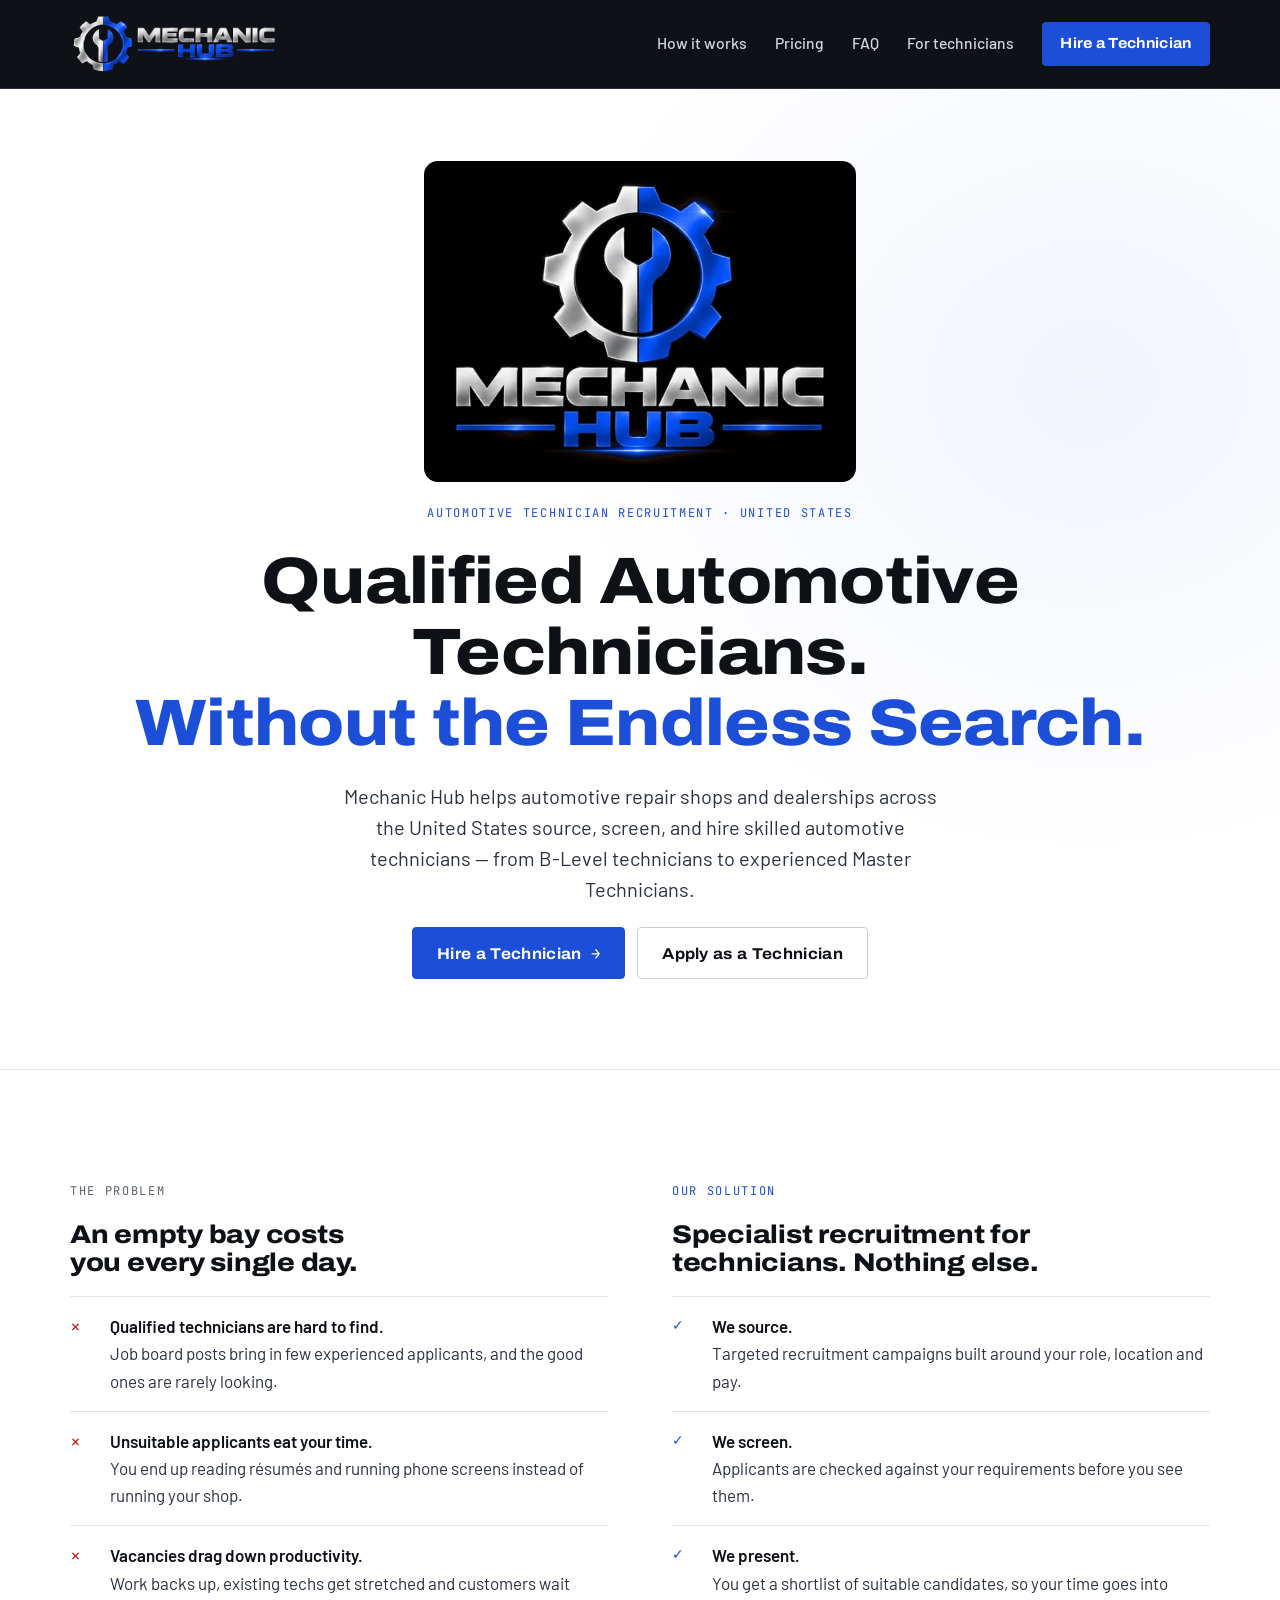
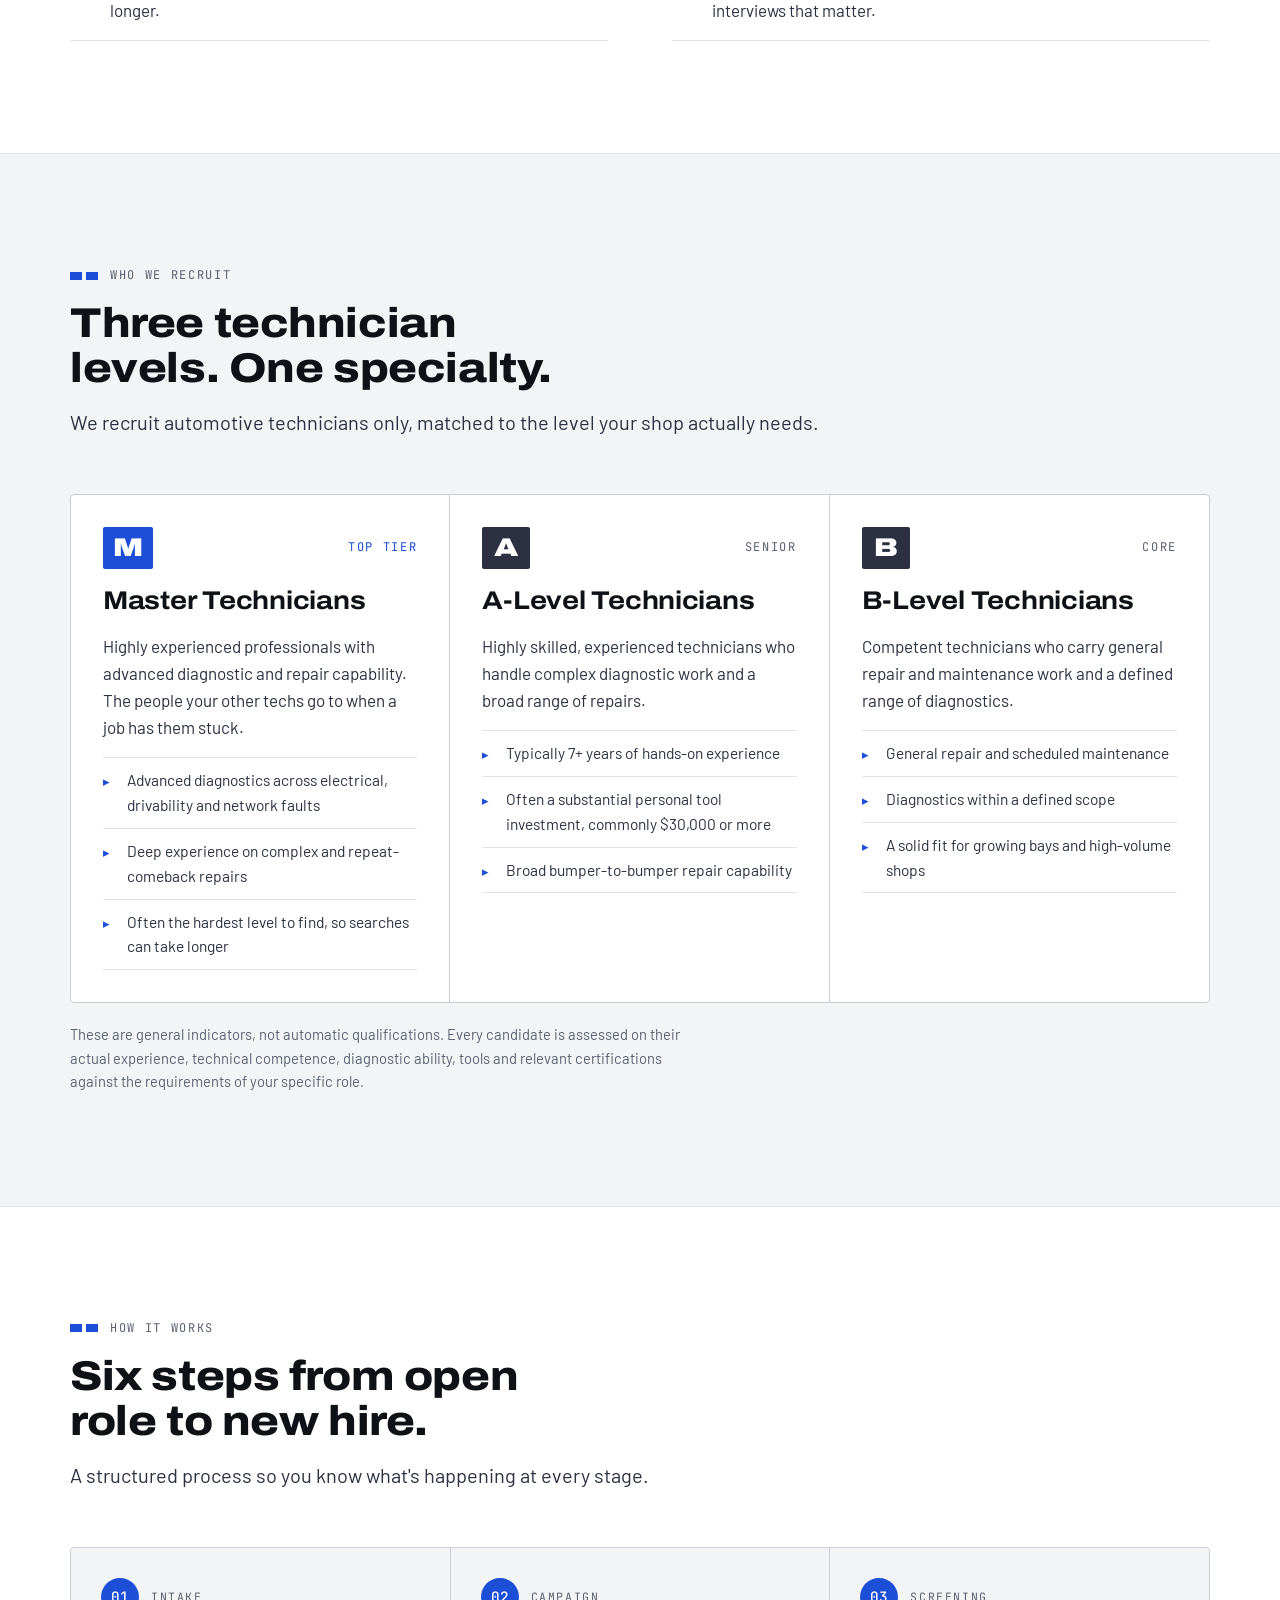
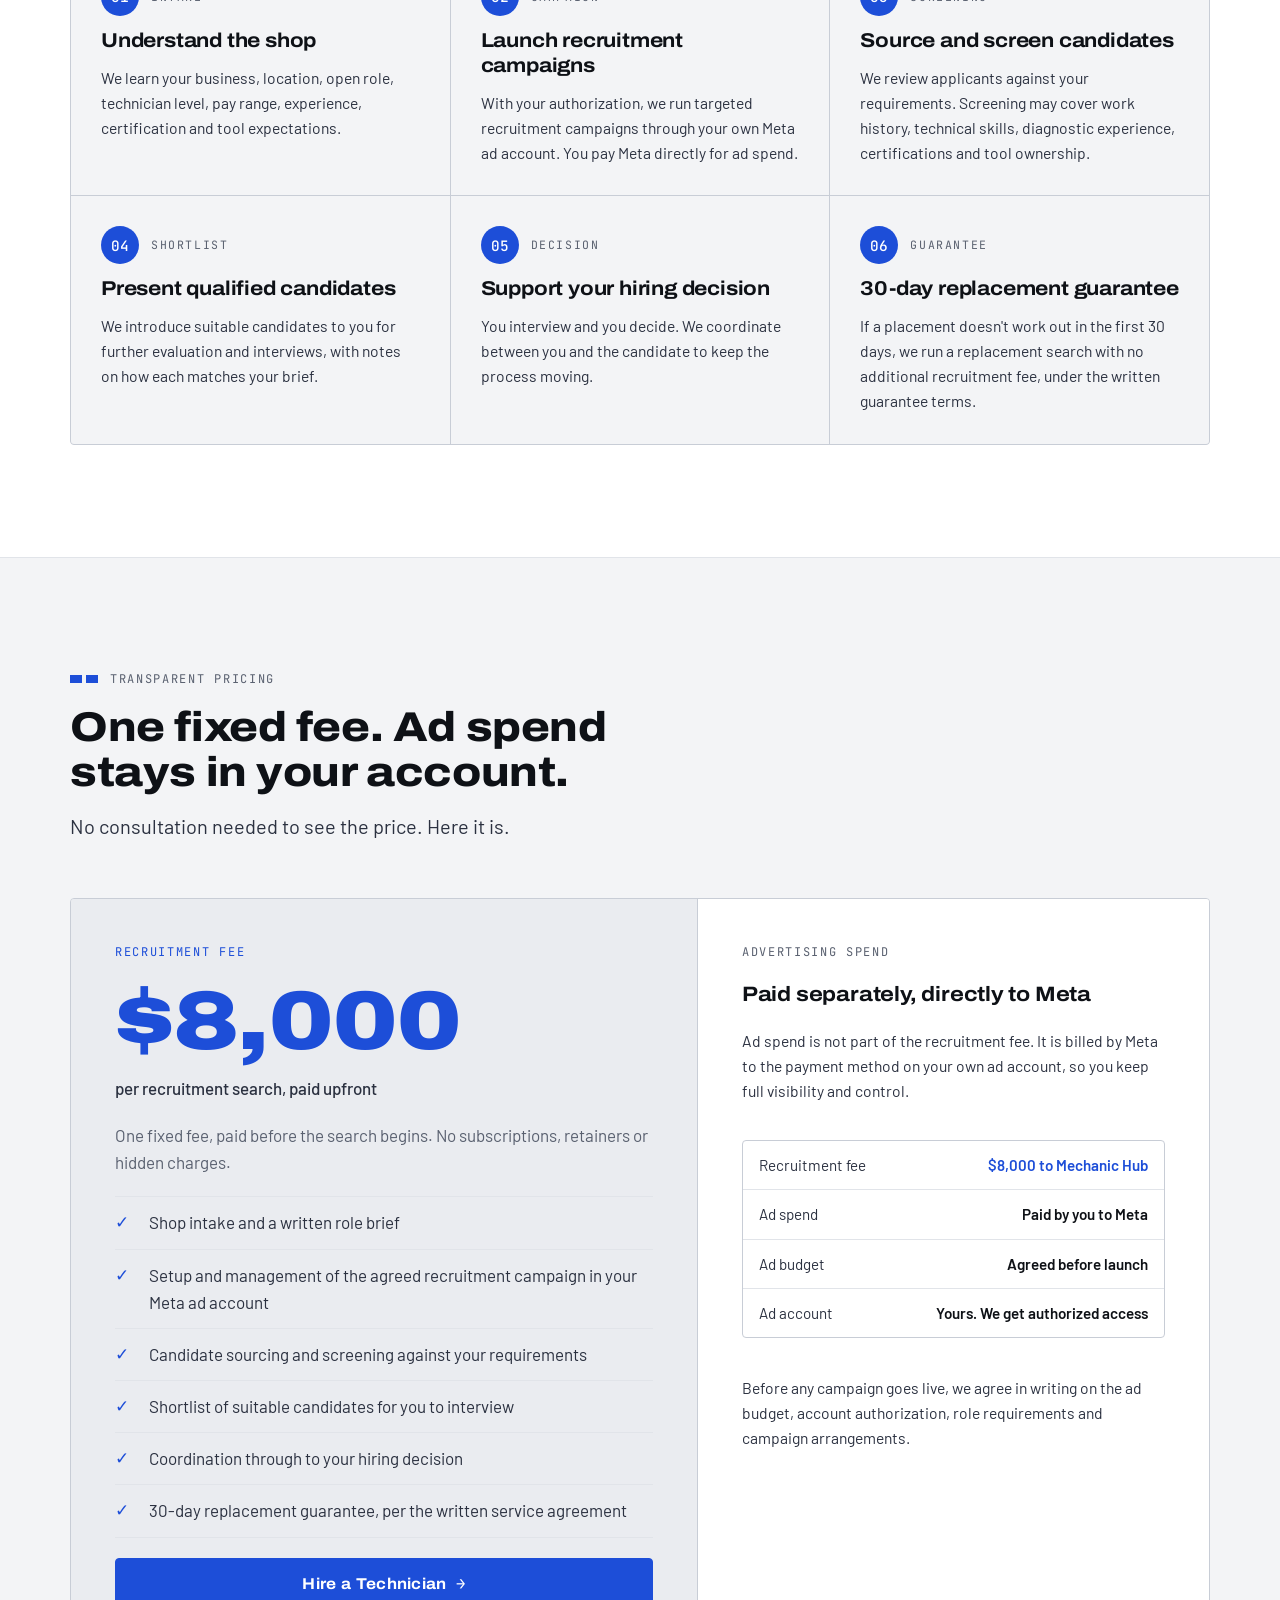
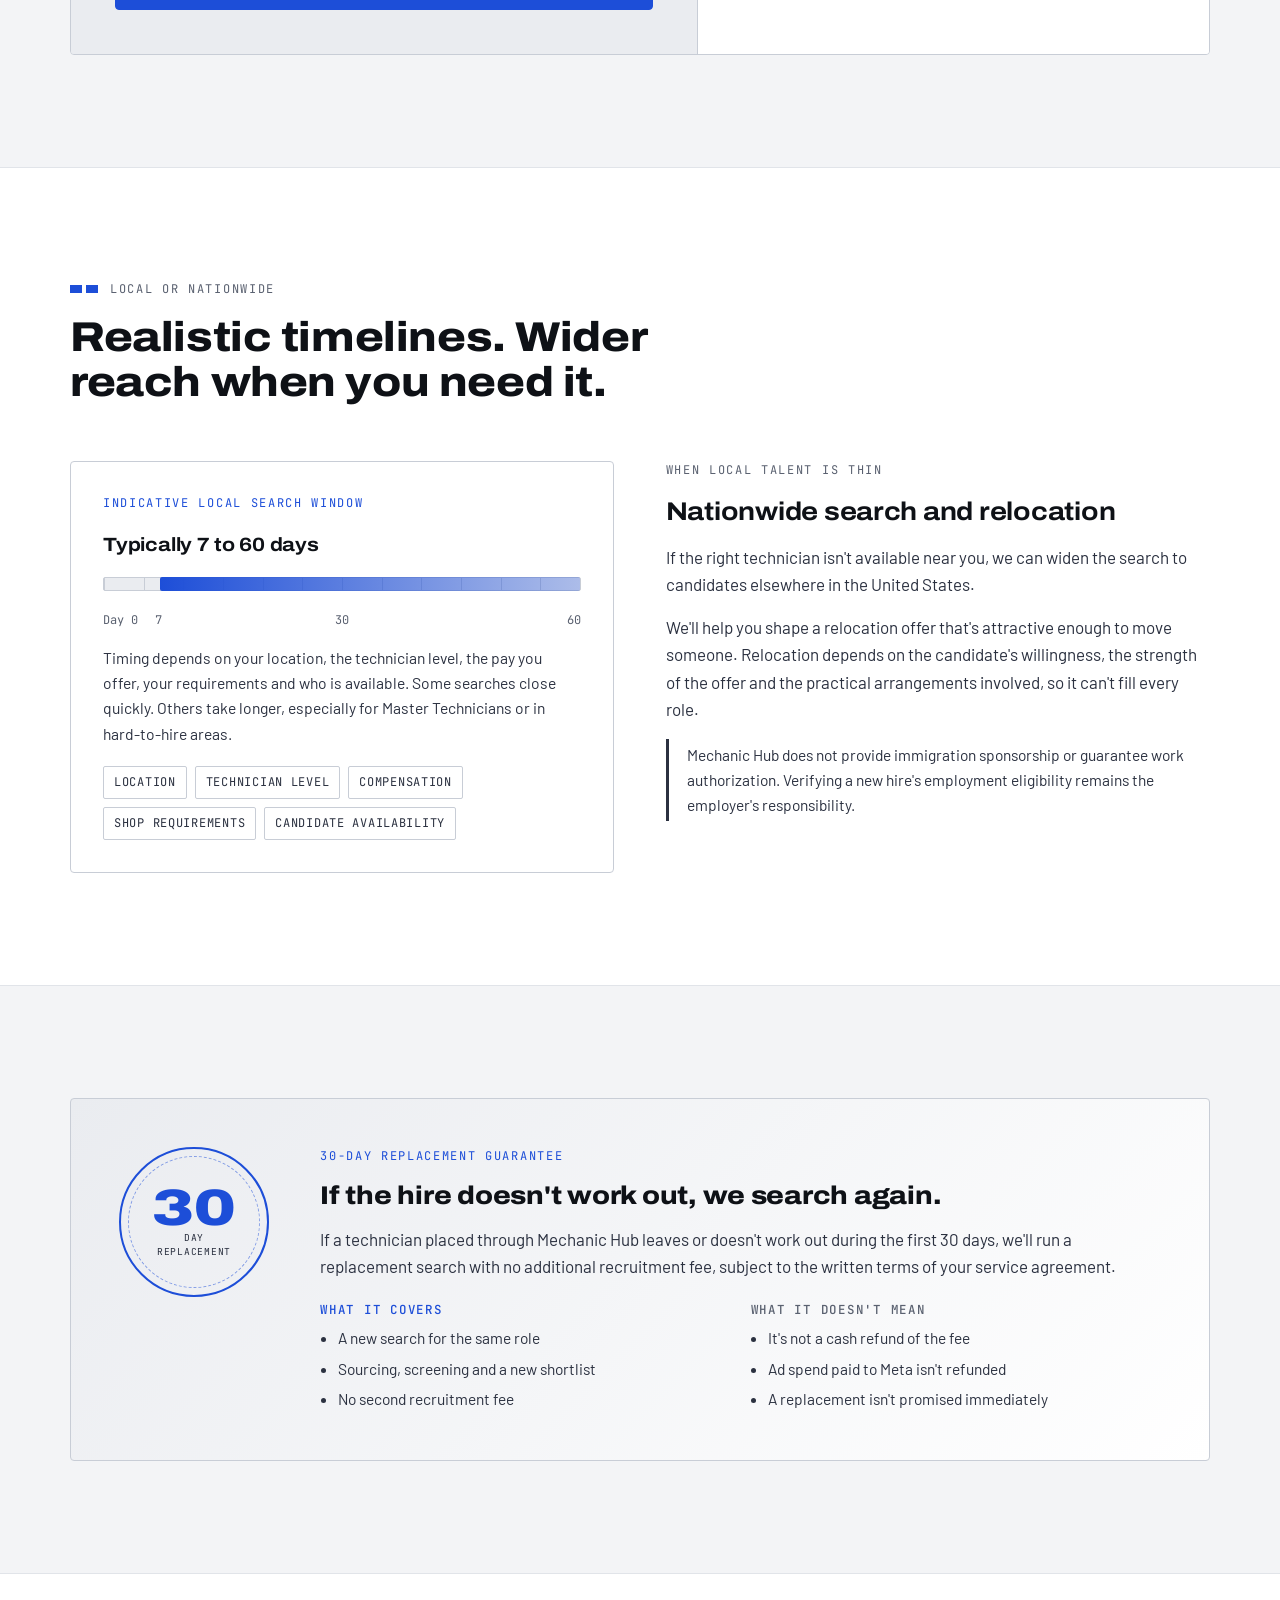
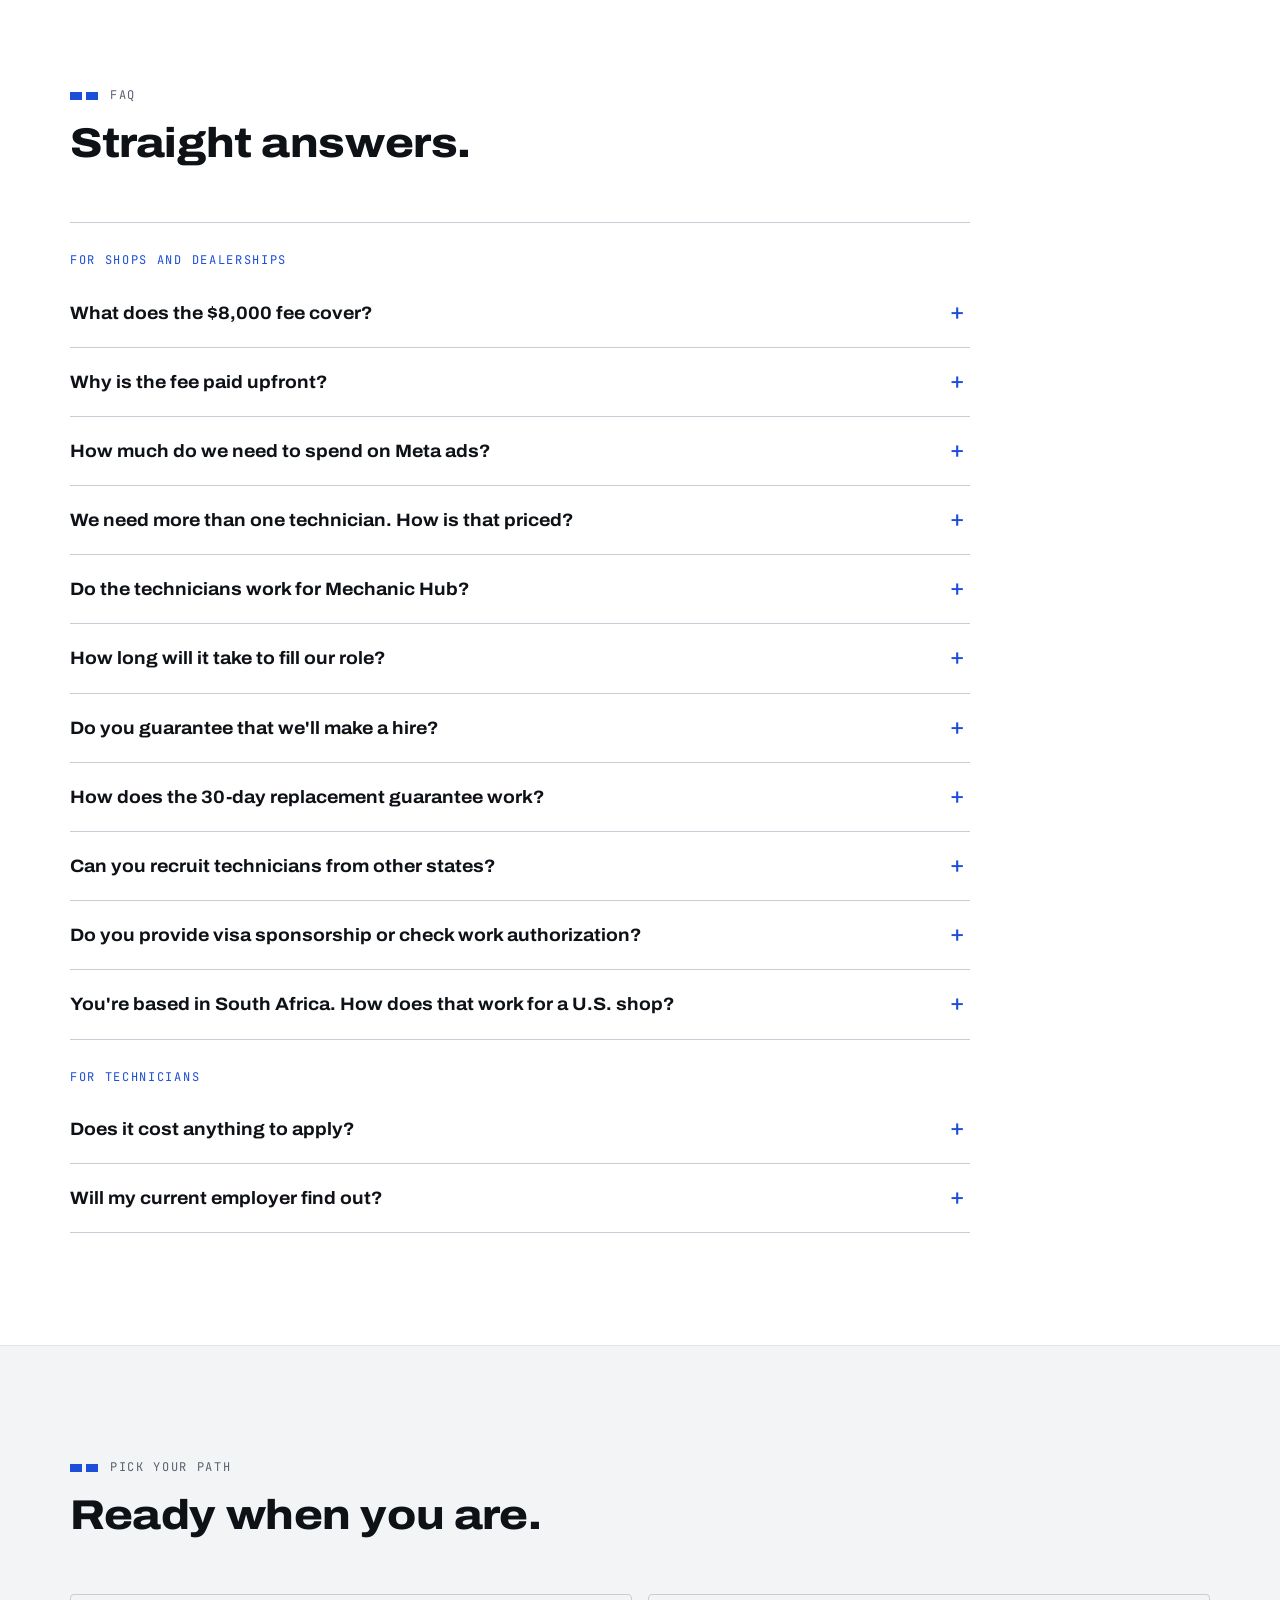
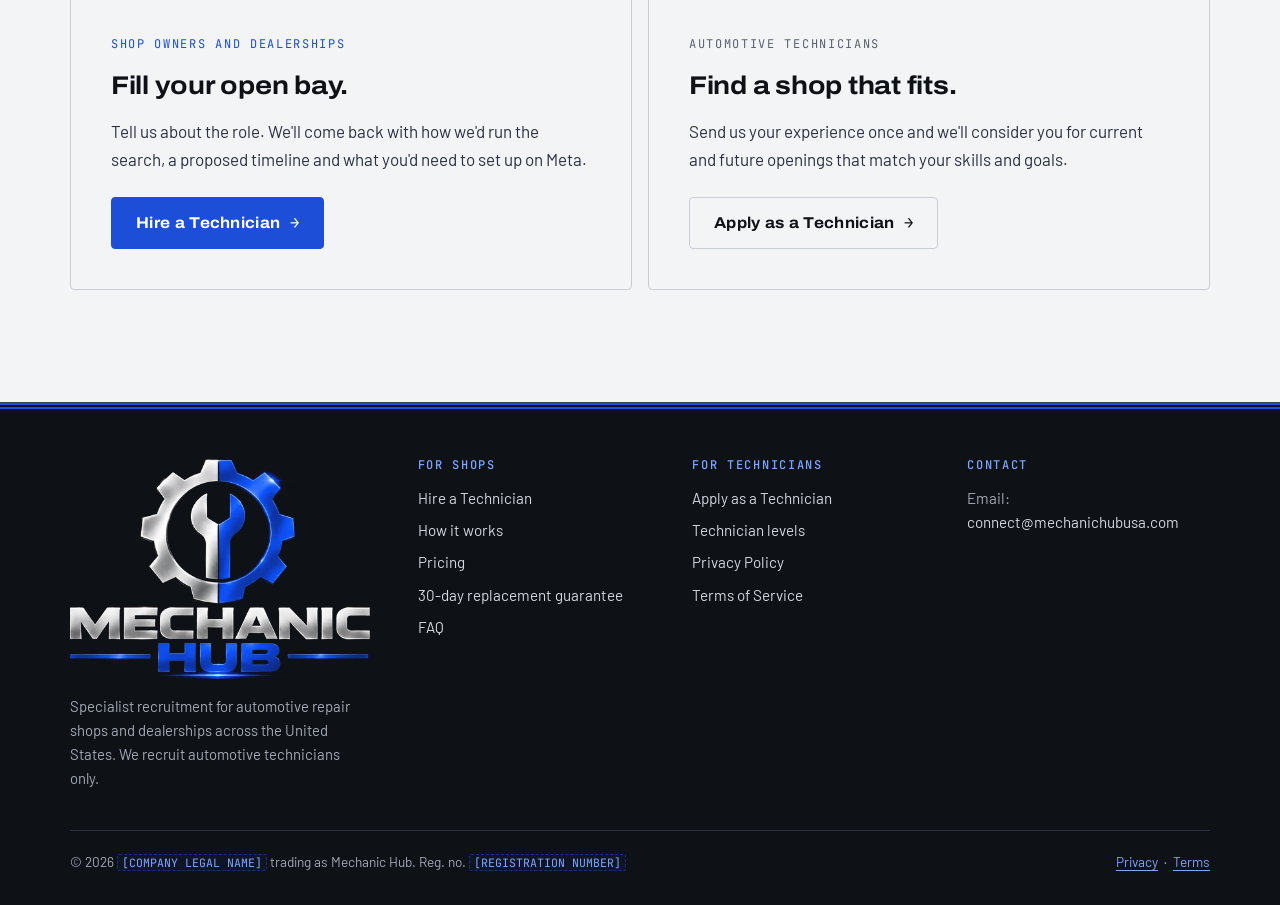
<file: index.html>
<!doctype html>
<html lang="en-US">
<head>
<meta charset="utf-8">
<meta name="viewport" content="width=device-width, initial-scale=1, viewport-fit=cover">
<title>Mechanic Hub | Automotive Technician Recruitment for U.S. Shops</title>
<meta name="description" content="Mechanic Hub sources and screens Master, A-Level and B-Level automotive technicians for U.S. repair shops and dealerships. $8,000 upfront per search. Ad spend paid directly to Meta.">
<link rel="canonical" href="https://mechanichubusa.com/">
<meta name="theme-color" content="#080808">
<meta property="og:type" content="website">
<meta property="og:site_name" content="Mechanic Hub">
<meta property="og:title" content="Mechanic Hub | Automotive Technician Recruitment for U.S. Shops">
<meta property="og:description" content="Mechanic Hub sources and screens Master, A-Level and B-Level automotive technicians for U.S. repair shops and dealerships. $8,000 upfront per search. Ad spend paid directly to Meta.">
<meta property="og:url" content="https://mechanichubusa.com/">
<meta property="og:image" content="https://mechanichubusa.com/assets/og-image.jpg">
<meta name="twitter:card" content="summary_large_image">
<link rel="icon" type="image/png" sizes="32x32" href="/assets/icon-32.png">
<link rel="apple-touch-icon" href="/assets/icon-180.png">
<link rel="preconnect" href="https://fonts.googleapis.com">
<link rel="preconnect" href="https://fonts.gstatic.com" crossorigin>
<link rel="stylesheet" href="https://fonts.googleapis.com/css2?family=Archivo:wdth,wght@100..125,500..900&family=Barlow:wght@400;500;600;700&family=JetBrains+Mono:wght@400;500&display=swap">
<link rel="stylesheet" href="/css/styles.css?v=mw0ely6q">
<link rel="stylesheet" href="/css/theme.css?v=mw0ely6q">

</head>
<body>
<a class="skip-link" href="#main">Skip to content</a>
<header class="site-header">
  <div class="wrap">
    <a class="brand" href="/" aria-label="Mechanic Hub home">
      <img src="/assets/logo-wide.webp" width="518" height="150" alt="Mechanic Hub">
    </a>
    <button class="nav-toggle" type="button" aria-expanded="false" aria-controls="site-nav" aria-label="Open menu"><span></span></button>
    <nav class="nav" id="site-nav" aria-label="Main">
      <a href="/#process">How it works</a>
      <a href="/#pricing">Pricing</a>
      <a href="/#faq">FAQ</a>
      <a href="/apply" data-nav="apply">For technicians</a>
      <a class="btn btn--gold" href="/hire" data-nav="hire">Hire a Technician</a>
    </nav>
  </div>
</header>


<main id="main">
  <section class="hero hero--showcase" aria-labelledby="hero-title">
    <div class="wrap showcase">
      <img class="showcase-logo" src="/assets/logo-stack.webp" width="480" height="360" alt="Mechanic Hub">
      <span class="spec spec--gold">Automotive technician recruitment · United States</span>
      <h1 id="hero-title">Qualified Automotive Technicians. <em>Without the Endless Search.</em></h1>
      <p class="lede">Mechanic Hub helps automotive repair shops and dealerships across the United States source, screen, and hire skilled automotive technicians — from B-Level technicians to experienced Master Technicians.</p>
      <div class="cta-row">
        <a class="btn btn--gold" href="/hire#inquiry">Hire a Technician <span class="arrow" aria-hidden="true">→</span></a>
        <a class="btn" href="/apply#application">Apply as a Technician</a>
      </div>
    </div>
  </section>

  <section class="section" id="problem" aria-labelledby="problem-title">
    <div class="wrap">
      <div class="ps">
        <div class="ps-col">
          <span class="spec">The problem</span>
          <h2 id="problem-title">An empty bay costs you every single day.</h2>
          <ul class="checklist checklist--problem">
            <li><span><strong>Qualified technicians are hard to find.</strong>Job board posts bring in few experienced applicants, and the good ones are rarely looking.</span></li>
            <li><span><strong>Unsuitable applicants eat your time.</strong>You end up reading résumés and running phone screens instead of running your shop.</span></li>
            <li><span><strong>Vacancies drag down productivity.</strong>Work backs up, existing techs get stretched and customers wait longer.</span></li>
          </ul>
        </div>
        <div class="ps-col">
          <span class="spec spec--gold">Our solution</span>
          <h2>Specialist recruitment for technicians. Nothing else.</h2>
          <ul class="checklist checklist--solution">
            <li><span><strong>We source.</strong>Targeted recruitment campaigns built around your role, location and pay.</span></li>
            <li><span><strong>We screen.</strong>Applicants are checked against your requirements before you see them.</span></li>
            <li><span><strong>We present.</strong>You get a shortlist of suitable candidates, so your time goes into interviews that matter.</span></li>
          </ul>
        </div>
      </div>
    </div>
  </section>

  <section class="section section--panel" id="levels" aria-labelledby="levels-title">
    <div class="wrap">
      <div class="section-head">
        <span class="spec">Who we recruit</span>
        <h2 id="levels-title">Three technician levels. One specialty.</h2>
        <p>We recruit automotive technicians only, matched to the level your shop actually needs.</p>
      </div>
      <div class="levels">
  <article class="level level--master">
    <div class="level-tag"><span class="level-badge" aria-hidden="true">M</span><span class="spec spec--gold">Top tier</span></div>
    <h3>Master Technicians</h3>
    <p>Highly experienced professionals with advanced diagnostic and repair capability. The people your other techs go to when a job has them stuck.</p>
    <ul>
      <li>Advanced diagnostics across electrical, drivability and network faults</li>
      <li>Deep experience on complex and repeat-comeback repairs</li>
      <li>Often the hardest level to find, so searches can take longer</li>
    </ul>
  </article>
  <article class="level">
    <div class="level-tag"><span class="level-badge" aria-hidden="true">A</span><span class="spec">Senior</span></div>
    <h3>A-Level Technicians</h3>
    <p>Highly skilled, experienced technicians who handle complex diagnostic work and a broad range of repairs.</p>
    <ul>
      <li>Typically 7+ years of hands-on experience</li>
      <li>Often a substantial personal tool investment, commonly $30,000 or more</li>
      <li>Broad bumper-to-bumper repair capability</li>
    </ul>
  </article>
  <article class="level">
    <div class="level-tag"><span class="level-badge" aria-hidden="true">B</span><span class="spec">Core</span></div>
    <h3>B-Level Technicians</h3>
    <p>Competent technicians who carry general repair and maintenance work and a defined range of diagnostics.</p>
    <ul>
      <li>General repair and scheduled maintenance</li>
      <li>Diagnostics within a defined scope</li>
      <li>A solid fit for growing bays and high-volume shops</li>
    </ul>
  </article>
</div>
<p class="fineprint">These are general indicators, not automatic qualifications. Every candidate is assessed on their actual experience, technical competence, diagnostic ability, tools and relevant certifications against the requirements of your specific role.</p>

    </div>
  </section>

  <section class="section" id="process" aria-labelledby="process-title">
    <div class="wrap">
      <div class="section-head">
        <span class="spec">How it works</span>
        <h2 id="process-title">Six steps from open role to new hire.</h2>
        <p>A structured process so you know what's happening at every stage.</p>
      </div>
      <ol class="process">
  <li>
    <div class="num"><span>Intake</span></div>
    <h3>Understand the shop</h3>
    <p>We learn your business, location, open role, technician level, pay range, experience, certification and tool expectations.</p>
  </li>
  <li>
    <div class="num"><span>Campaign</span></div>
    <h3>Launch recruitment campaigns</h3>
    <p>With your authorization, we run targeted recruitment campaigns through your own Meta ad account. You pay Meta directly for ad spend.</p>
  </li>
  <li>
    <div class="num"><span>Screening</span></div>
    <h3>Source and screen candidates</h3>
    <p>We review applicants against your requirements. Screening may cover work history, technical skills, diagnostic experience, certifications and tool ownership.</p>
  </li>
  <li>
    <div class="num"><span>Shortlist</span></div>
    <h3>Present qualified candidates</h3>
    <p>We introduce suitable candidates to you for further evaluation and interviews, with notes on how each matches your brief.</p>
  </li>
  <li>
    <div class="num"><span>Decision</span></div>
    <h3>Support your hiring decision</h3>
    <p>You interview and you decide. We coordinate between you and the candidate to keep the process moving.</p>
  </li>
  <li>
    <div class="num"><span>Guarantee</span></div>
    <h3>30-day replacement guarantee</h3>
    <p>If a placement doesn't work out in the first 30 days, we run a replacement search with no additional recruitment fee, under the written guarantee terms.</p>
  </li>
</ol>

    </div>
  </section>

  <section class="section section--panel" id="pricing" aria-labelledby="pricing-title">
    <div class="wrap">
      <div class="section-head">
        <span class="spec">Transparent pricing</span>
        <h2 id="pricing-title">One fixed fee. Ad spend stays in your account.</h2>
        <p>No consultation needed to see the price. Here it is.</p>
      </div>
      <div class="pricing">
  <div class="price-main">
    <span class="spec spec--gold">Recruitment fee</span>
    <div class="price-figure"><span class="amount">$8,000</span><span class="unit">per recruitment search, paid upfront</span></div>
    <p class="muted">One fixed fee, paid before the search begins. No subscriptions, retainers or hidden charges.</p>
    <ul class="includes">
      <li>Shop intake and a written role brief</li>
      <li>Setup and management of the agreed recruitment campaign in your Meta ad account</li>
      <li>Candidate sourcing and screening against your requirements</li>
      <li>Shortlist of suitable candidates for you to interview</li>
      <li>Coordination through to your hiring decision</li>
      <li>30-day replacement guarantee, per the written service agreement</li>
    </ul>
    <a class="btn btn--gold" href="/hire#inquiry">Hire a Technician <span class="arrow" aria-hidden="true">→</span></a>
  </div>
  <div class="price-side">
    <span class="spec">Advertising spend</span>
    <h3>Paid separately, directly to Meta</h3>
    <p>Ad spend is not part of the recruitment fee. It is billed by Meta to the payment method on your own ad account, so you keep full visibility and control.</p>
    <dl class="ledger">
      <div><dt>Recruitment fee</dt><dd class="g">$8,000 to Mechanic Hub</dd></div>
      <div><dt>Ad spend</dt><dd>Paid by you to Meta</dd></div>
      <div><dt>Ad budget</dt><dd>Agreed before launch</dd></div>
      <div><dt>Ad account</dt><dd>Yours. We get authorized access</dd></div>
    </dl>
    <p>Before any campaign goes live, we agree in writing on the ad budget, account authorization, role requirements and campaign arrangements.</p>
  </div>
</div>

    </div>
  </section>

  <section class="section" id="reach" aria-labelledby="reach-title">
    <div class="wrap">
      <div class="section-head">
        <span class="spec">Local or nationwide</span>
        <h2 id="reach-title">Realistic timelines. Wider reach when you need it.</h2>
      </div>
      <div class="reach">
  <div class="gauge">
    <span class="spec spec--gold">Indicative local search window</span>
    <h3>Typically 7 to 60 days</h3>
    <div class="gauge-bar" role="img" aria-label="Indicative search window from day 7 to day 60"><i></i></div>
    <div class="gauge-scale" aria-hidden="true"><span style="left:0">Day 0</span><span style="left:11.67%">7</span><span style="left:50%">30</span><span style="left:100%">60</span></div>
    <p>Timing depends on your location, the technician level, the pay you offer, your requirements and who is available. Some searches close quickly. Others take longer, especially for Master Technicians or in hard-to-hire areas.</p>
    <ul class="factor-list" aria-label="Factors that affect search time">
      <li>Location</li><li>Technician level</li><li>Compensation</li><li>Shop requirements</li><li>Candidate availability</li>
    </ul>
  </div>
  <div class="reach-text">
    <span class="spec">When local talent is thin</span>
    <h3>Nationwide search and relocation</h3>
    <p>If the right technician isn't available near you, we can widen the search to candidates elsewhere in the United States.</p>
    <p>We'll help you shape a relocation offer that's attractive enough to move someone. Relocation depends on the candidate's willingness, the strength of the offer and the practical arrangements involved, so it can't fill every role.</p>
    <p class="callout">Mechanic Hub does not provide immigration sponsorship or guarantee work authorization. Verifying a new hire's employment eligibility remains the employer's responsibility.</p>
  </div>
</div>

    </div>
  </section>

  <section class="section section--panel" id="guarantee" aria-label="30-day replacement guarantee">
    <div class="wrap">
      <div class="guarantee">
  <div class="seal" aria-hidden="true"><div><b>30</b><span>Day<br>replacement</span></div></div>
  <div class="guarantee-body">
    <span class="spec spec--gold">30-day replacement guarantee</span>
    <h2>If the hire doesn't work out, we search again.</h2>
    <p>If a technician placed through Mechanic Hub leaves or doesn't work out during the first 30 days, we'll run a replacement search with no additional recruitment fee, subject to the written terms of your service agreement.</p>
    <div class="gcols">
      <div>
        <h3>What it covers</h3>
        <ul>
          <li>A new search for the same role</li>
          <li>Sourcing, screening and a new shortlist</li>
          <li>No second recruitment fee</li>
        </ul>
      </div>
      <div>
        <h3 class="neg">What it doesn't mean</h3>
        <ul>
          <li>It's not a cash refund of the fee</li>
          <li>Ad spend paid to Meta isn't refunded</li>
          <li>A replacement isn't promised immediately</li>
        </ul>
      </div>
    </div>
  </div>
</div>

    </div>
  </section>

  <section class="section" id="faq" aria-labelledby="faq-title">
    <div class="wrap">
      <div class="section-head">
        <span class="spec">FAQ</span>
        <h2 id="faq-title">Straight answers.</h2>
      </div>
      <div class="faq">
  <div class="faq-group">For shops and dealerships</div>
  <details>
    <summary>What does the $8,000 fee cover?</summary>
    <div class="answer"><p>One recruitment search: intake and role brief, setup and management of the agreed recruitment campaign in your Meta ad account, candidate sourcing and screening, a shortlist of suitable candidates, coordination through your hiring decision, and the 30-day replacement guarantee under your written agreement.</p></div>
  </details>
  <details>
    <summary>Why is the fee paid upfront?</summary>
    <div class="answer"><p>The work starts the moment you sign: building the role brief, configuring campaigns and screening applicants. An upfront fee lets us commit that time to your search. You know the full recruitment cost before anything begins.</p></div>
  </details>
  <details>
    <summary>How much do we need to spend on Meta ads?</summary>
    <div class="answer"><p>It depends on your market, the technician level and how competitive the role is. We agree on a budget with you before any campaign launches. Ad spend is billed by Meta directly to the payment method on your own ad account, and it is separate from the recruitment fee.</p></div>
  </details>
  <details>
    <summary>We need more than one technician. How is that priced?</summary>
    <div class="answer"><p>The fee is $8,000 per recruitment search engagement. If you need several technicians, we'll scope it with you and confirm in writing how many engagements apply before you pay anything.</p></div>
  </details>
  <details>
    <summary>Do the technicians work for Mechanic Hub?</summary>
    <div class="answer"><p>No. This is permanent, direct-hire recruitment. You interview the candidates, make the hiring decision and employ the technician directly.</p></div>
  </details>
  <details>
    <summary>How long will it take to fill our role?</summary>
    <div class="answer"><p>A local search typically takes around 7 to 60 days. Location, technician level, pay, your requirements and candidate availability all affect timing. Master Technician roles and hard-to-hire areas often take longer. We can't promise a role will be filled within a set number of days.</p></div>
  </details>
  <details>
    <summary>Do you guarantee that we'll make a hire?</summary>
    <div class="answer"><p>No recruiter can honestly guarantee that. We guarantee a structured process: campaigns aimed at your role, screening against your requirements and a shortlist of suitable candidates. The hiring decision is always yours.</p></div>
  </details>
  <details>
    <summary>How does the 30-day replacement guarantee work?</summary>
    <div class="answer"><p>If a placed technician leaves or doesn't work out in the first 30 days, we run a replacement search with no additional recruitment fee, subject to the written guarantee terms in your service agreement. It's a replacement service, not a refund. Ad spend paid to Meta isn't refunded, and a replacement can't be promised immediately.</p></div>
  </details>
  <details>
    <summary>Can you recruit technicians from other states?</summary>
    <div class="answer"><p>Yes. If local talent is limited, we can run a nationwide search and help you build a relocation offer. Whether it works depends on the candidate's willingness, the offer and the practical arrangements, so relocation can't fill every role.</p></div>
  </details>
  <details>
    <summary>Do you provide visa sponsorship or check work authorization?</summary>
    <div class="answer"><p>We don't provide immigration sponsorship and we don't guarantee work authorization. Verifying a new hire's employment eligibility remains the employer's responsibility.</p></div>
  </details>
  <details>
    <summary>You're based in South Africa. How does that work for a U.S. shop?</summary>
    <div class="answer"><p>Our team operates from South Africa and works with shops across the United States. Campaigns run in your own Meta account targeting your area, and we schedule calls at times that suit your time zone.</p></div>
  </details>
  <div class="faq-group">For technicians</div>
  <details>
    <summary>Does it cost anything to apply?</summary>
    <div class="answer"><p>No. Mechanic Hub does not charge technicians to submit a profile or to be considered for roles.</p></div>
  </details>
  <details>
    <summary>Will my current employer find out?</summary>
    <div class="answer"><p>We don't share your profile with a shop without discussing the specific opportunity with you first.</p></div>
  </details>
</div>

    </div>
  </section>

  <section class="section section--panel final" aria-labelledby="final-title">
  <div class="wrap">
    <div class="section-head">
      <span class="spec">Pick your path</span>
      <h2 id="final-title">Ready when you are.</h2>
    </div>
    <div class="final-grid">
      <div class="final-card">
        <span class="spec spec--gold">Shop owners and dealerships</span>
        <h3>Fill your open bay.</h3>
        <p>Tell us about the role. We'll come back with how we'd run the search, a proposed timeline and what you'd need to set up on Meta.</p>
        <a class="btn btn--gold" href="/hire#inquiry">Hire a Technician <span class="arrow" aria-hidden="true">→</span></a>
      </div>
      <div class="final-card">
        <span class="spec">Automotive technicians</span>
        <h3>Find a shop that fits.</h3>
        <p>Send us your experience once and we'll consider you for current and future openings that match your skills and goals.</p>
        <a class="btn" href="/apply#application">Apply as a Technician <span class="arrow" aria-hidden="true">→</span></a>
      </div>
    </div>
  </div>
</section>

</main>

<footer class="site-footer">
  <div class="wrap">
    <div class="footer-grid">
      <div class="footer-brand">
        <img src="/assets/logo-footer.webp" width="464" height="341" alt="Mechanic Hub" loading="lazy">
        <p>Specialist recruitment for automotive repair shops and dealerships across the United States. We recruit automotive technicians only.</p>
      </div>
      <div class="footer-col">
        <h2>For shops</h2>
        <ul>
          <li><a href="/hire">Hire a Technician</a></li>
          <li><a href="/#process">How it works</a></li>
          <li><a href="/#pricing">Pricing</a></li>
          <li><a href="/#guarantee">30-day replacement guarantee</a></li>
          <li><a href="/#faq">FAQ</a></li>
        </ul>
      </div>
      <div class="footer-col">
        <h2>For technicians</h2>
        <ul>
          <li><a href="/apply">Apply as a Technician</a></li>
          <li><a href="/#levels">Technician levels</a></li>
          <li><a href="/privacy">Privacy Policy</a></li>
          <li><a href="/terms">Terms of Service</a></li>
        </ul>
      </div>
      <div class="footer-col">
        <h2>Contact</h2>
        <ul>
          <li>Email: <a href="mailto:connect@mechanichubusa.com?subject=Mechanic%20Hub%20inquiry">connect@mechanichubusa.com</a></li>
        </ul>
      </div>
    </div>
    <div class="footer-bottom">
      <span>&copy; <span data-year>2026</span> <span class="placeholder">[COMPANY LEGAL NAME]</span> trading as Mechanic Hub. Reg. no. <span class="placeholder">[REGISTRATION NUMBER]</span></span>
      <span><a href="/privacy">Privacy</a> &nbsp;·&nbsp; <a href="/terms">Terms</a></span>
    </div>
  </div>
</footer>
<script src="/js/rules.js?v=mw0ely6q" defer></script>
<script src="/js/main.js?v=mw0ely6q" defer></script>

</body>
</html>
</file>
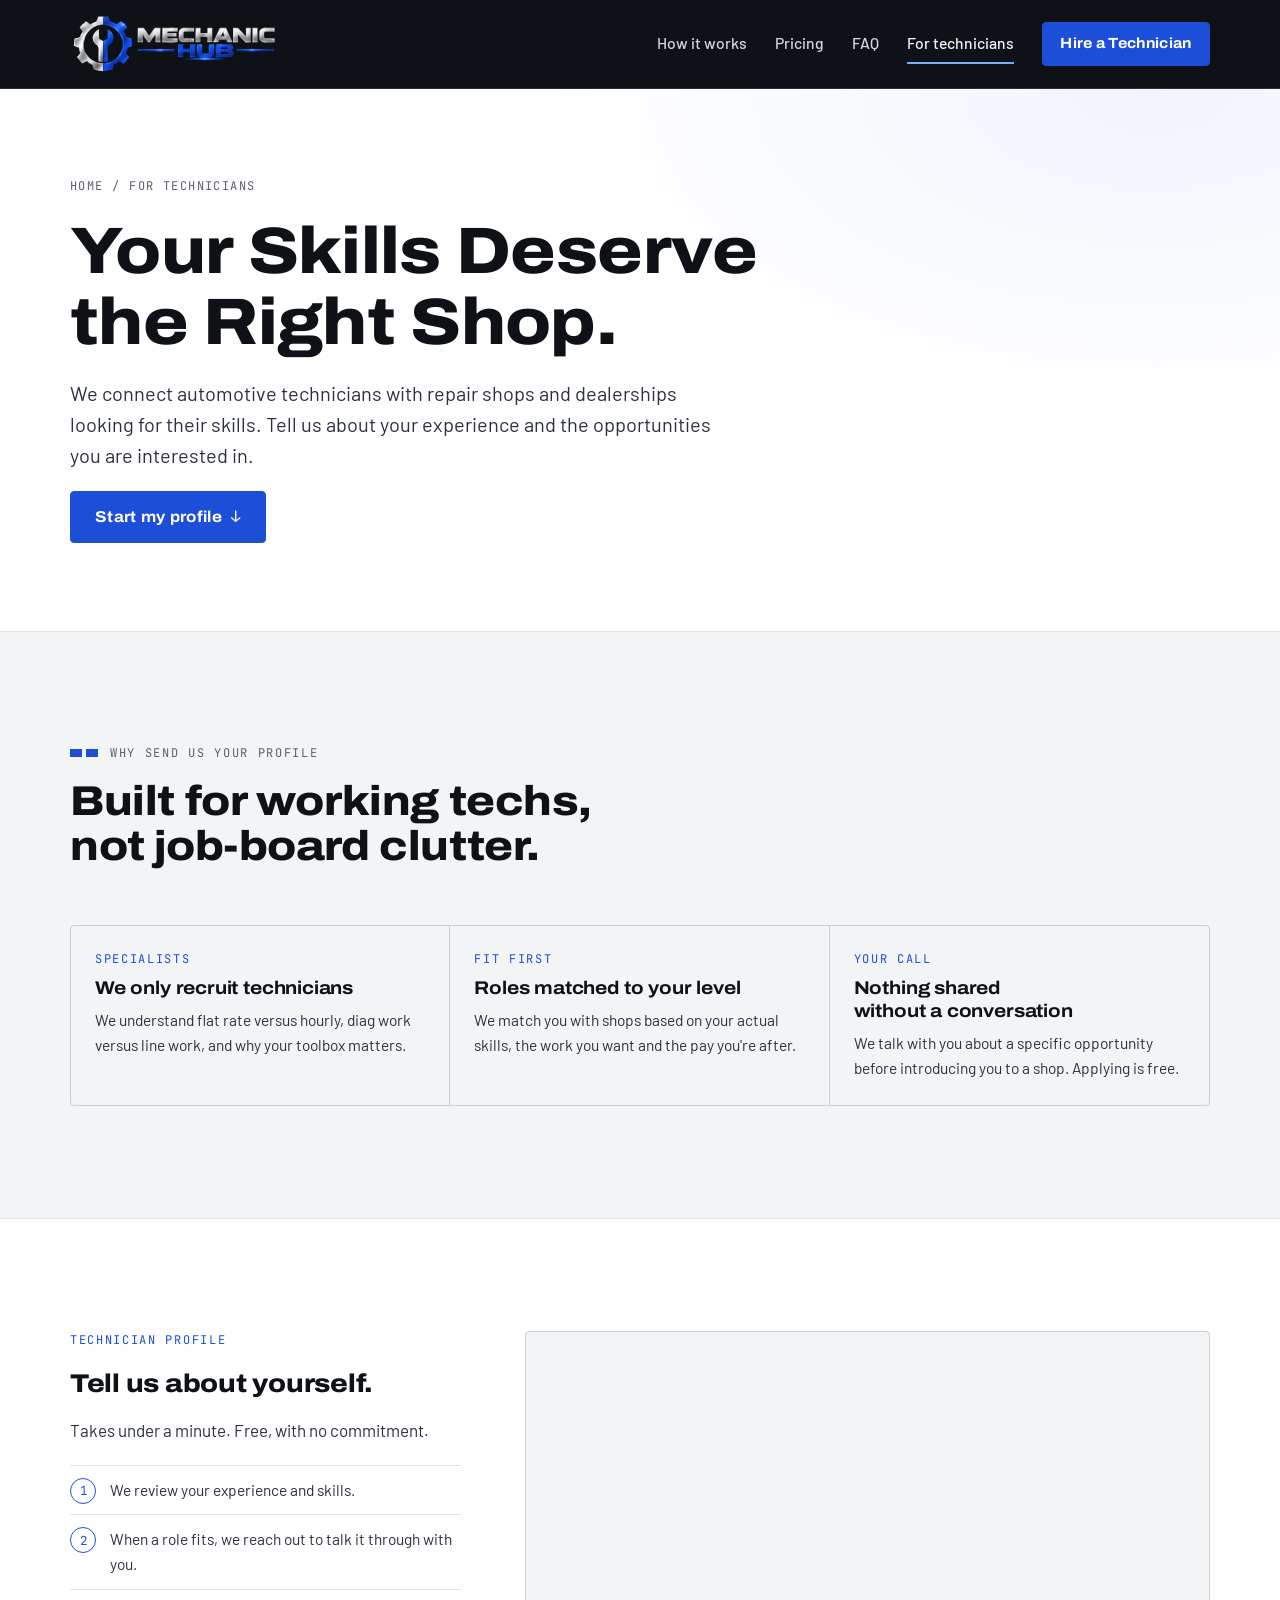
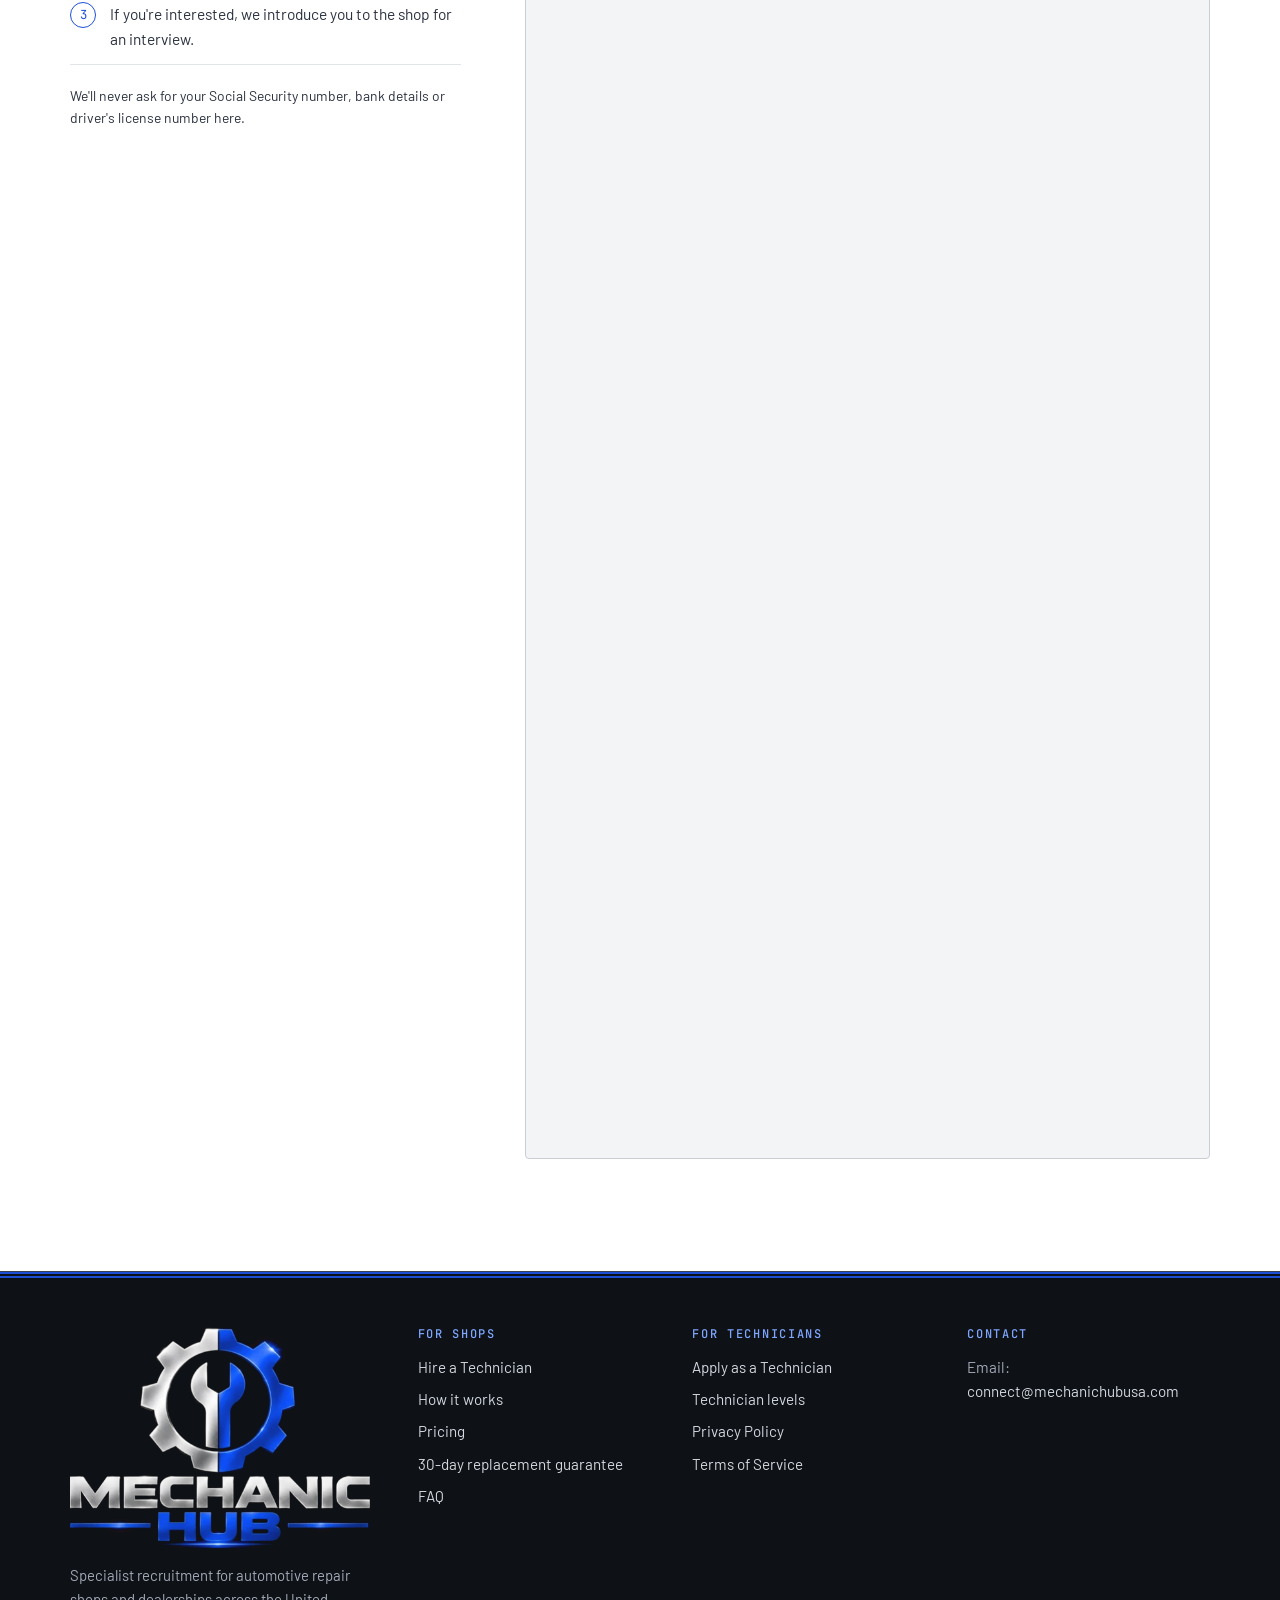
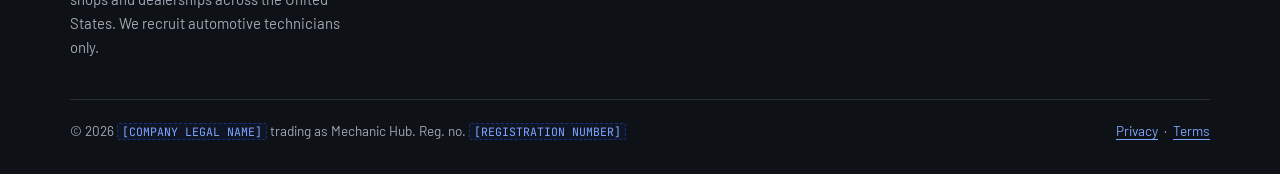
<file: apply form.html>
<!doctype html>
<html lang="en-US">
<head>
<meta charset="utf-8">
<meta name="viewport" content="width=device-width, initial-scale=1, viewport-fit=cover">
<title>Apply as an Automotive Technician | Mechanic Hub</title>
<meta name="description" content="Master, A-Level and B-Level automotive technicians: send your profile once and get considered for repair shop and dealership roles across the United States. Free to apply.">
<link rel="canonical" href="https://mechanichubusa.com/apply">
<meta name="theme-color" content="#080808">
<meta property="og:type" content="website">
<meta property="og:site_name" content="Mechanic Hub">
<meta property="og:title" content="Apply as an Automotive Technician | Mechanic Hub">
<meta property="og:description" content="Master, A-Level and B-Level automotive technicians: send your profile once and get considered for repair shop and dealership roles across the United States. Free to apply.">
<meta property="og:url" content="https://mechanichubusa.com/apply">
<meta property="og:image" content="https://mechanichubusa.com/assets/og-image.jpg">
<meta name="twitter:card" content="summary_large_image">
<link rel="icon" type="image/png" sizes="32x32" href="/assets/icon-32.png">
<link rel="apple-touch-icon" href="/assets/icon-180.png">
<link rel="preconnect" href="https://fonts.googleapis.com">
<link rel="preconnect" href="https://fonts.gstatic.com" crossorigin>
<link rel="stylesheet" href="https://fonts.googleapis.com/css2?family=Archivo:wdth,wght@100..125,500..900&family=Barlow:wght@400;500;600;700&family=JetBrains+Mono:wght@400;500&display=swap">
<link rel="stylesheet" href="/css/styles.css?v=mw0f4ah0">
<link rel="stylesheet" href="/css/theme.css?v=mw0f4ah0">

</head>
<body>
<a class="skip-link" href="#main">Skip to content</a>
<header class="site-header">
  <div class="wrap">
    <a class="brand" href="/" aria-label="Mechanic Hub home">
      <img src="/assets/logo-wide.webp" width="518" height="150" alt="Mechanic Hub">
    </a>
    <button class="nav-toggle" type="button" aria-expanded="false" aria-controls="site-nav" aria-label="Open menu"><span></span></button>
    <nav class="nav" id="site-nav" aria-label="Main">
      <a href="/#process">How it works</a>
      <a href="/#pricing">Pricing</a>
      <a href="/#faq">FAQ</a>
      <a href="/apply" data-nav="apply" aria-current="page">For technicians</a>
      <a class="btn btn--gold" href="/hire" data-nav="hire">Hire a Technician</a>
    </nav>
  </div>
</header>


<main id="main">
  <section class="page-hero" aria-labelledby="apply-title">
    <div class="wrap">
      <span class="breadcrumb"><a href="/">Home</a> / For technicians</span>
      <h1 id="apply-title">Your Skills Deserve the Right Shop.</h1>
      <p class="lede">We connect automotive technicians with repair shops and dealerships looking for their skills. Tell us about your experience and the opportunities you are interested in.</p>
      <div class="cta-row">
        <a class="btn btn--gold" href="#application">Start my profile <span class="arrow" aria-hidden="true">↓</span></a>
      </div>
    </div>
  </section>

  <section class="section section--panel" aria-labelledby="why-title">
    <div class="wrap">
      <div class="section-head">
        <span class="spec">Why send us your profile</span>
        <h2 id="why-title">Built for working techs, not job-board clutter.</h2>
      </div>
      <div class="tech-points">
        <div><span class="spec spec--gold">Specialists</span><h3>We only recruit technicians</h3><p>We understand flat rate versus hourly, diag work versus line work, and why your toolbox matters.</p></div>
        <div><span class="spec spec--gold">Fit first</span><h3>Roles matched to your level</h3><p>We match you with shops based on your actual skills, the work you want and the pay you're after.</p></div>
        <div><span class="spec spec--gold">Your call</span><h3>Nothing shared without a conversation</h3><p>We talk with you about a specific opportunity before introducing you to a shop. Applying is free.</p></div>
      </div>
    </div>
  </section>

  <section class="section" id="application" aria-labelledby="application-title">
    <div class="wrap form-shell">
      <div class="form-aside">
        <span class="spec spec--gold">Technician profile</span>
        <h2 id="application-title">Tell us about yourself.</h2>
        <p>Takes under a minute. Free, with no commitment.</p>
        <ol class="next-list">
          <li>We review your experience and skills.</li>
          <li>When a role fits, we reach out to talk it through with you.</li>
          <li>If you're interested, we introduce you to the shop for an interview.</li>
        </ol>
        <p class="hint">We'll never ask for your Social Security number, bank details or driver's license number here.</p>
      </div>

      <div class="ghl-embed" data-form-wrap>
        <iframe
          src="https://app.mechanichubusa.com/widget/form/5h14dSlNGylOxopan5eQ"
          style="width:100%;height:1394px;border:none;border-radius:4px"
          id="inline-5h14dSlNGylOxopan5eQ"
          data-layout="{'id':'INLINE'}"
          data-trigger-type="alwaysShow"
          data-trigger-value=""
          data-activation-type="alwaysActivated"
          data-activation-value=""
          data-deactivation-type="neverDeactivate"
          data-deactivation-value=""
          data-form-name="B2C Website Form"
          data-height="1394"
          data-layout-iframe-id="inline-5h14dSlNGylOxopan5eQ"
          data-form-id="5h14dSlNGylOxopan5eQ"
          data-cookie-consent="true"
          data-cookie-consent-provider="auto"
          title="B2C Website Form">
        </iframe>
        <script src="https://app.mechanichubusa.com/js/form_embed.js"></script>
      </div>
    </div>
  </section>
</main>

<footer class="site-footer">
  <div class="wrap">
    <div class="footer-grid">
      <div class="footer-brand">
        <img src="/assets/logo-footer.webp" width="464" height="341" alt="Mechanic Hub" loading="lazy">
        <p>Specialist recruitment for automotive repair shops and dealerships across the United States. We recruit automotive technicians only.</p>
      </div>
      <div class="footer-col">
        <h2>For shops</h2>
        <ul>
          <li><a href="/hire">Hire a Technician</a></li>
          <li><a href="/#process">How it works</a></li>
          <li><a href="/#pricing">Pricing</a></li>
          <li><a href="/#guarantee">30-day replacement guarantee</a></li>
          <li><a href="/#faq">FAQ</a></li>
        </ul>
      </div>
      <div class="footer-col">
        <h2>For technicians</h2>
        <ul>
          <li><a href="/apply">Apply as a Technician</a></li>
          <li><a href="/#levels">Technician levels</a></li>
          <li><a href="/privacy">Privacy Policy</a></li>
          <li><a href="/terms">Terms of Service</a></li>
        </ul>
      </div>
      <div class="footer-col">
        <h2>Contact</h2>
        <ul>
          <li>Email: <a href="mailto:connect@mechanichubusa.com?subject=Mechanic%20Hub%20inquiry">connect@mechanichubusa.com</a></li>
        </ul>
      </div>
    </div>
    <div class="footer-bottom">
      <span>&copy; <span data-year>2026</span> <span class="placeholder">[COMPANY LEGAL NAME]</span> trading as Mechanic Hub. Reg. no. <span class="placeholder">[REGISTRATION NUMBER]</span></span>
      <span><a href="/privacy">Privacy</a> &nbsp;·&nbsp; <a href="/terms">Terms</a></span>
    </div>
  </div>
</footer>
<script src="/js/rules.js?v=mw0f4ah0" defer></script>
<script src="/js/main.js?v=mw0f4ah0" defer></script>

</body>
</html>
</file>
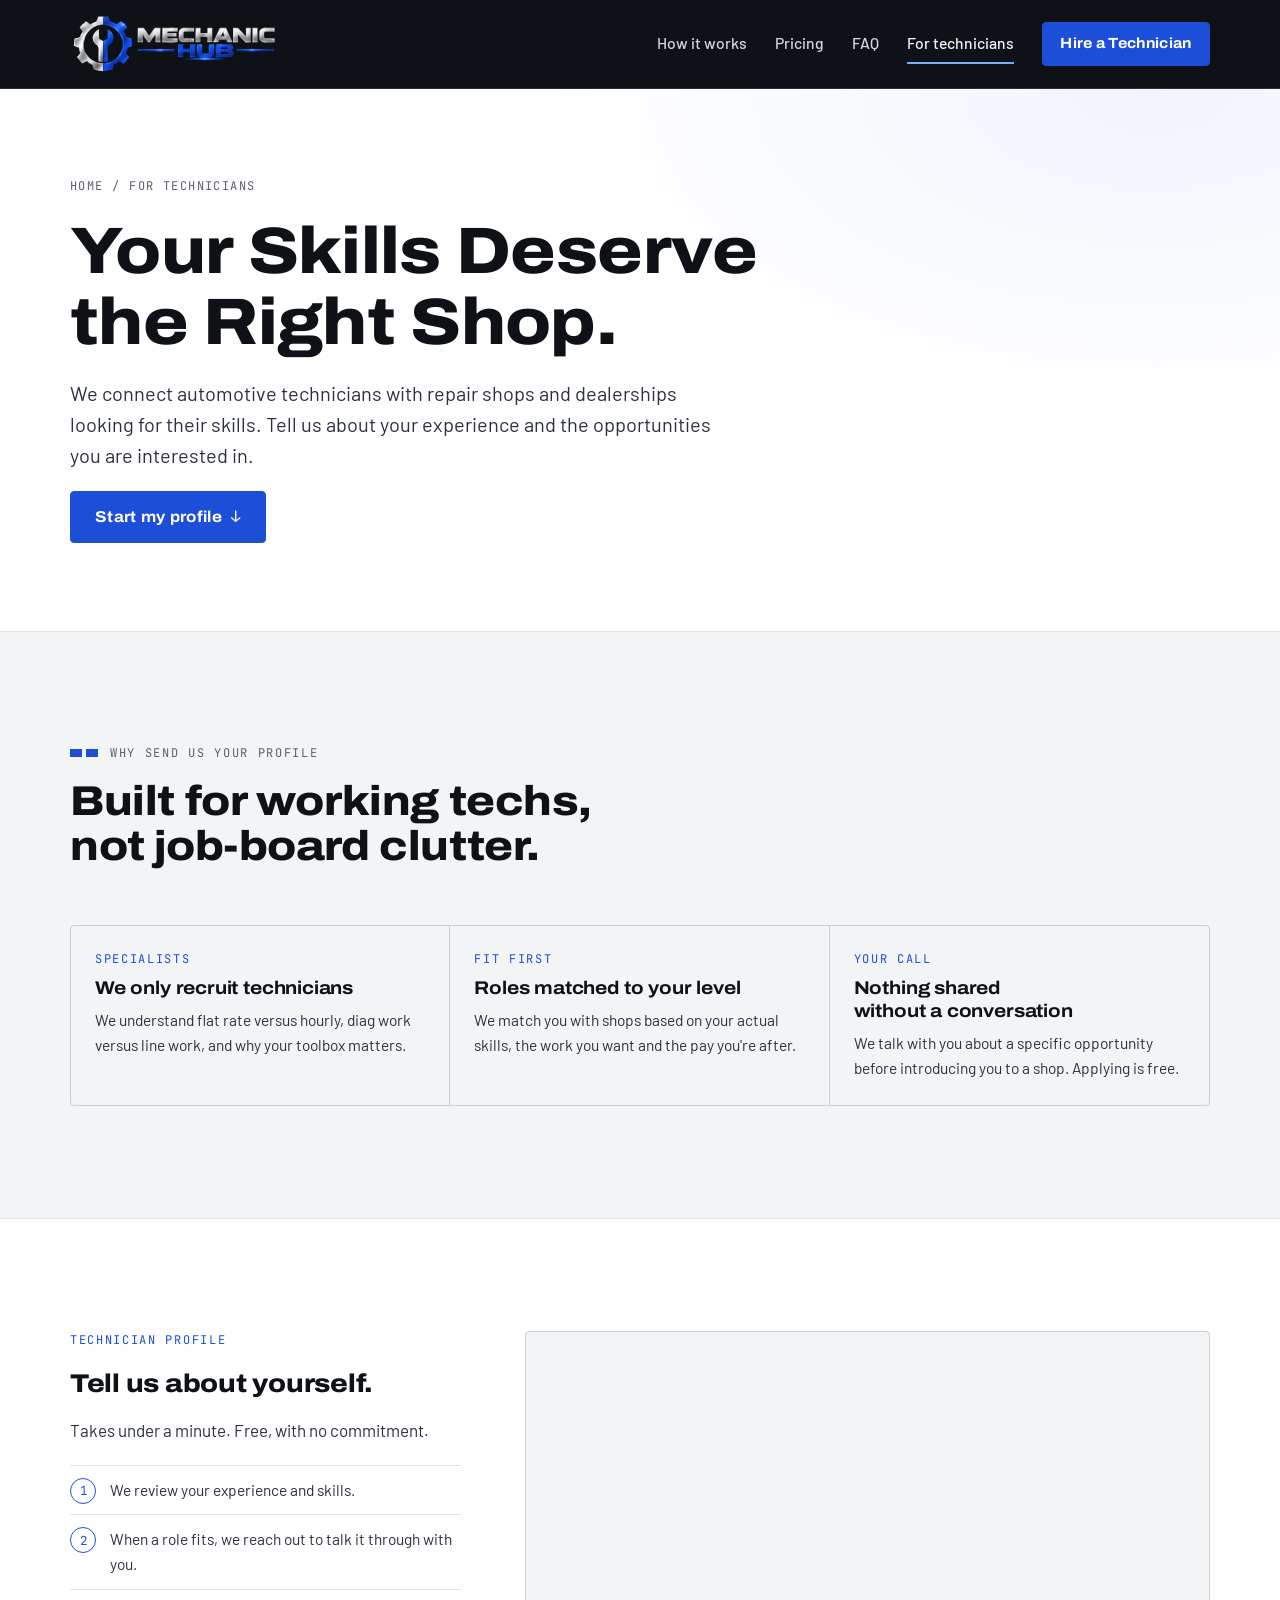
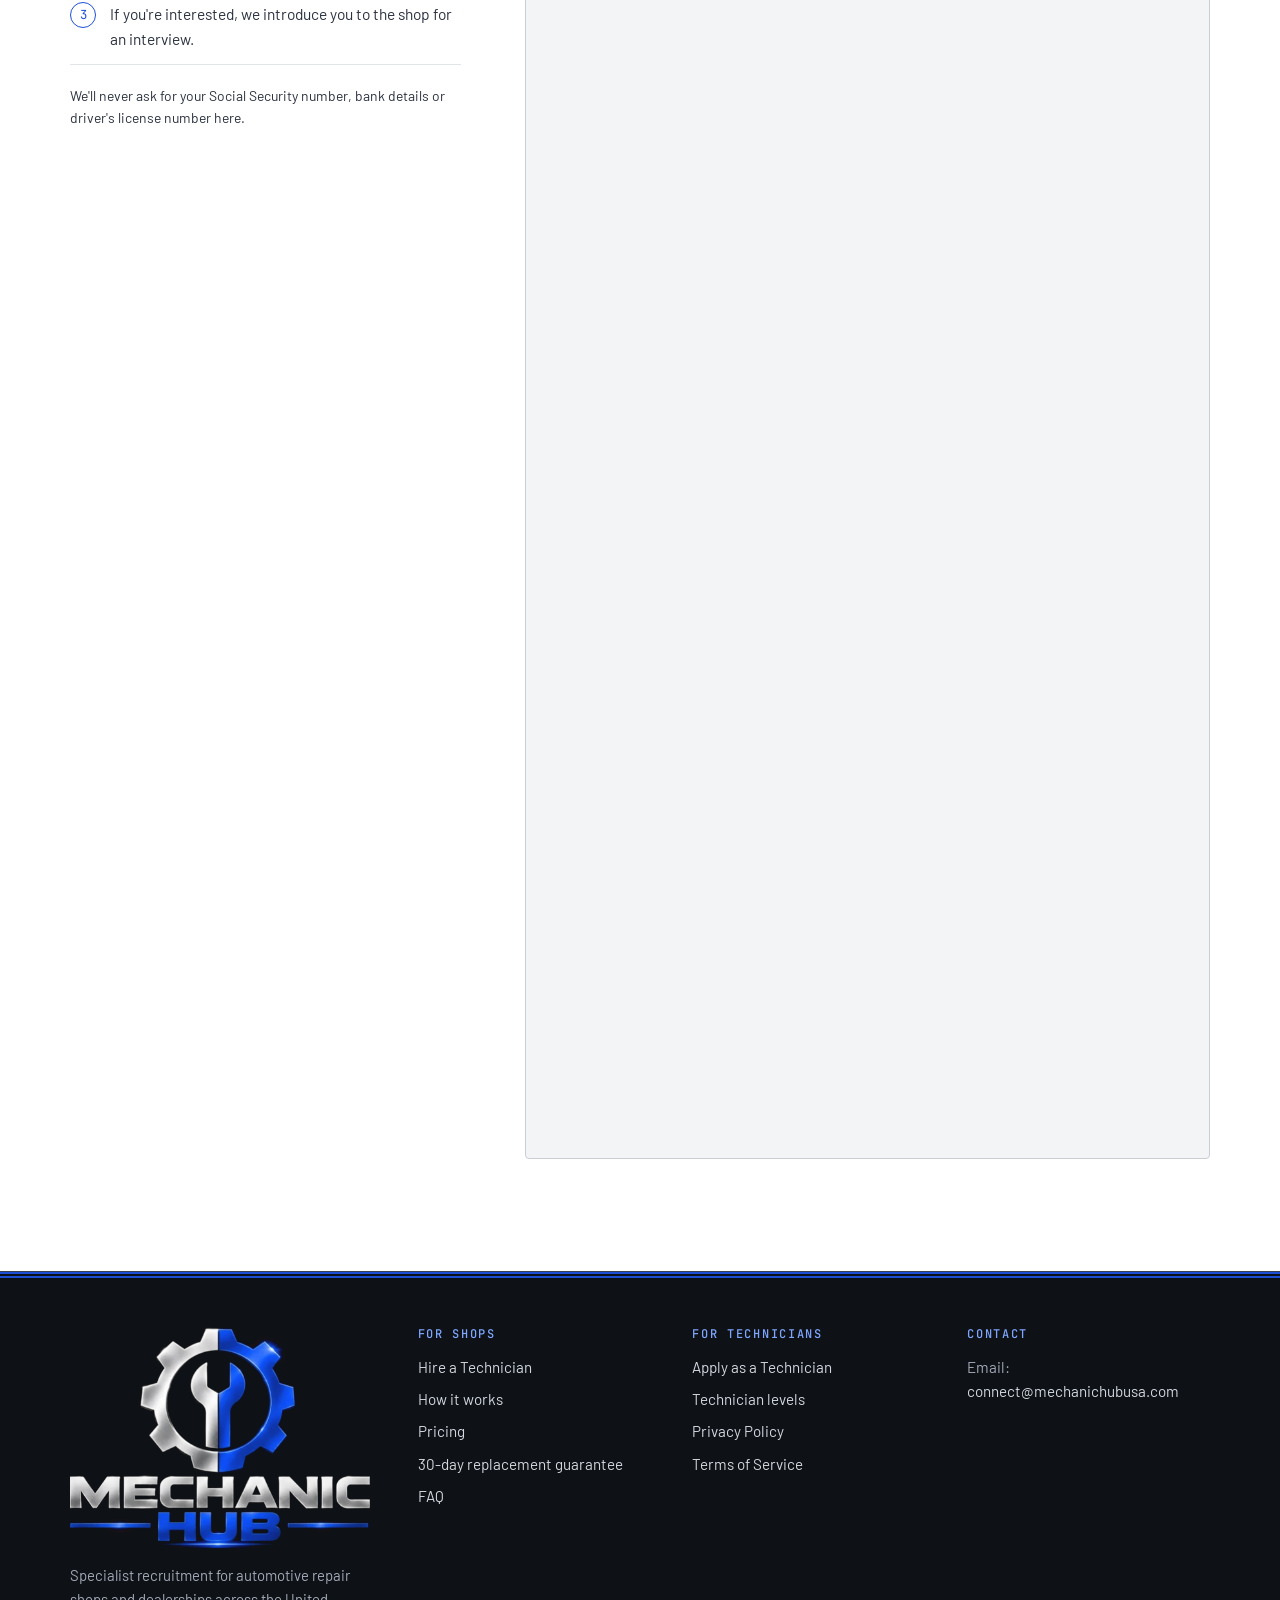
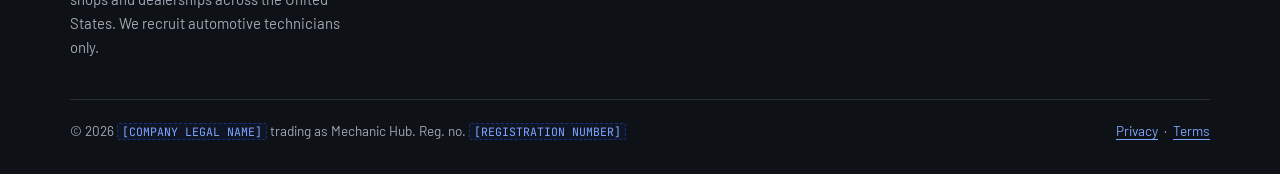
<file: apply.html>
<!doctype html>
<html lang="en-US">
<head>
<meta charset="utf-8">
<meta name="viewport" content="width=device-width, initial-scale=1, viewport-fit=cover">
<title>Apply as an Automotive Technician | Mechanic Hub</title>
<meta name="description" content="Master, A-Level and B-Level automotive technicians: send your profile once and get considered for repair shop and dealership roles across the United States. Free to apply.">
<link rel="canonical" href="https://mechanichubusa.com/apply">
<meta name="theme-color" content="#080808">
<meta property="og:type" content="website">
<meta property="og:site_name" content="Mechanic Hub">
<meta property="og:title" content="Apply as an Automotive Technician | Mechanic Hub">
<meta property="og:description" content="Master, A-Level and B-Level automotive technicians: send your profile once and get considered for repair shop and dealership roles across the United States. Free to apply.">
<meta property="og:url" content="https://mechanichubusa.com/apply">
<meta property="og:image" content="https://mechanichubusa.com/assets/og-image.jpg">
<meta name="twitter:card" content="summary_large_image">
<link rel="icon" type="image/png" sizes="32x32" href="/assets/icon-32.png">
<link rel="apple-touch-icon" href="/assets/icon-180.png">
<link rel="preconnect" href="https://fonts.googleapis.com">
<link rel="preconnect" href="https://fonts.gstatic.com" crossorigin>
<link rel="stylesheet" href="https://fonts.googleapis.com/css2?family=Archivo:wdth,wght@100..125,500..900&family=Barlow:wght@400;500;600;700&family=JetBrains+Mono:wght@400;500&display=swap">
<link rel="stylesheet" href="/css/styles.css?v=mw0fmwhg">
<link rel="stylesheet" href="/css/theme.css?v=mw0fmwhg">

</head>
<body>
<a class="skip-link" href="#main">Skip to content</a>
<header class="site-header">
  <div class="wrap">
    <a class="brand" href="/" aria-label="Mechanic Hub home">
      <img src="/assets/logo-wide.webp" width="518" height="150" alt="Mechanic Hub">
    </a>
    <button class="nav-toggle" type="button" aria-expanded="false" aria-controls="site-nav" aria-label="Open menu"><span></span></button>
    <nav class="nav" id="site-nav" aria-label="Main">
      <a href="/#process">How it works</a>
      <a href="/#pricing">Pricing</a>
      <a href="/#faq">FAQ</a>
      <a href="/apply" data-nav="apply" aria-current="page">For technicians</a>
      <a class="btn btn--gold" href="/hire" data-nav="hire">Hire a Technician</a>
    </nav>
  </div>
</header>


<main id="main">
  <section class="page-hero" aria-labelledby="apply-title">
    <div class="wrap">
      <span class="breadcrumb"><a href="/">Home</a> / For technicians</span>
      <h1 id="apply-title">Your Skills Deserve the Right Shop.</h1>
      <p class="lede">We connect automotive technicians with repair shops and dealerships looking for their skills. Tell us about your experience and the opportunities you are interested in.</p>
      <div class="cta-row">
        <a class="btn btn--gold" href="#application">Start my profile <span class="arrow" aria-hidden="true">↓</span></a>
      </div>
    </div>
  </section>

  <section class="section section--panel" aria-labelledby="why-title">
    <div class="wrap">
      <div class="section-head">
        <span class="spec">Why send us your profile</span>
        <h2 id="why-title">Built for working techs, not job-board clutter.</h2>
      </div>
      <div class="tech-points">
        <div><span class="spec spec--gold">Specialists</span><h3>We only recruit technicians</h3><p>We understand flat rate versus hourly, diag work versus line work, and why your toolbox matters.</p></div>
        <div><span class="spec spec--gold">Fit first</span><h3>Roles matched to your level</h3><p>We match you with shops based on your actual skills, the work you want and the pay you're after.</p></div>
        <div><span class="spec spec--gold">Your call</span><h3>Nothing shared without a conversation</h3><p>We talk with you about a specific opportunity before introducing you to a shop. Applying is free.</p></div>
      </div>
    </div>
  </section>

  <section class="section" id="application" aria-labelledby="application-title">
    <div class="wrap form-shell">
      <div class="form-aside">
        <span class="spec spec--gold">Technician profile</span>
        <h2 id="application-title">Tell us about yourself.</h2>
        <p>Takes under a minute. Free, with no commitment.</p>
        <ol class="next-list">
          <li>We review your experience and skills.</li>
          <li>When a role fits, we reach out to talk it through with you.</li>
          <li>If you're interested, we introduce you to the shop for an interview.</li>
        </ol>
        <p class="hint">We'll never ask for your Social Security number, bank details or driver's license number here.</p>
      </div>

      <div class="ghl-embed" data-form-wrap>
        <iframe
          src="https://app.mechanichubusa.com/widget/form/5h14dSlNGylOxopan5eQ"
          style="width:100%;height:1394px;border:none;border-radius:4px"
          id="inline-5h14dSlNGylOxopan5eQ"
          data-layout="{'id':'INLINE'}"
          data-trigger-type="alwaysShow"
          data-trigger-value=""
          data-activation-type="alwaysActivated"
          data-activation-value=""
          data-deactivation-type="neverDeactivate"
          data-deactivation-value=""
          data-form-name="B2C Website Form"
          data-height="1394"
          data-layout-iframe-id="inline-5h14dSlNGylOxopan5eQ"
          data-form-id="5h14dSlNGylOxopan5eQ"
          data-cookie-consent="false"
          data-cookie-consent-provider="auto"
          title="B2C Website Form">
        </iframe>
        <script src="https://app.mechanichubusa.com/js/form_embed.js"></script>
      </div>
    </div>
  </section>
</main>

<footer class="site-footer">
  <div class="wrap">
    <div class="footer-grid">
      <div class="footer-brand">
        <img src="/assets/logo-footer.webp" width="464" height="341" alt="Mechanic Hub" loading="lazy">
        <p>Specialist recruitment for automotive repair shops and dealerships across the United States. We recruit automotive technicians only.</p>
      </div>
      <div class="footer-col">
        <h2>For shops</h2>
        <ul>
          <li><a href="/hire">Hire a Technician</a></li>
          <li><a href="/#process">How it works</a></li>
          <li><a href="/#pricing">Pricing</a></li>
          <li><a href="/#guarantee">30-day replacement guarantee</a></li>
          <li><a href="/#faq">FAQ</a></li>
        </ul>
      </div>
      <div class="footer-col">
        <h2>For technicians</h2>
        <ul>
          <li><a href="/apply">Apply as a Technician</a></li>
          <li><a href="/#levels">Technician levels</a></li>
          <li><a href="/privacy">Privacy Policy</a></li>
          <li><a href="/terms">Terms of Service</a></li>
        </ul>
      </div>
      <div class="footer-col">
        <h2>Contact</h2>
        <ul>
          <li>Email: <a href="mailto:connect@mechanichubusa.com?subject=Mechanic%20Hub%20inquiry">connect@mechanichubusa.com</a></li>
        </ul>
      </div>
    </div>
    <div class="footer-bottom">
      <span>&copy; <span data-year>2026</span> <span class="placeholder">[COMPANY LEGAL NAME]</span> trading as Mechanic Hub. Reg. no. <span class="placeholder">[REGISTRATION NUMBER]</span></span>
      <span><a href="/privacy">Privacy</a> &nbsp;·&nbsp; <a href="/terms">Terms</a></span>
    </div>
  </div>
</footer>
<script src="/js/rules.js?v=mw0fmwhg" defer></script>
<script src="/js/main.js?v=mw0fmwhg" defer></script>

</body>
</html>
</file>
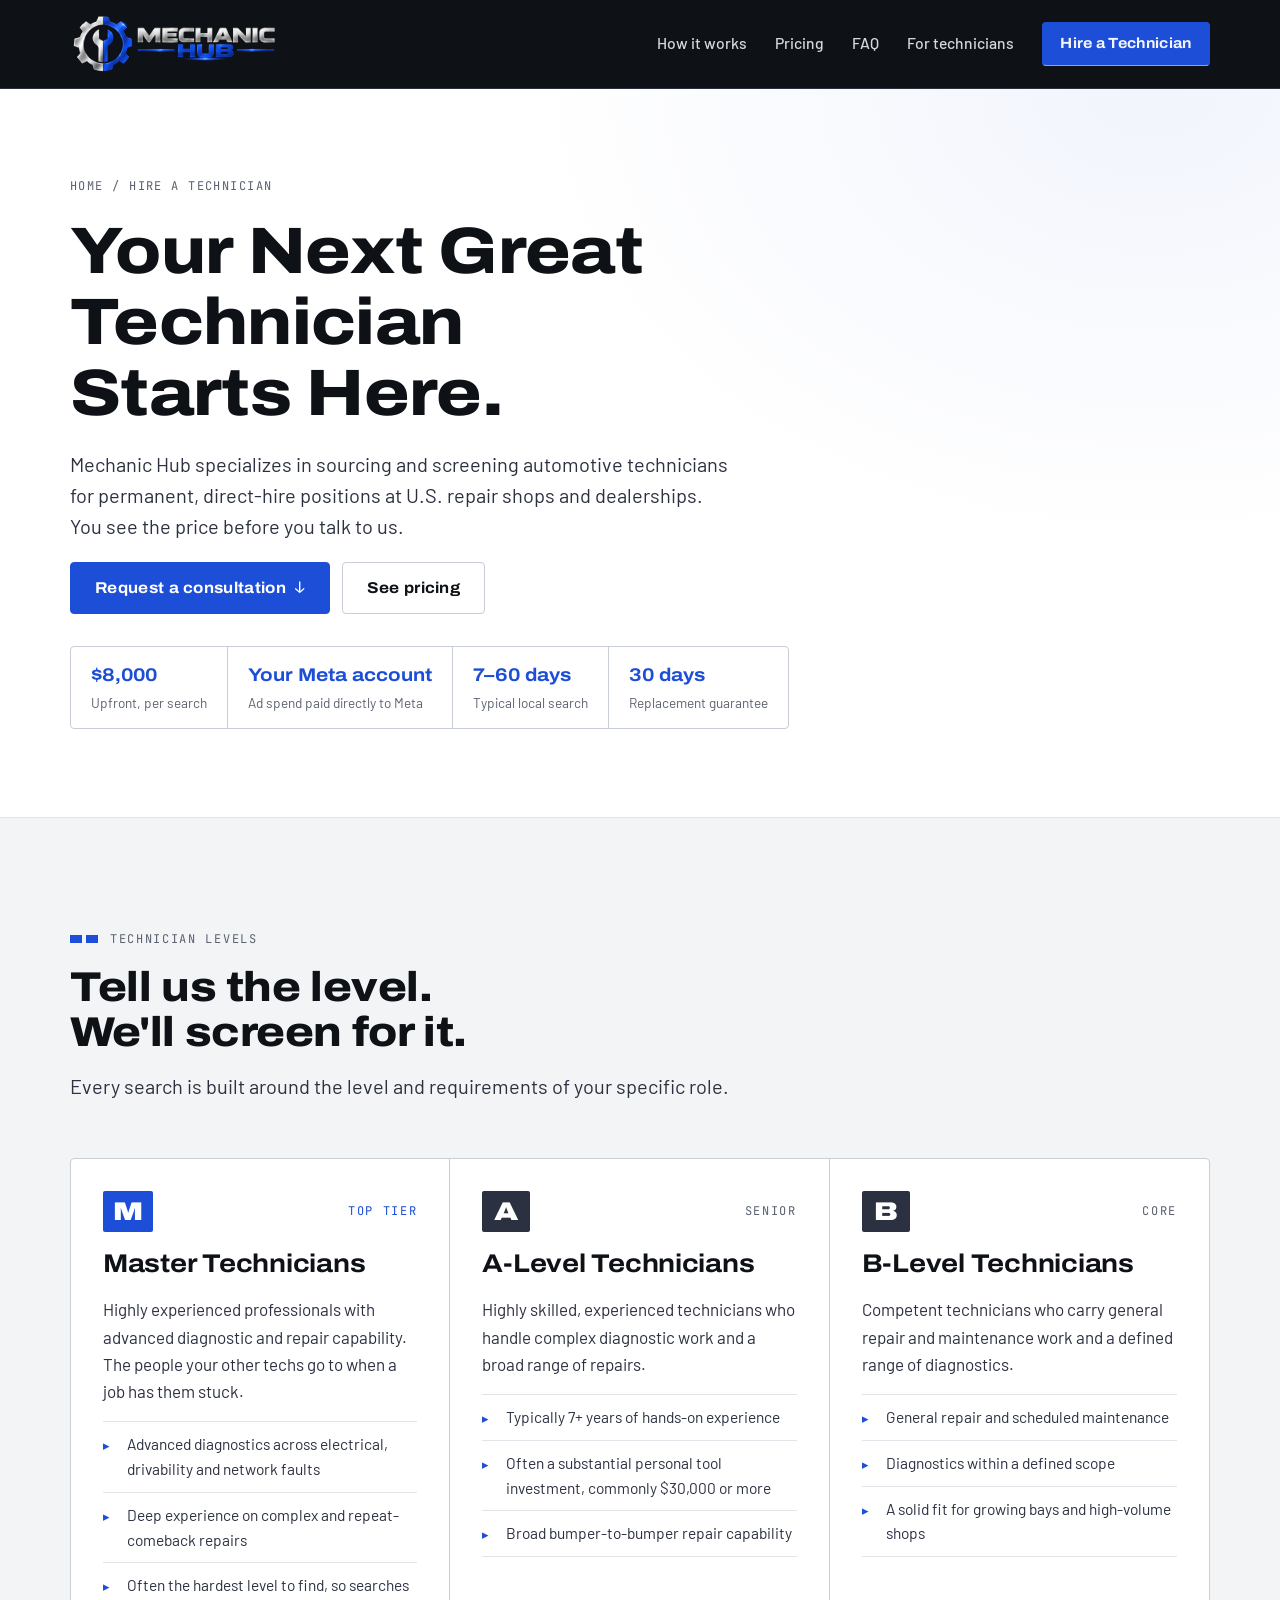
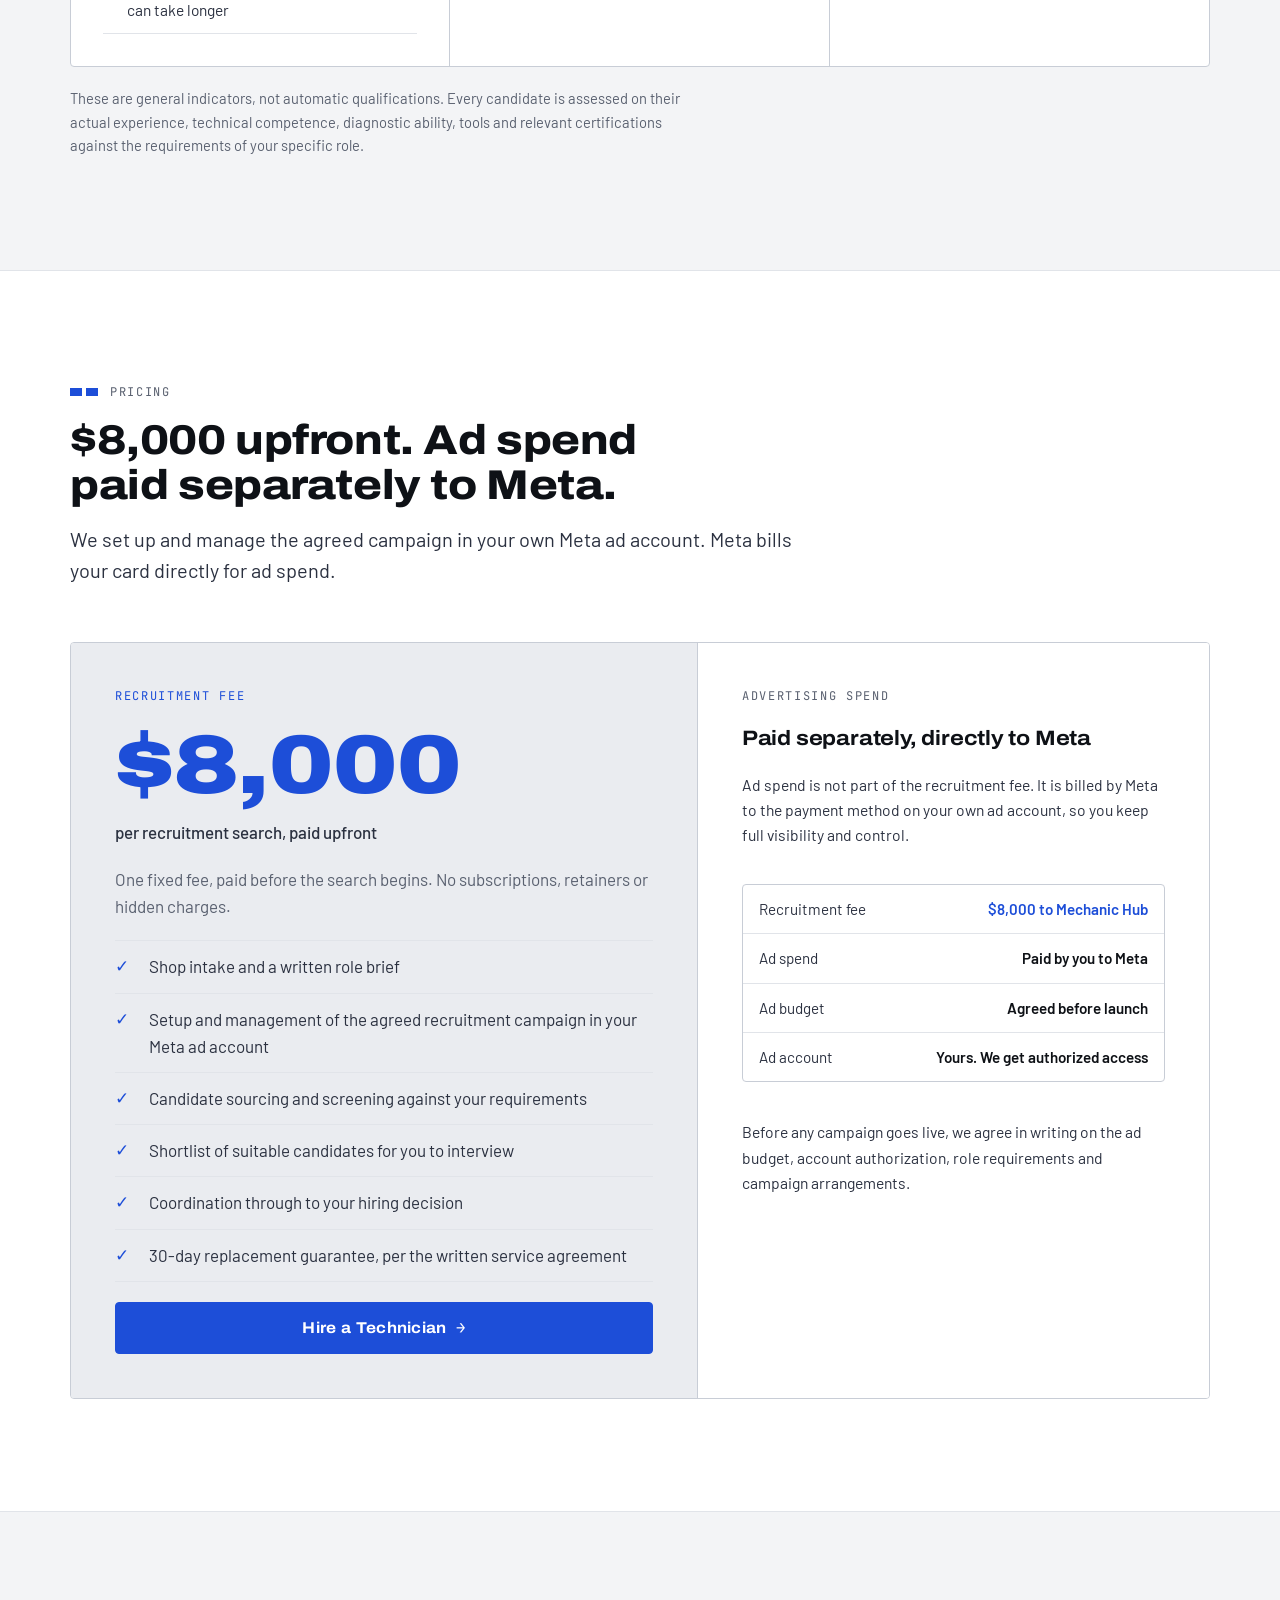
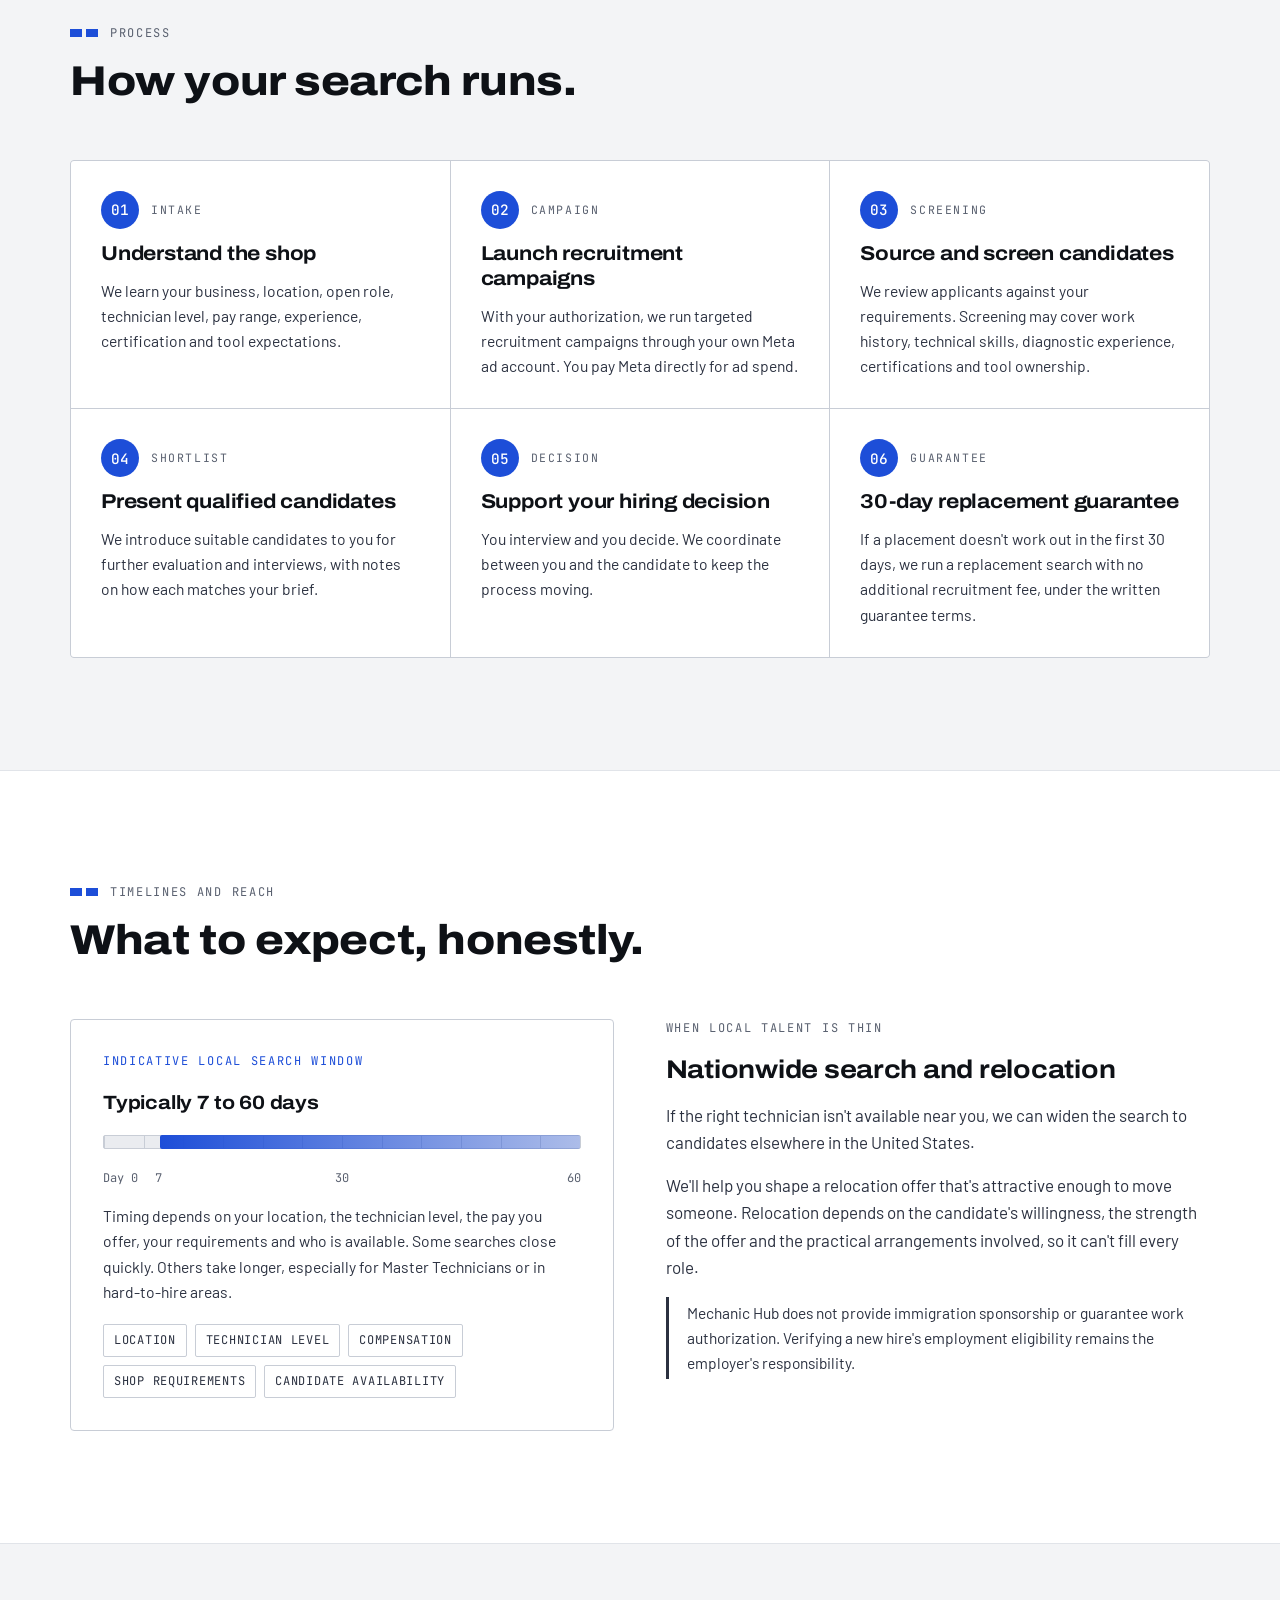
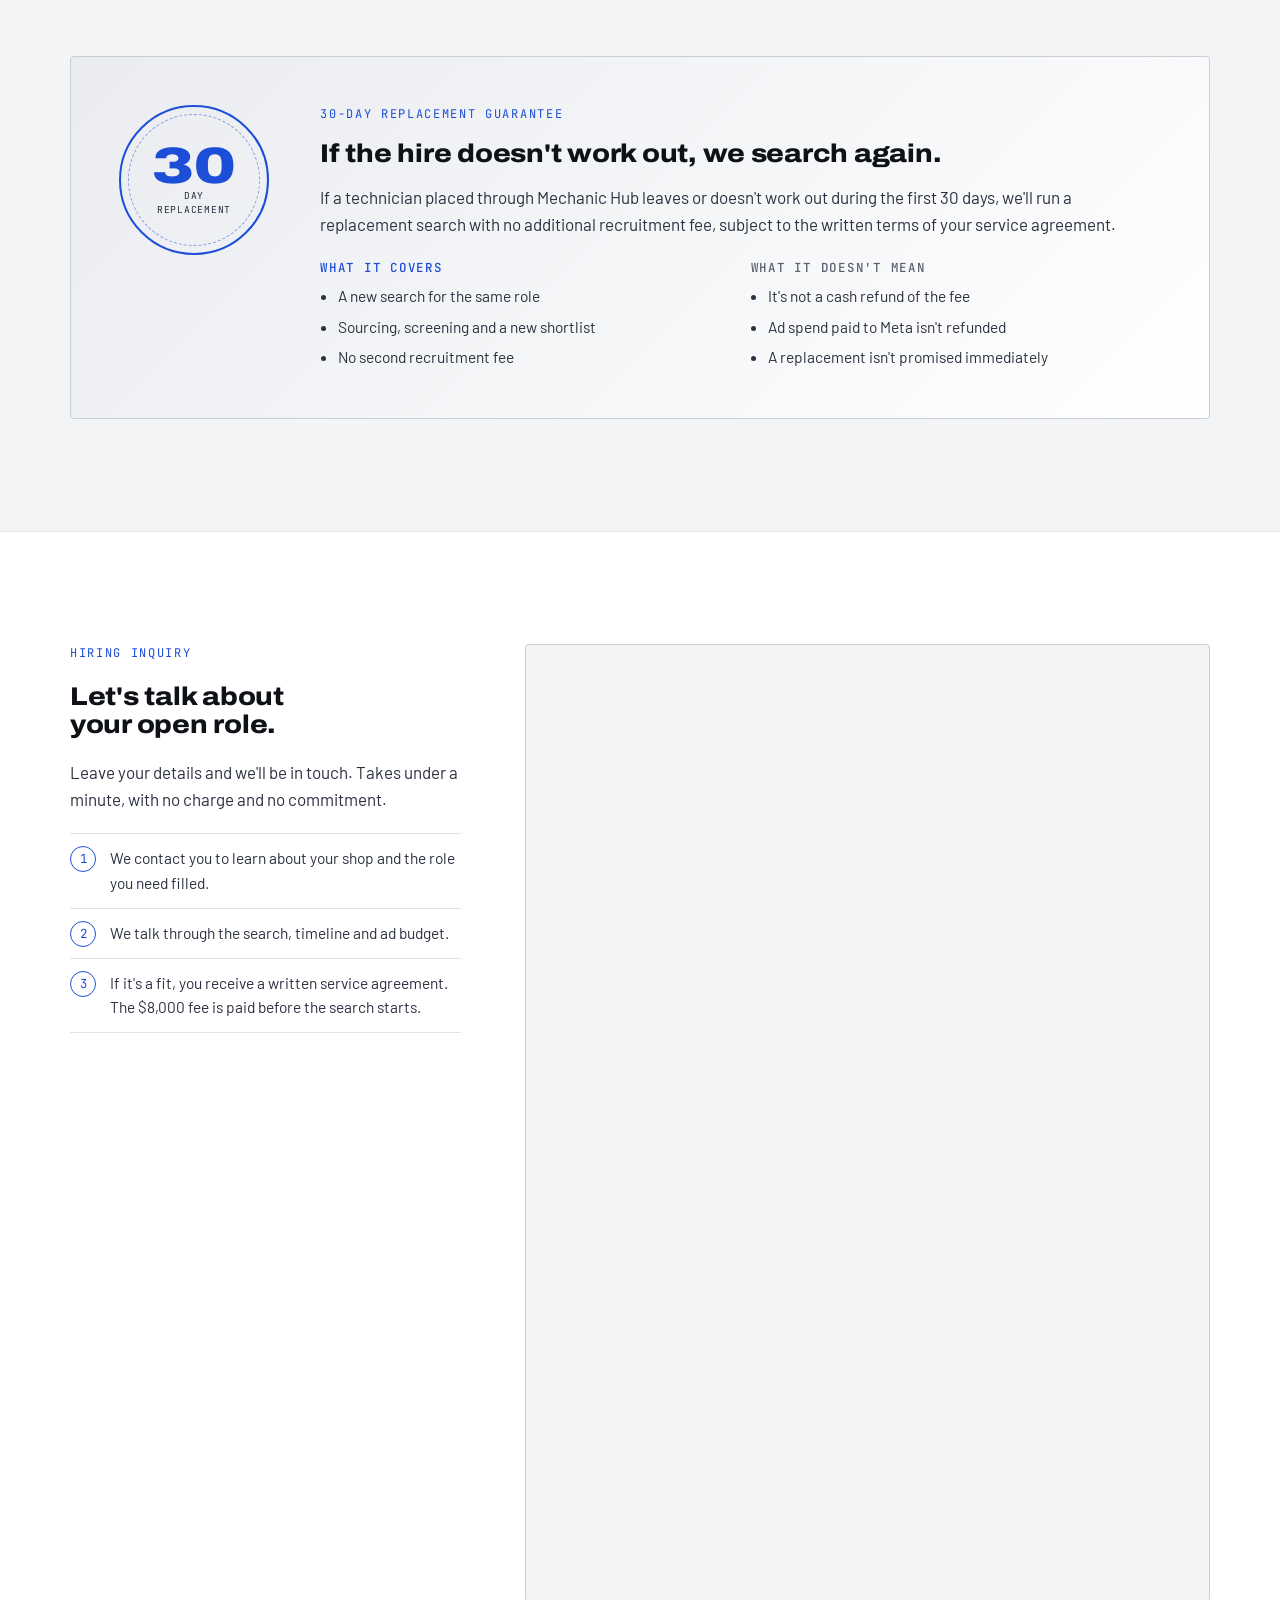
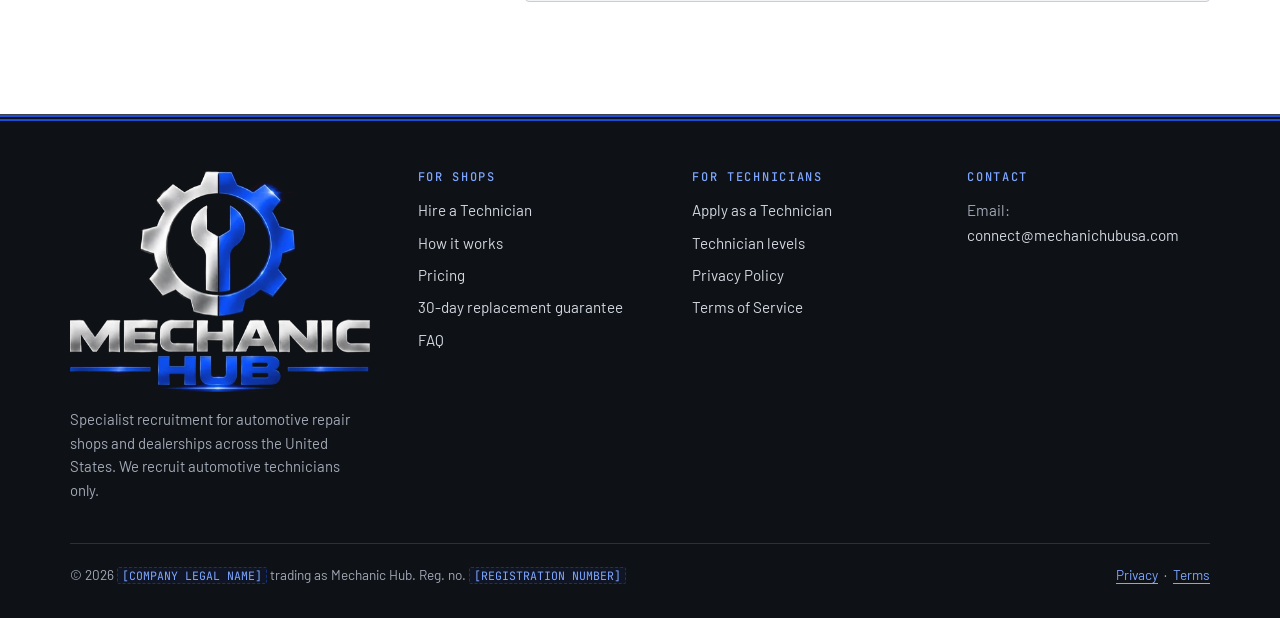
<file: hire form.html>
<!doctype html>
<html lang="en-US">
<head>
<meta charset="utf-8">
<meta name="viewport" content="width=device-width, initial-scale=1, viewport-fit=cover">
<title>Hire an Automotive Technician | Mechanic Hub</title>
<meta name="description" content="Hire Master, A-Level or B-Level automotive technicians. Mechanic Hub sources and screens candidates for U.S. shops and dealerships. $8,000 upfront per search; Meta ad spend paid separately.">
<link rel="canonical" href="https://mechanichubusa.com/hire">
<meta name="theme-color" content="#080808">
<meta property="og:type" content="website">
<meta property="og:site_name" content="Mechanic Hub">
<meta property="og:title" content="Hire an Automotive Technician | Mechanic Hub">
<meta property="og:description" content="Hire Master, A-Level or B-Level automotive technicians. Mechanic Hub sources and screens candidates for U.S. shops and dealerships. $8,000 upfront per search; Meta ad spend paid separately.">
<meta property="og:url" content="https://mechanichubusa.com/hire">
<meta property="og:image" content="https://mechanichubusa.com/assets/og-image.jpg">
<meta name="twitter:card" content="summary_large_image">
<link rel="icon" type="image/png" sizes="32x32" href="/assets/icon-32.png">
<link rel="apple-touch-icon" href="/assets/icon-180.png">
<link rel="preconnect" href="https://fonts.googleapis.com">
<link rel="preconnect" href="https://fonts.gstatic.com" crossorigin>
<link rel="stylesheet" href="https://fonts.googleapis.com/css2?family=Archivo:wdth,wght@100..125,500..900&family=Barlow:wght@400;500;600;700&family=JetBrains+Mono:wght@400;500&display=swap">
<link rel="stylesheet" href="/css/styles.css?v=mw0f4ah0">
<link rel="stylesheet" href="/css/theme.css?v=mw0f4ah0">

</head>
<body>
<a class="skip-link" href="#main">Skip to content</a>
<header class="site-header">
  <div class="wrap">
    <a class="brand" href="/" aria-label="Mechanic Hub home">
      <img src="/assets/logo-wide.webp" width="518" height="150" alt="Mechanic Hub">
    </a>
    <button class="nav-toggle" type="button" aria-expanded="false" aria-controls="site-nav" aria-label="Open menu"><span></span></button>
    <nav class="nav" id="site-nav" aria-label="Main">
      <a href="/#process">How it works</a>
      <a href="/#pricing">Pricing</a>
      <a href="/#faq">FAQ</a>
      <a href="/apply" data-nav="apply">For technicians</a>
      <a class="btn btn--gold" href="/hire" data-nav="hire" aria-current="page">Hire a Technician</a>
    </nav>
  </div>
</header>


<main id="main">
  <section class="page-hero" aria-labelledby="hire-title">
    <div class="wrap">
      <span class="breadcrumb"><a href="/">Home</a> / Hire a technician</span>
      <h1 id="hire-title">Your Next Great Technician Starts Here.</h1>
      <p class="lede">Mechanic Hub specializes in sourcing and screening automotive technicians for permanent, direct-hire positions at U.S. repair shops and dealerships. You see the price before you talk to us.</p>
      <div class="cta-row">
        <a class="btn btn--gold" href="#inquiry">Request a consultation <span class="arrow" aria-hidden="true">↓</span></a>
        <a class="btn" href="#hire-pricing">See pricing</a>
      </div>
      <div class="quick-facts">
        <div><b>$8,000</b><span>Upfront, per search</span></div>
        <div><b>Your Meta account</b><span>Ad spend paid directly to Meta</span></div>
        <div><b>7–60 days</b><span>Typical local search</span></div>
        <div><b>30 days</b><span>Replacement guarantee</span></div>
      </div>
    </div>
  </section>

  <section class="section section--panel" id="hire-levels" aria-labelledby="hire-levels-title">
    <div class="wrap">
      <div class="section-head">
        <span class="spec">Technician levels</span>
        <h2 id="hire-levels-title">Tell us the level. We'll screen for it.</h2>
        <p>Every search is built around the level and requirements of your specific role.</p>
      </div>
      <div class="levels">
  <article class="level level--master">
    <div class="level-tag"><span class="level-badge" aria-hidden="true">M</span><span class="spec spec--gold">Top tier</span></div>
    <h3>Master Technicians</h3>
    <p>Highly experienced professionals with advanced diagnostic and repair capability. The people your other techs go to when a job has them stuck.</p>
    <ul>
      <li>Advanced diagnostics across electrical, drivability and network faults</li>
      <li>Deep experience on complex and repeat-comeback repairs</li>
      <li>Often the hardest level to find, so searches can take longer</li>
    </ul>
  </article>
  <article class="level">
    <div class="level-tag"><span class="level-badge" aria-hidden="true">A</span><span class="spec">Senior</span></div>
    <h3>A-Level Technicians</h3>
    <p>Highly skilled, experienced technicians who handle complex diagnostic work and a broad range of repairs.</p>
    <ul>
      <li>Typically 7+ years of hands-on experience</li>
      <li>Often a substantial personal tool investment, commonly $30,000 or more</li>
      <li>Broad bumper-to-bumper repair capability</li>
    </ul>
  </article>
  <article class="level">
    <div class="level-tag"><span class="level-badge" aria-hidden="true">B</span><span class="spec">Core</span></div>
    <h3>B-Level Technicians</h3>
    <p>Competent technicians who carry general repair and maintenance work and a defined range of diagnostics.</p>
    <ul>
      <li>General repair and scheduled maintenance</li>
      <li>Diagnostics within a defined scope</li>
      <li>A solid fit for growing bays and high-volume shops</li>
    </ul>
  </article>
</div>
<p class="fineprint">These are general indicators, not automatic qualifications. Every candidate is assessed on their actual experience, technical competence, diagnostic ability, tools and relevant certifications against the requirements of your specific role.</p>

    </div>
  </section>

  <section class="section" id="hire-pricing" aria-labelledby="hire-pricing-title">
    <div class="wrap">
      <div class="section-head">
        <span class="spec">Pricing</span>
        <h2 id="hire-pricing-title">$8,000 upfront. Ad spend paid separately to Meta.</h2>
        <p>We set up and manage the agreed campaign in your own Meta ad account. Meta bills your card directly for ad spend.</p>
      </div>
      <div class="pricing">
  <div class="price-main">
    <span class="spec spec--gold">Recruitment fee</span>
    <div class="price-figure"><span class="amount">$8,000</span><span class="unit">per recruitment search, paid upfront</span></div>
    <p class="muted">One fixed fee, paid before the search begins. No subscriptions, retainers or hidden charges.</p>
    <ul class="includes">
      <li>Shop intake and a written role brief</li>
      <li>Setup and management of the agreed recruitment campaign in your Meta ad account</li>
      <li>Candidate sourcing and screening against your requirements</li>
      <li>Shortlist of suitable candidates for you to interview</li>
      <li>Coordination through to your hiring decision</li>
      <li>30-day replacement guarantee, per the written service agreement</li>
    </ul>
    <a class="btn btn--gold" href="/hire#inquiry">Hire a Technician <span class="arrow" aria-hidden="true">→</span></a>
  </div>
  <div class="price-side">
    <span class="spec">Advertising spend</span>
    <h3>Paid separately, directly to Meta</h3>
    <p>Ad spend is not part of the recruitment fee. It is billed by Meta to the payment method on your own ad account, so you keep full visibility and control.</p>
    <dl class="ledger">
      <div><dt>Recruitment fee</dt><dd class="g">$8,000 to Mechanic Hub</dd></div>
      <div><dt>Ad spend</dt><dd>Paid by you to Meta</dd></div>
      <div><dt>Ad budget</dt><dd>Agreed before launch</dd></div>
      <div><dt>Ad account</dt><dd>Yours. We get authorized access</dd></div>
    </dl>
    <p>Before any campaign goes live, we agree in writing on the ad budget, account authorization, role requirements and campaign arrangements.</p>
  </div>
</div>

    </div>
  </section>

  <section class="section section--panel" id="hire-process" aria-labelledby="hire-process-title">
    <div class="wrap">
      <div class="section-head">
        <span class="spec">Process</span>
        <h2 id="hire-process-title">How your search runs.</h2>
      </div>
      <ol class="process">
  <li>
    <div class="num"><span>Intake</span></div>
    <h3>Understand the shop</h3>
    <p>We learn your business, location, open role, technician level, pay range, experience, certification and tool expectations.</p>
  </li>
  <li>
    <div class="num"><span>Campaign</span></div>
    <h3>Launch recruitment campaigns</h3>
    <p>With your authorization, we run targeted recruitment campaigns through your own Meta ad account. You pay Meta directly for ad spend.</p>
  </li>
  <li>
    <div class="num"><span>Screening</span></div>
    <h3>Source and screen candidates</h3>
    <p>We review applicants against your requirements. Screening may cover work history, technical skills, diagnostic experience, certifications and tool ownership.</p>
  </li>
  <li>
    <div class="num"><span>Shortlist</span></div>
    <h3>Present qualified candidates</h3>
    <p>We introduce suitable candidates to you for further evaluation and interviews, with notes on how each matches your brief.</p>
  </li>
  <li>
    <div class="num"><span>Decision</span></div>
    <h3>Support your hiring decision</h3>
    <p>You interview and you decide. We coordinate between you and the candidate to keep the process moving.</p>
  </li>
  <li>
    <div class="num"><span>Guarantee</span></div>
    <h3>30-day replacement guarantee</h3>
    <p>If a placement doesn't work out in the first 30 days, we run a replacement search with no additional recruitment fee, under the written guarantee terms.</p>
  </li>
</ol>

    </div>
  </section>

  <section class="section" id="hire-reach" aria-labelledby="hire-reach-title">
    <div class="wrap">
      <div class="section-head">
        <span class="spec">Timelines and reach</span>
        <h2 id="hire-reach-title">What to expect, honestly.</h2>
      </div>
      <div class="reach">
  <div class="gauge">
    <span class="spec spec--gold">Indicative local search window</span>
    <h3>Typically 7 to 60 days</h3>
    <div class="gauge-bar" role="img" aria-label="Indicative search window from day 7 to day 60"><i></i></div>
    <div class="gauge-scale" aria-hidden="true"><span style="left:0">Day 0</span><span style="left:11.67%">7</span><span style="left:50%">30</span><span style="left:100%">60</span></div>
    <p>Timing depends on your location, the technician level, the pay you offer, your requirements and who is available. Some searches close quickly. Others take longer, especially for Master Technicians or in hard-to-hire areas.</p>
    <ul class="factor-list" aria-label="Factors that affect search time">
      <li>Location</li><li>Technician level</li><li>Compensation</li><li>Shop requirements</li><li>Candidate availability</li>
    </ul>
  </div>
  <div class="reach-text">
    <span class="spec">When local talent is thin</span>
    <h3>Nationwide search and relocation</h3>
    <p>If the right technician isn't available near you, we can widen the search to candidates elsewhere in the United States.</p>
    <p>We'll help you shape a relocation offer that's attractive enough to move someone. Relocation depends on the candidate's willingness, the strength of the offer and the practical arrangements involved, so it can't fill every role.</p>
    <p class="callout">Mechanic Hub does not provide immigration sponsorship or guarantee work authorization. Verifying a new hire's employment eligibility remains the employer's responsibility.</p>
  </div>
</div>

    </div>
  </section>

  <section class="section section--panel" aria-label="30-day replacement guarantee">
    <div class="wrap">
      <div class="guarantee">
  <div class="seal" aria-hidden="true"><div><b>30</b><span>Day<br>replacement</span></div></div>
  <div class="guarantee-body">
    <span class="spec spec--gold">30-day replacement guarantee</span>
    <h2>If the hire doesn't work out, we search again.</h2>
    <p>If a technician placed through Mechanic Hub leaves or doesn't work out during the first 30 days, we'll run a replacement search with no additional recruitment fee, subject to the written terms of your service agreement.</p>
    <div class="gcols">
      <div>
        <h3>What it covers</h3>
        <ul>
          <li>A new search for the same role</li>
          <li>Sourcing, screening and a new shortlist</li>
          <li>No second recruitment fee</li>
        </ul>
      </div>
      <div>
        <h3 class="neg">What it doesn't mean</h3>
        <ul>
          <li>It's not a cash refund of the fee</li>
          <li>Ad spend paid to Meta isn't refunded</li>
          <li>A replacement isn't promised immediately</li>
        </ul>
      </div>
    </div>
  </div>
</div>

    </div>
  </section>

  <section class="section" id="inquiry" aria-labelledby="inquiry-title">
    <div class="wrap form-shell">
      <div class="form-aside">
        <span class="spec spec--gold">Hiring inquiry</span>
        <h2 id="inquiry-title">Let's talk about your open role.</h2>
        <p>Leave your details and we'll be in touch. Takes under a minute, with no charge and no commitment.</p>
        <ol class="next-list">
          <li>We contact you to learn about your shop and the role you need filled.</li>
          <li>We talk through the search, timeline and ad budget.</li>
          <li>If it's a fit, you receive a written service agreement. The $8,000 fee is paid before the search starts.</li>
        </ol>
      </div>

      <div class="ghl-embed" data-form-wrap>
        <iframe
          src="https://app.mechanichubusa.com/widget/form/vEwQhJrYVLF3fAmwqr0M"
          style="width:100%;height:924px;border:none;border-radius:4px"
          id="inline-vEwQhJrYVLF3fAmwqr0M"
          data-layout="{'id':'INLINE'}"
          data-trigger-type="alwaysShow"
          data-trigger-value=""
          data-activation-type="alwaysActivated"
          data-activation-value=""
          data-deactivation-type="neverDeactivate"
          data-deactivation-value=""
          data-form-name="B2B Website Form"
          data-height="924"
          data-layout-iframe-id="inline-vEwQhJrYVLF3fAmwqr0M"
          data-form-id="vEwQhJrYVLF3fAmwqr0M"
          data-cookie-consent="true"
          data-cookie-consent-provider="auto"
          title="B2B Website Form">
        </iframe>
        <script src="https://app.mechanichubusa.com/js/form_embed.js"></script>
      </div>
    </div>
  </section>
</main>

<footer class="site-footer">
  <div class="wrap">
    <div class="footer-grid">
      <div class="footer-brand">
        <img src="/assets/logo-footer.webp" width="464" height="341" alt="Mechanic Hub" loading="lazy">
        <p>Specialist recruitment for automotive repair shops and dealerships across the United States. We recruit automotive technicians only.</p>
      </div>
      <div class="footer-col">
        <h2>For shops</h2>
        <ul>
          <li><a href="/hire">Hire a Technician</a></li>
          <li><a href="/#process">How it works</a></li>
          <li><a href="/#pricing">Pricing</a></li>
          <li><a href="/#guarantee">30-day replacement guarantee</a></li>
          <li><a href="/#faq">FAQ</a></li>
        </ul>
      </div>
      <div class="footer-col">
        <h2>For technicians</h2>
        <ul>
          <li><a href="/apply">Apply as a Technician</a></li>
          <li><a href="/#levels">Technician levels</a></li>
          <li><a href="/privacy">Privacy Policy</a></li>
          <li><a href="/terms">Terms of Service</a></li>
        </ul>
      </div>
      <div class="footer-col">
        <h2>Contact</h2>
        <ul>
          <li>Email: <a href="mailto:connect@mechanichubusa.com?subject=Mechanic%20Hub%20inquiry">connect@mechanichubusa.com</a></li>
        </ul>
      </div>
    </div>
    <div class="footer-bottom">
      <span>&copy; <span data-year>2026</span> <span class="placeholder">[COMPANY LEGAL NAME]</span> trading as Mechanic Hub. Reg. no. <span class="placeholder">[REGISTRATION NUMBER]</span></span>
      <span><a href="/privacy">Privacy</a> &nbsp;·&nbsp; <a href="/terms">Terms</a></span>
    </div>
  </div>
</footer>
<script src="/js/rules.js?v=mw0f4ah0" defer></script>
<script src="/js/main.js?v=mw0f4ah0" defer></script>

</body>
</html>
</file>
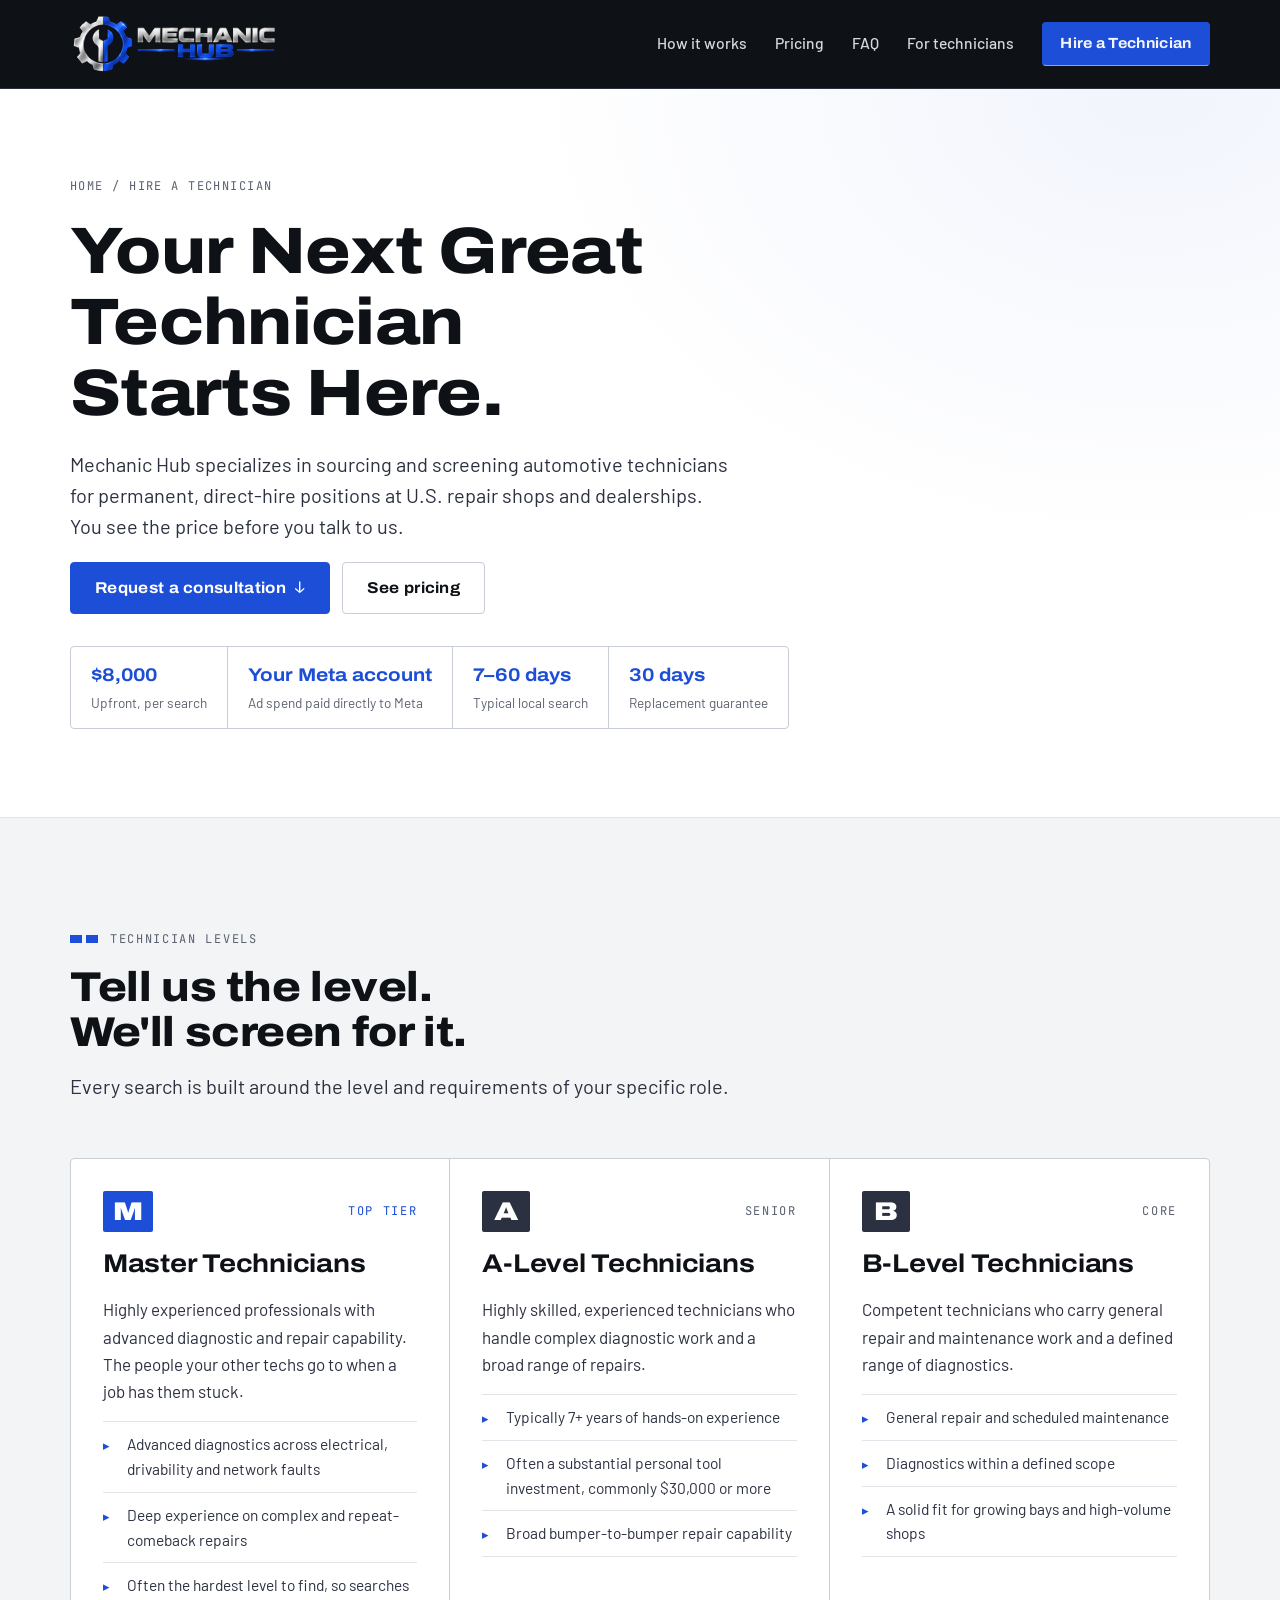
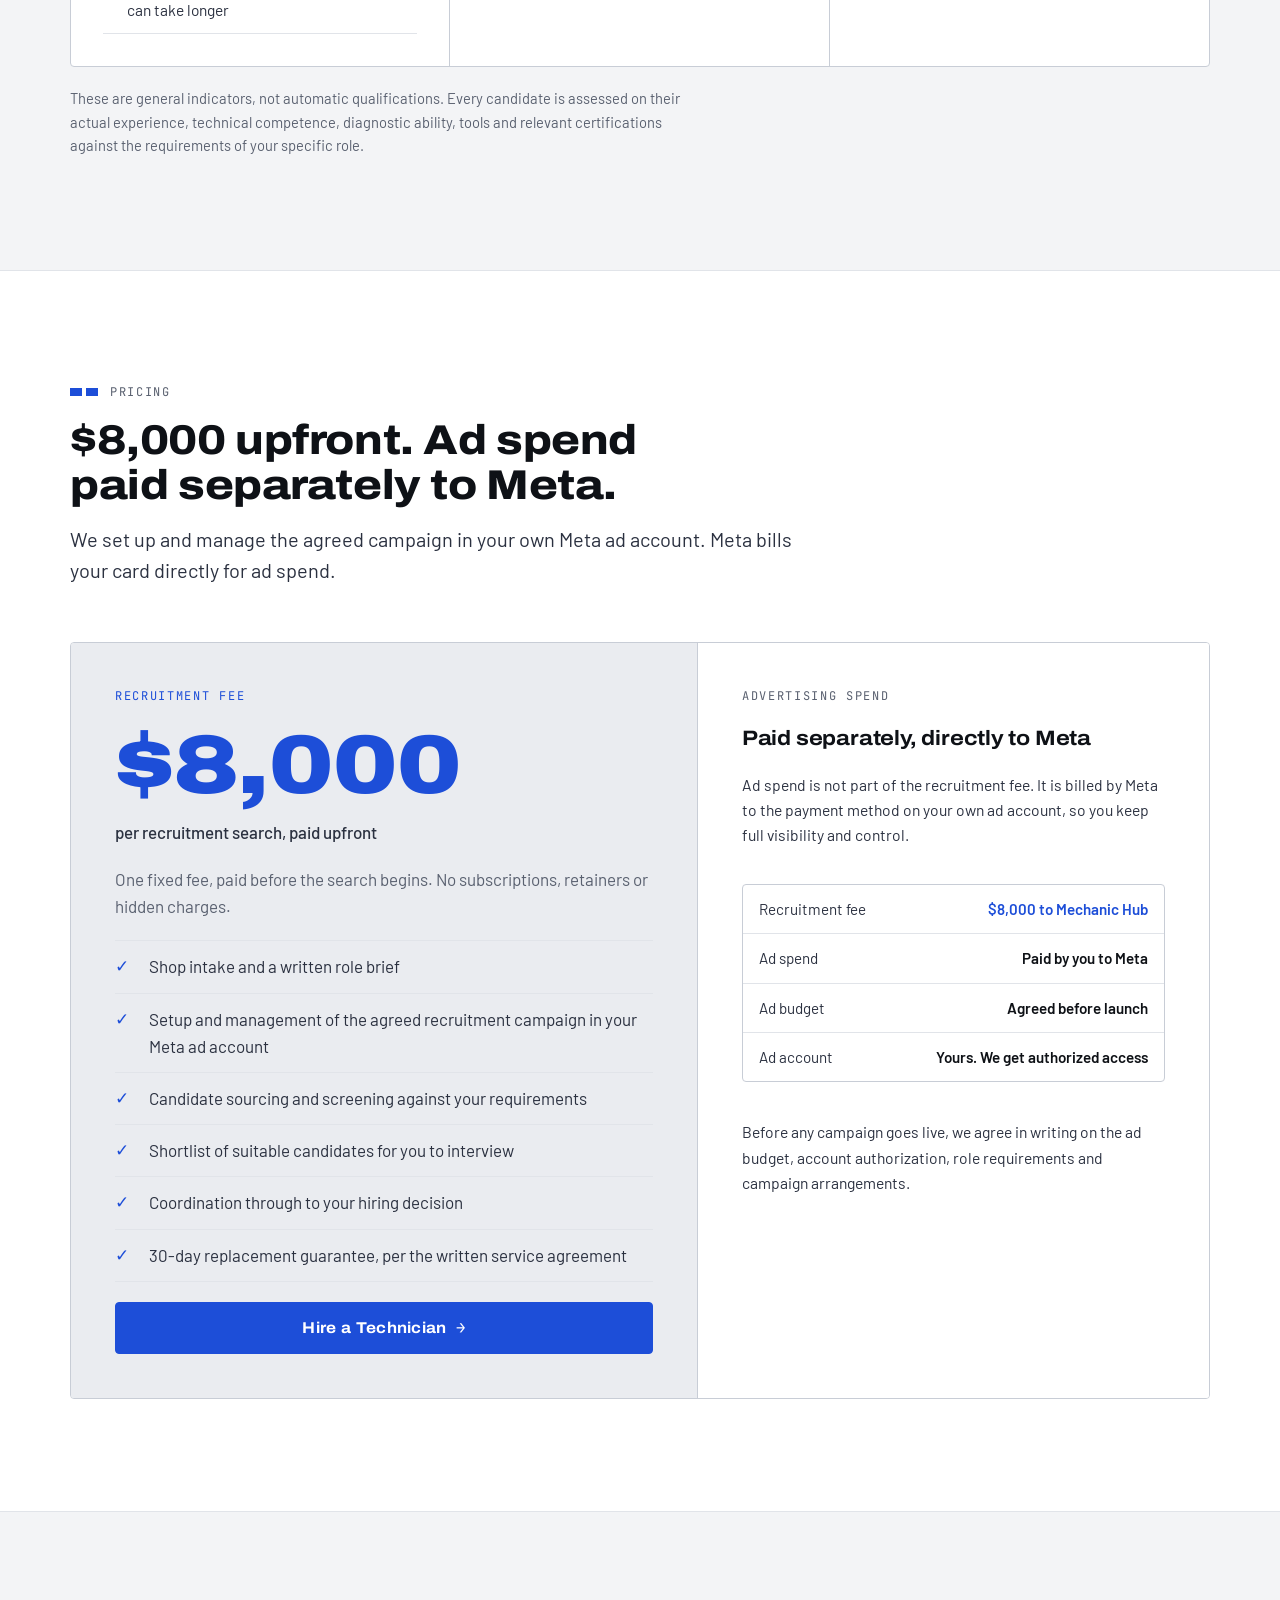
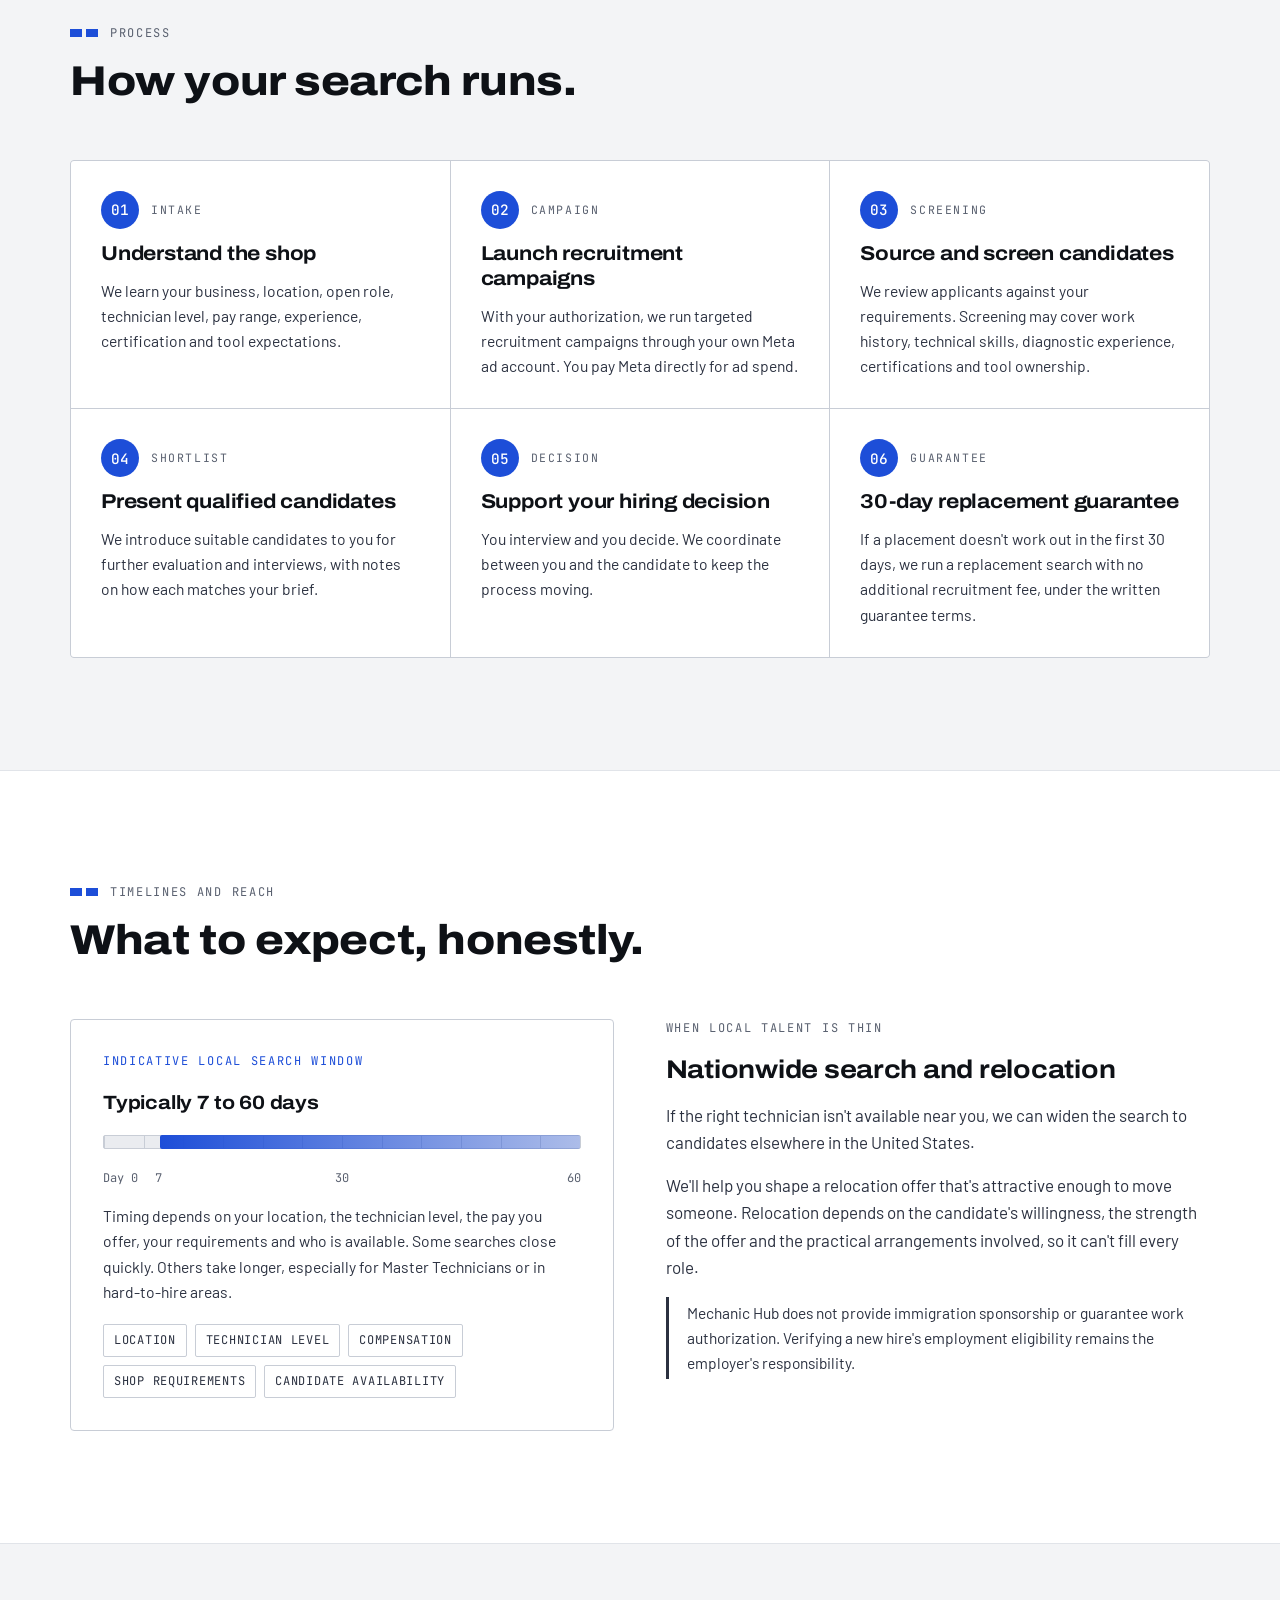
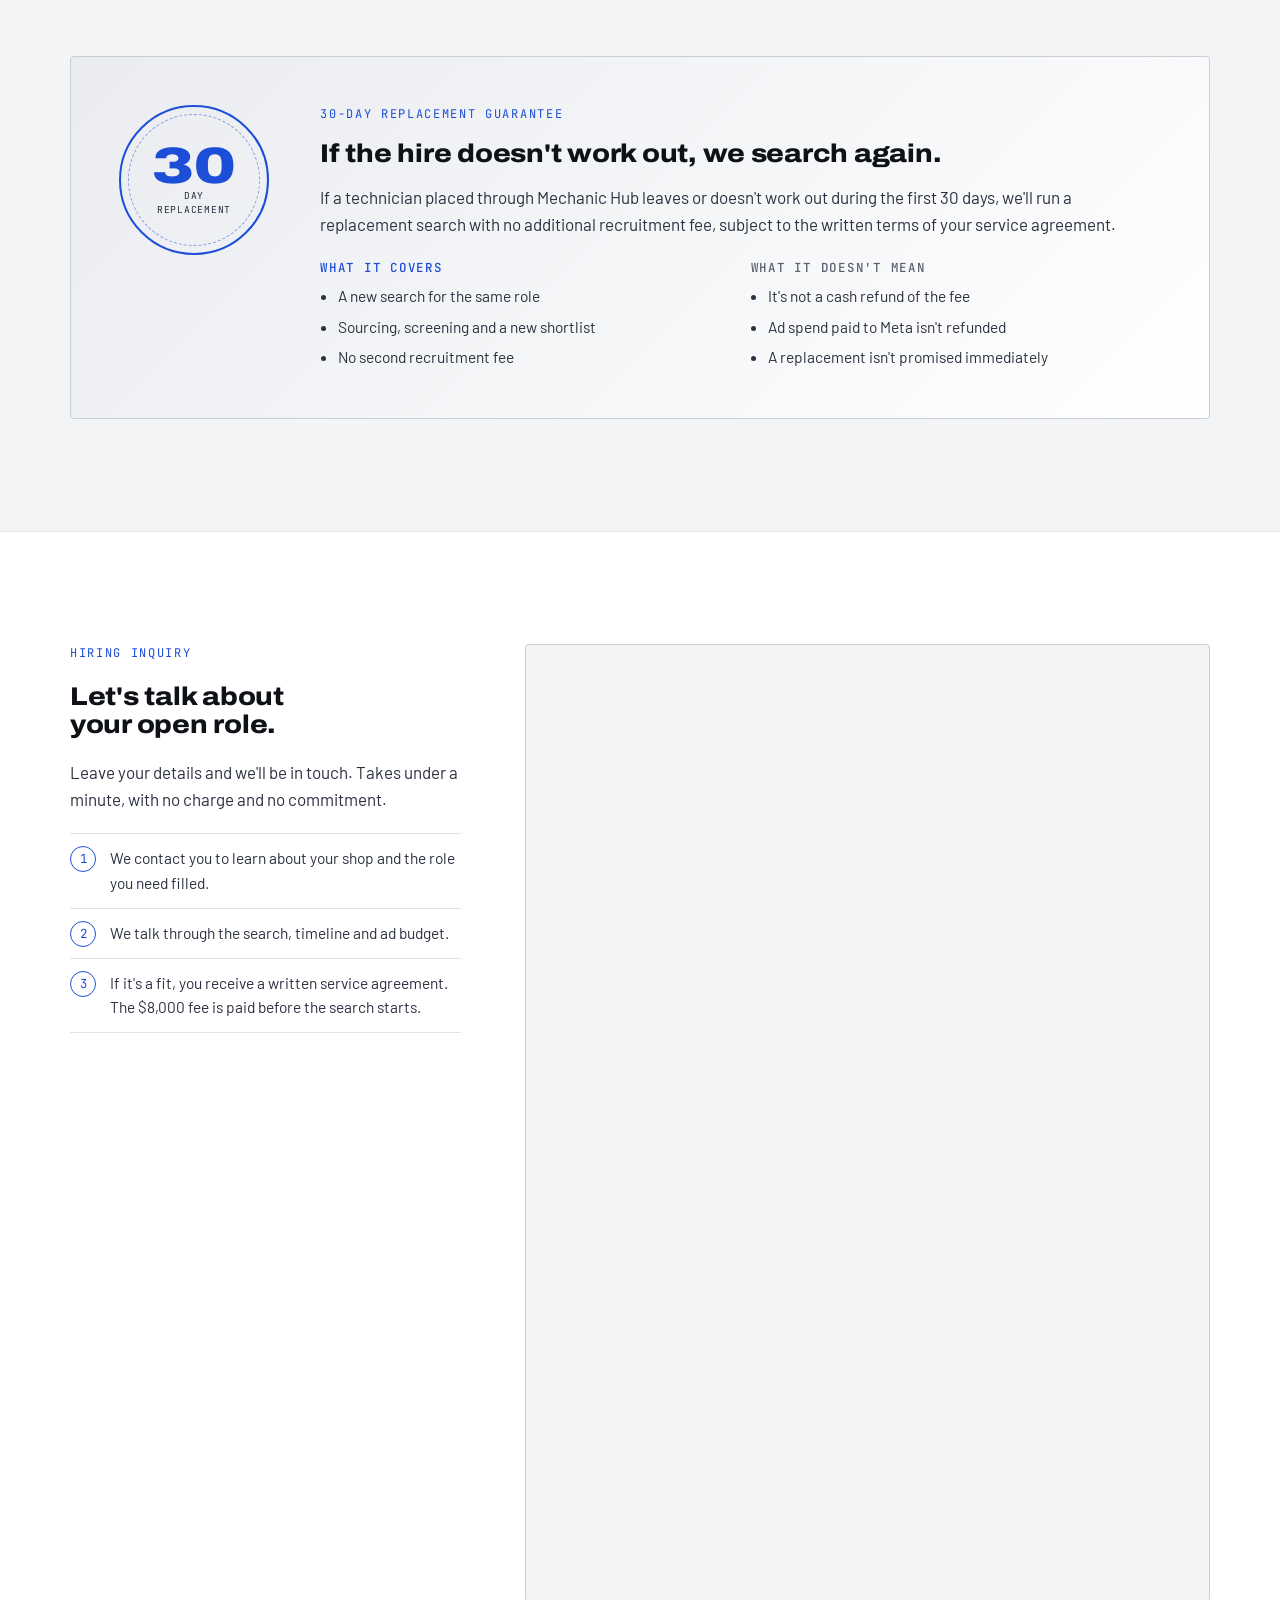
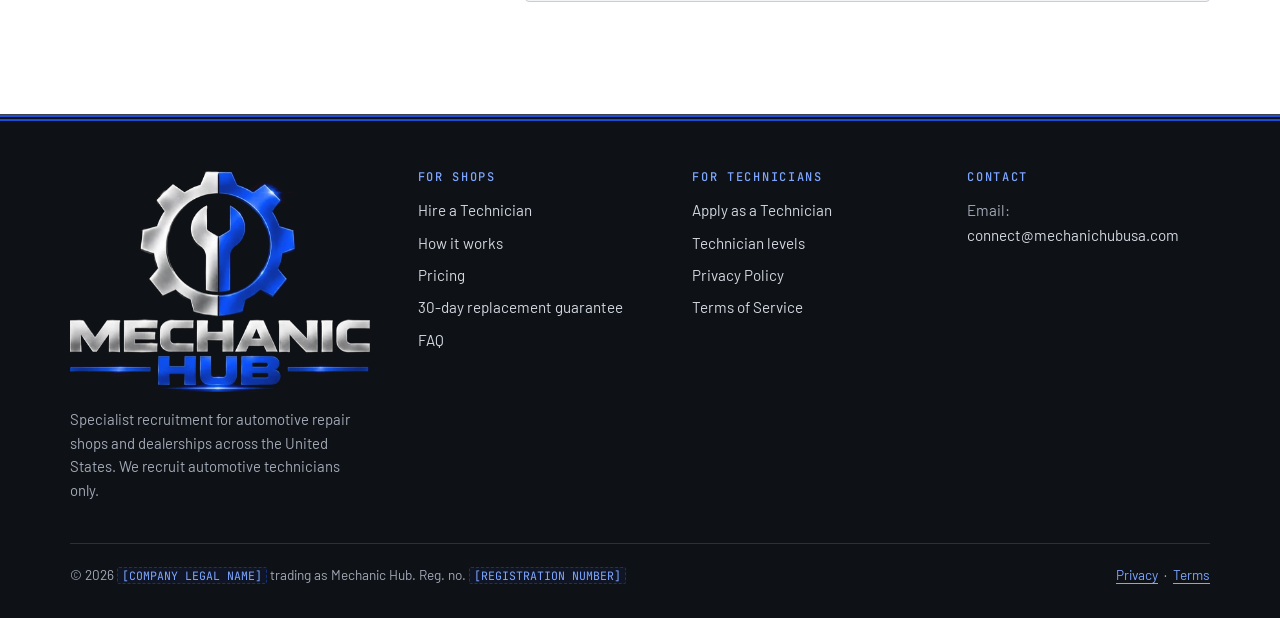
<file: hire.html>
<!doctype html>
<html lang="en-US">
<head>
<meta charset="utf-8">
<meta name="viewport" content="width=device-width, initial-scale=1, viewport-fit=cover">
<title>Hire an Automotive Technician | Mechanic Hub</title>
<meta name="description" content="Hire Master, A-Level or B-Level automotive technicians. Mechanic Hub sources and screens candidates for U.S. shops and dealerships. $8,000 upfront per search; Meta ad spend paid separately.">
<link rel="canonical" href="https://mechanichubusa.com/hire">
<meta name="theme-color" content="#080808">
<meta property="og:type" content="website">
<meta property="og:site_name" content="Mechanic Hub">
<meta property="og:title" content="Hire an Automotive Technician | Mechanic Hub">
<meta property="og:description" content="Hire Master, A-Level or B-Level automotive technicians. Mechanic Hub sources and screens candidates for U.S. shops and dealerships. $8,000 upfront per search; Meta ad spend paid separately.">
<meta property="og:url" content="https://mechanichubusa.com/hire">
<meta property="og:image" content="https://mechanichubusa.com/assets/og-image.jpg">
<meta name="twitter:card" content="summary_large_image">
<link rel="icon" type="image/png" sizes="32x32" href="/assets/icon-32.png">
<link rel="apple-touch-icon" href="/assets/icon-180.png">
<link rel="preconnect" href="https://fonts.googleapis.com">
<link rel="preconnect" href="https://fonts.gstatic.com" crossorigin>
<link rel="stylesheet" href="https://fonts.googleapis.com/css2?family=Archivo:wdth,wght@100..125,500..900&family=Barlow:wght@400;500;600;700&family=JetBrains+Mono:wght@400;500&display=swap">
<link rel="stylesheet" href="/css/styles.css?v=mw0fmwhg">
<link rel="stylesheet" href="/css/theme.css?v=mw0fmwhg">

</head>
<body>
<a class="skip-link" href="#main">Skip to content</a>
<header class="site-header">
  <div class="wrap">
    <a class="brand" href="/" aria-label="Mechanic Hub home">
      <img src="/assets/logo-wide.webp" width="518" height="150" alt="Mechanic Hub">
    </a>
    <button class="nav-toggle" type="button" aria-expanded="false" aria-controls="site-nav" aria-label="Open menu"><span></span></button>
    <nav class="nav" id="site-nav" aria-label="Main">
      <a href="/#process">How it works</a>
      <a href="/#pricing">Pricing</a>
      <a href="/#faq">FAQ</a>
      <a href="/apply" data-nav="apply">For technicians</a>
      <a class="btn btn--gold" href="/hire" data-nav="hire" aria-current="page">Hire a Technician</a>
    </nav>
  </div>
</header>


<main id="main">
  <section class="page-hero" aria-labelledby="hire-title">
    <div class="wrap">
      <span class="breadcrumb"><a href="/">Home</a> / Hire a technician</span>
      <h1 id="hire-title">Your Next Great Technician Starts Here.</h1>
      <p class="lede">Mechanic Hub specializes in sourcing and screening automotive technicians for permanent, direct-hire positions at U.S. repair shops and dealerships. You see the price before you talk to us.</p>
      <div class="cta-row">
        <a class="btn btn--gold" href="#inquiry">Request a consultation <span class="arrow" aria-hidden="true">↓</span></a>
        <a class="btn" href="#hire-pricing">See pricing</a>
      </div>
      <div class="quick-facts">
        <div><b>$8,000</b><span>Upfront, per search</span></div>
        <div><b>Your Meta account</b><span>Ad spend paid directly to Meta</span></div>
        <div><b>7–60 days</b><span>Typical local search</span></div>
        <div><b>30 days</b><span>Replacement guarantee</span></div>
      </div>
    </div>
  </section>

  <section class="section section--panel" id="hire-levels" aria-labelledby="hire-levels-title">
    <div class="wrap">
      <div class="section-head">
        <span class="spec">Technician levels</span>
        <h2 id="hire-levels-title">Tell us the level. We'll screen for it.</h2>
        <p>Every search is built around the level and requirements of your specific role.</p>
      </div>
      <div class="levels">
  <article class="level level--master">
    <div class="level-tag"><span class="level-badge" aria-hidden="true">M</span><span class="spec spec--gold">Top tier</span></div>
    <h3>Master Technicians</h3>
    <p>Highly experienced professionals with advanced diagnostic and repair capability. The people your other techs go to when a job has them stuck.</p>
    <ul>
      <li>Advanced diagnostics across electrical, drivability and network faults</li>
      <li>Deep experience on complex and repeat-comeback repairs</li>
      <li>Often the hardest level to find, so searches can take longer</li>
    </ul>
  </article>
  <article class="level">
    <div class="level-tag"><span class="level-badge" aria-hidden="true">A</span><span class="spec">Senior</span></div>
    <h3>A-Level Technicians</h3>
    <p>Highly skilled, experienced technicians who handle complex diagnostic work and a broad range of repairs.</p>
    <ul>
      <li>Typically 7+ years of hands-on experience</li>
      <li>Often a substantial personal tool investment, commonly $30,000 or more</li>
      <li>Broad bumper-to-bumper repair capability</li>
    </ul>
  </article>
  <article class="level">
    <div class="level-tag"><span class="level-badge" aria-hidden="true">B</span><span class="spec">Core</span></div>
    <h3>B-Level Technicians</h3>
    <p>Competent technicians who carry general repair and maintenance work and a defined range of diagnostics.</p>
    <ul>
      <li>General repair and scheduled maintenance</li>
      <li>Diagnostics within a defined scope</li>
      <li>A solid fit for growing bays and high-volume shops</li>
    </ul>
  </article>
</div>
<p class="fineprint">These are general indicators, not automatic qualifications. Every candidate is assessed on their actual experience, technical competence, diagnostic ability, tools and relevant certifications against the requirements of your specific role.</p>

    </div>
  </section>

  <section class="section" id="hire-pricing" aria-labelledby="hire-pricing-title">
    <div class="wrap">
      <div class="section-head">
        <span class="spec">Pricing</span>
        <h2 id="hire-pricing-title">$8,000 upfront. Ad spend paid separately to Meta.</h2>
        <p>We set up and manage the agreed campaign in your own Meta ad account. Meta bills your card directly for ad spend.</p>
      </div>
      <div class="pricing">
  <div class="price-main">
    <span class="spec spec--gold">Recruitment fee</span>
    <div class="price-figure"><span class="amount">$8,000</span><span class="unit">per recruitment search, paid upfront</span></div>
    <p class="muted">One fixed fee, paid before the search begins. No subscriptions, retainers or hidden charges.</p>
    <ul class="includes">
      <li>Shop intake and a written role brief</li>
      <li>Setup and management of the agreed recruitment campaign in your Meta ad account</li>
      <li>Candidate sourcing and screening against your requirements</li>
      <li>Shortlist of suitable candidates for you to interview</li>
      <li>Coordination through to your hiring decision</li>
      <li>30-day replacement guarantee, per the written service agreement</li>
    </ul>
    <a class="btn btn--gold" href="/hire#inquiry">Hire a Technician <span class="arrow" aria-hidden="true">→</span></a>
  </div>
  <div class="price-side">
    <span class="spec">Advertising spend</span>
    <h3>Paid separately, directly to Meta</h3>
    <p>Ad spend is not part of the recruitment fee. It is billed by Meta to the payment method on your own ad account, so you keep full visibility and control.</p>
    <dl class="ledger">
      <div><dt>Recruitment fee</dt><dd class="g">$8,000 to Mechanic Hub</dd></div>
      <div><dt>Ad spend</dt><dd>Paid by you to Meta</dd></div>
      <div><dt>Ad budget</dt><dd>Agreed before launch</dd></div>
      <div><dt>Ad account</dt><dd>Yours. We get authorized access</dd></div>
    </dl>
    <p>Before any campaign goes live, we agree in writing on the ad budget, account authorization, role requirements and campaign arrangements.</p>
  </div>
</div>

    </div>
  </section>

  <section class="section section--panel" id="hire-process" aria-labelledby="hire-process-title">
    <div class="wrap">
      <div class="section-head">
        <span class="spec">Process</span>
        <h2 id="hire-process-title">How your search runs.</h2>
      </div>
      <ol class="process">
  <li>
    <div class="num"><span>Intake</span></div>
    <h3>Understand the shop</h3>
    <p>We learn your business, location, open role, technician level, pay range, experience, certification and tool expectations.</p>
  </li>
  <li>
    <div class="num"><span>Campaign</span></div>
    <h3>Launch recruitment campaigns</h3>
    <p>With your authorization, we run targeted recruitment campaigns through your own Meta ad account. You pay Meta directly for ad spend.</p>
  </li>
  <li>
    <div class="num"><span>Screening</span></div>
    <h3>Source and screen candidates</h3>
    <p>We review applicants against your requirements. Screening may cover work history, technical skills, diagnostic experience, certifications and tool ownership.</p>
  </li>
  <li>
    <div class="num"><span>Shortlist</span></div>
    <h3>Present qualified candidates</h3>
    <p>We introduce suitable candidates to you for further evaluation and interviews, with notes on how each matches your brief.</p>
  </li>
  <li>
    <div class="num"><span>Decision</span></div>
    <h3>Support your hiring decision</h3>
    <p>You interview and you decide. We coordinate between you and the candidate to keep the process moving.</p>
  </li>
  <li>
    <div class="num"><span>Guarantee</span></div>
    <h3>30-day replacement guarantee</h3>
    <p>If a placement doesn't work out in the first 30 days, we run a replacement search with no additional recruitment fee, under the written guarantee terms.</p>
  </li>
</ol>

    </div>
  </section>

  <section class="section" id="hire-reach" aria-labelledby="hire-reach-title">
    <div class="wrap">
      <div class="section-head">
        <span class="spec">Timelines and reach</span>
        <h2 id="hire-reach-title">What to expect, honestly.</h2>
      </div>
      <div class="reach">
  <div class="gauge">
    <span class="spec spec--gold">Indicative local search window</span>
    <h3>Typically 7 to 60 days</h3>
    <div class="gauge-bar" role="img" aria-label="Indicative search window from day 7 to day 60"><i></i></div>
    <div class="gauge-scale" aria-hidden="true"><span style="left:0">Day 0</span><span style="left:11.67%">7</span><span style="left:50%">30</span><span style="left:100%">60</span></div>
    <p>Timing depends on your location, the technician level, the pay you offer, your requirements and who is available. Some searches close quickly. Others take longer, especially for Master Technicians or in hard-to-hire areas.</p>
    <ul class="factor-list" aria-label="Factors that affect search time">
      <li>Location</li><li>Technician level</li><li>Compensation</li><li>Shop requirements</li><li>Candidate availability</li>
    </ul>
  </div>
  <div class="reach-text">
    <span class="spec">When local talent is thin</span>
    <h3>Nationwide search and relocation</h3>
    <p>If the right technician isn't available near you, we can widen the search to candidates elsewhere in the United States.</p>
    <p>We'll help you shape a relocation offer that's attractive enough to move someone. Relocation depends on the candidate's willingness, the strength of the offer and the practical arrangements involved, so it can't fill every role.</p>
    <p class="callout">Mechanic Hub does not provide immigration sponsorship or guarantee work authorization. Verifying a new hire's employment eligibility remains the employer's responsibility.</p>
  </div>
</div>

    </div>
  </section>

  <section class="section section--panel" aria-label="30-day replacement guarantee">
    <div class="wrap">
      <div class="guarantee">
  <div class="seal" aria-hidden="true"><div><b>30</b><span>Day<br>replacement</span></div></div>
  <div class="guarantee-body">
    <span class="spec spec--gold">30-day replacement guarantee</span>
    <h2>If the hire doesn't work out, we search again.</h2>
    <p>If a technician placed through Mechanic Hub leaves or doesn't work out during the first 30 days, we'll run a replacement search with no additional recruitment fee, subject to the written terms of your service agreement.</p>
    <div class="gcols">
      <div>
        <h3>What it covers</h3>
        <ul>
          <li>A new search for the same role</li>
          <li>Sourcing, screening and a new shortlist</li>
          <li>No second recruitment fee</li>
        </ul>
      </div>
      <div>
        <h3 class="neg">What it doesn't mean</h3>
        <ul>
          <li>It's not a cash refund of the fee</li>
          <li>Ad spend paid to Meta isn't refunded</li>
          <li>A replacement isn't promised immediately</li>
        </ul>
      </div>
    </div>
  </div>
</div>

    </div>
  </section>

  <section class="section" id="inquiry" aria-labelledby="inquiry-title">
    <div class="wrap form-shell">
      <div class="form-aside">
        <span class="spec spec--gold">Hiring inquiry</span>
        <h2 id="inquiry-title">Let's talk about your open role.</h2>
        <p>Leave your details and we'll be in touch. Takes under a minute, with no charge and no commitment.</p>
        <ol class="next-list">
          <li>We contact you to learn about your shop and the role you need filled.</li>
          <li>We talk through the search, timeline and ad budget.</li>
          <li>If it's a fit, you receive a written service agreement. The $8,000 fee is paid before the search starts.</li>
        </ol>
      </div>

      <div class="ghl-embed" data-form-wrap>
        <iframe
          src="https://app.mechanichubusa.com/widget/form/vEwQhJrYVLF3fAmwqr0M"
          style="width:100%;height:924px;border:none;border-radius:4px"
          id="inline-vEwQhJrYVLF3fAmwqr0M"
          data-layout="{'id':'INLINE'}"
          data-trigger-type="alwaysShow"
          data-trigger-value=""
          data-activation-type="alwaysActivated"
          data-activation-value=""
          data-deactivation-type="neverDeactivate"
          data-deactivation-value=""
          data-form-name="B2B Website Form"
          data-height="924"
          data-layout-iframe-id="inline-vEwQhJrYVLF3fAmwqr0M"
          data-form-id="vEwQhJrYVLF3fAmwqr0M"
          data-cookie-consent="false"
          data-cookie-consent-provider="auto"
          title="B2B Website Form">
        </iframe>
        <script src="https://app.mechanichubusa.com/js/form_embed.js"></script>
      </div>
    </div>
  </section>
</main>

<footer class="site-footer">
  <div class="wrap">
    <div class="footer-grid">
      <div class="footer-brand">
        <img src="/assets/logo-footer.webp" width="464" height="341" alt="Mechanic Hub" loading="lazy">
        <p>Specialist recruitment for automotive repair shops and dealerships across the United States. We recruit automotive technicians only.</p>
      </div>
      <div class="footer-col">
        <h2>For shops</h2>
        <ul>
          <li><a href="/hire">Hire a Technician</a></li>
          <li><a href="/#process">How it works</a></li>
          <li><a href="/#pricing">Pricing</a></li>
          <li><a href="/#guarantee">30-day replacement guarantee</a></li>
          <li><a href="/#faq">FAQ</a></li>
        </ul>
      </div>
      <div class="footer-col">
        <h2>For technicians</h2>
        <ul>
          <li><a href="/apply">Apply as a Technician</a></li>
          <li><a href="/#levels">Technician levels</a></li>
          <li><a href="/privacy">Privacy Policy</a></li>
          <li><a href="/terms">Terms of Service</a></li>
        </ul>
      </div>
      <div class="footer-col">
        <h2>Contact</h2>
        <ul>
          <li>Email: <a href="mailto:connect@mechanichubusa.com?subject=Mechanic%20Hub%20inquiry">connect@mechanichubusa.com</a></li>
        </ul>
      </div>
    </div>
    <div class="footer-bottom">
      <span>&copy; <span data-year>2026</span> <span class="placeholder">[COMPANY LEGAL NAME]</span> trading as Mechanic Hub. Reg. no. <span class="placeholder">[REGISTRATION NUMBER]</span></span>
      <span><a href="/privacy">Privacy</a> &nbsp;·&nbsp; <a href="/terms">Terms</a></span>
    </div>
  </div>
</footer>
<script src="/js/rules.js?v=mw0fmwhg" defer></script>
<script src="/js/main.js?v=mw0fmwhg" defer></script>

</body>
</html>
</file>
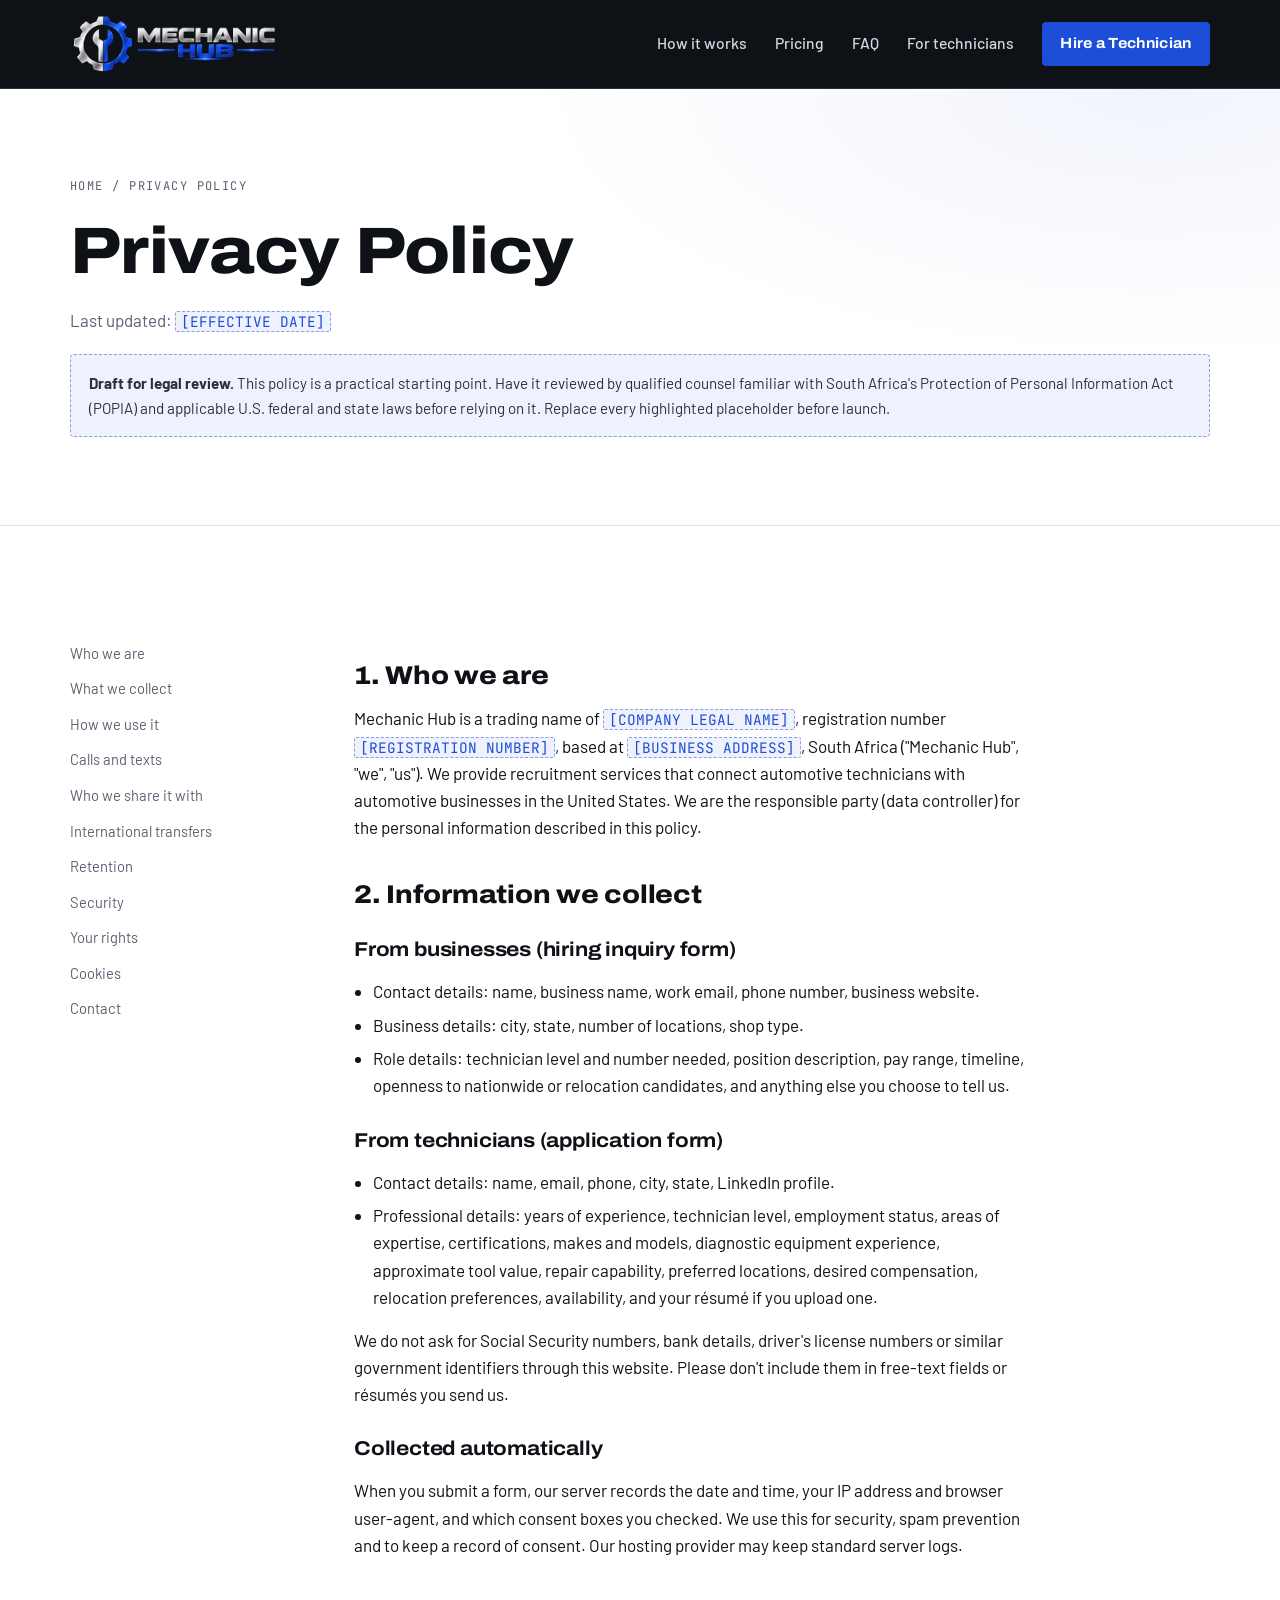
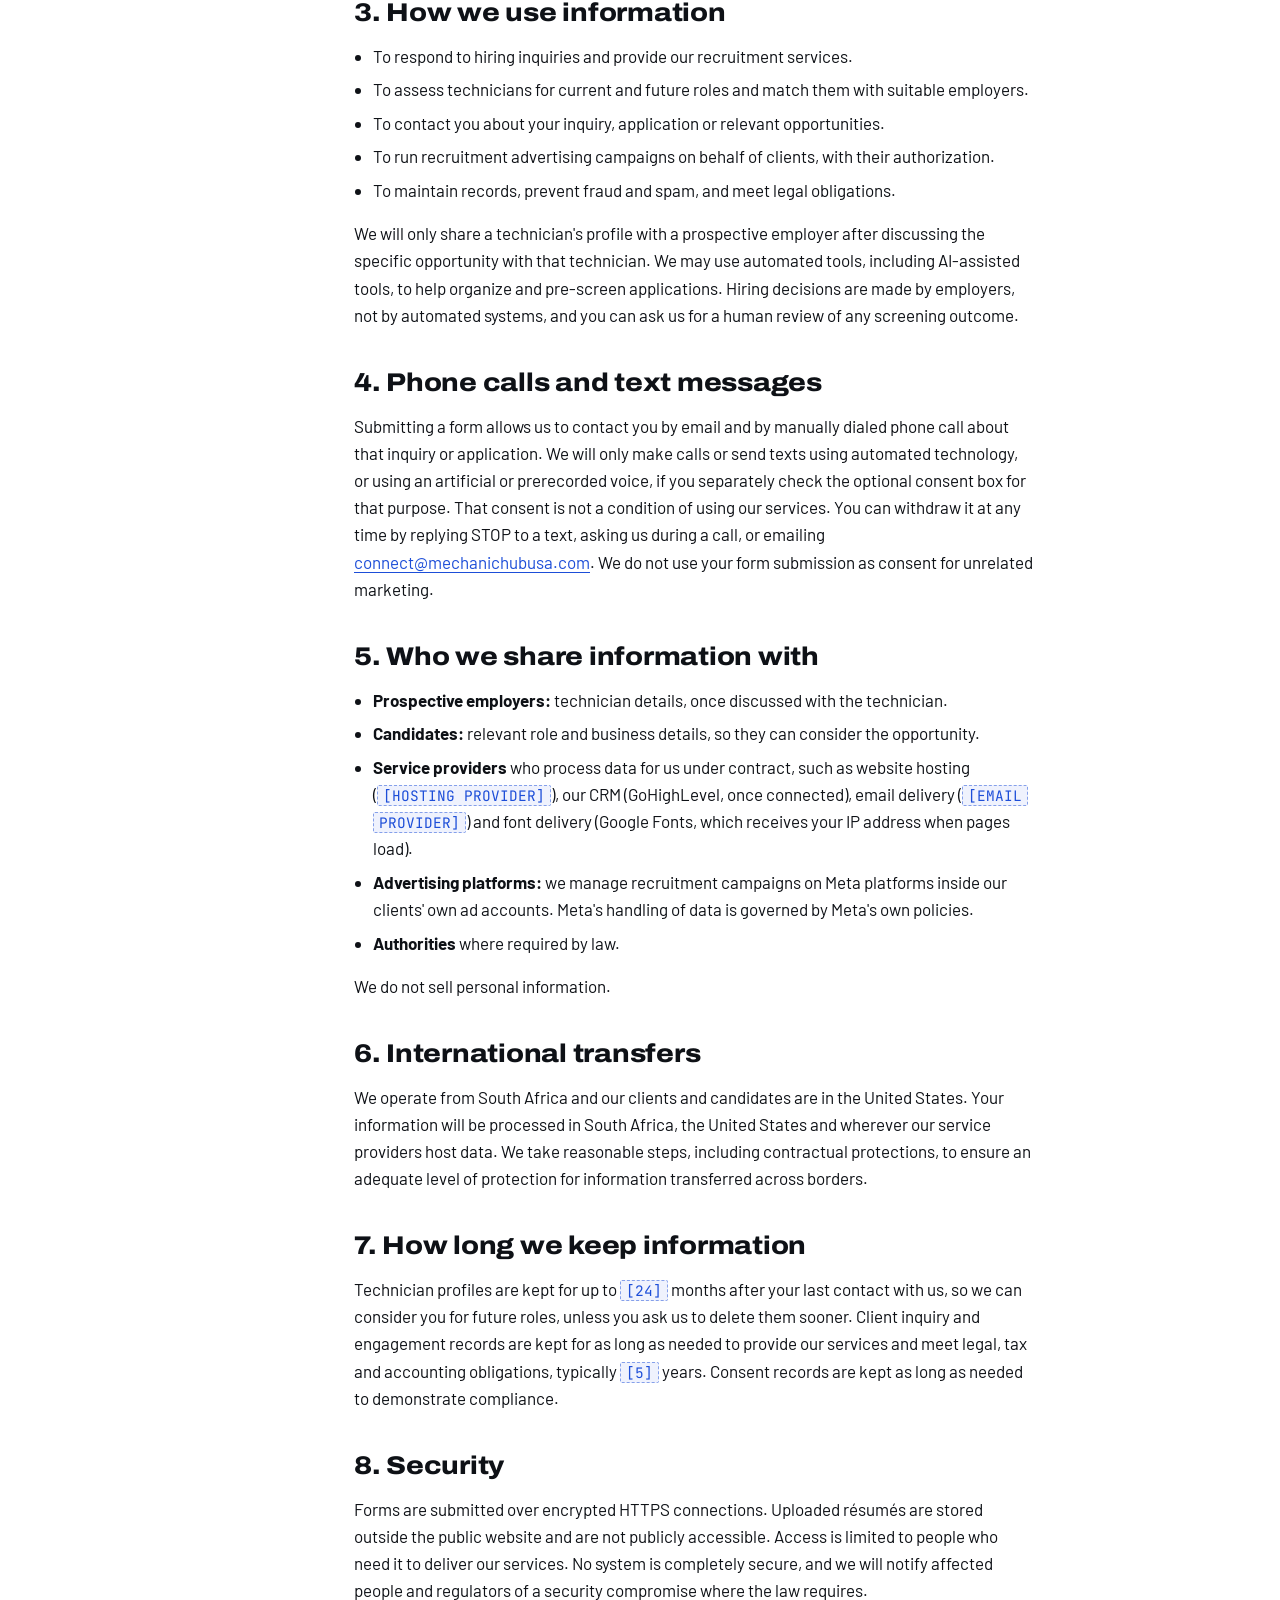
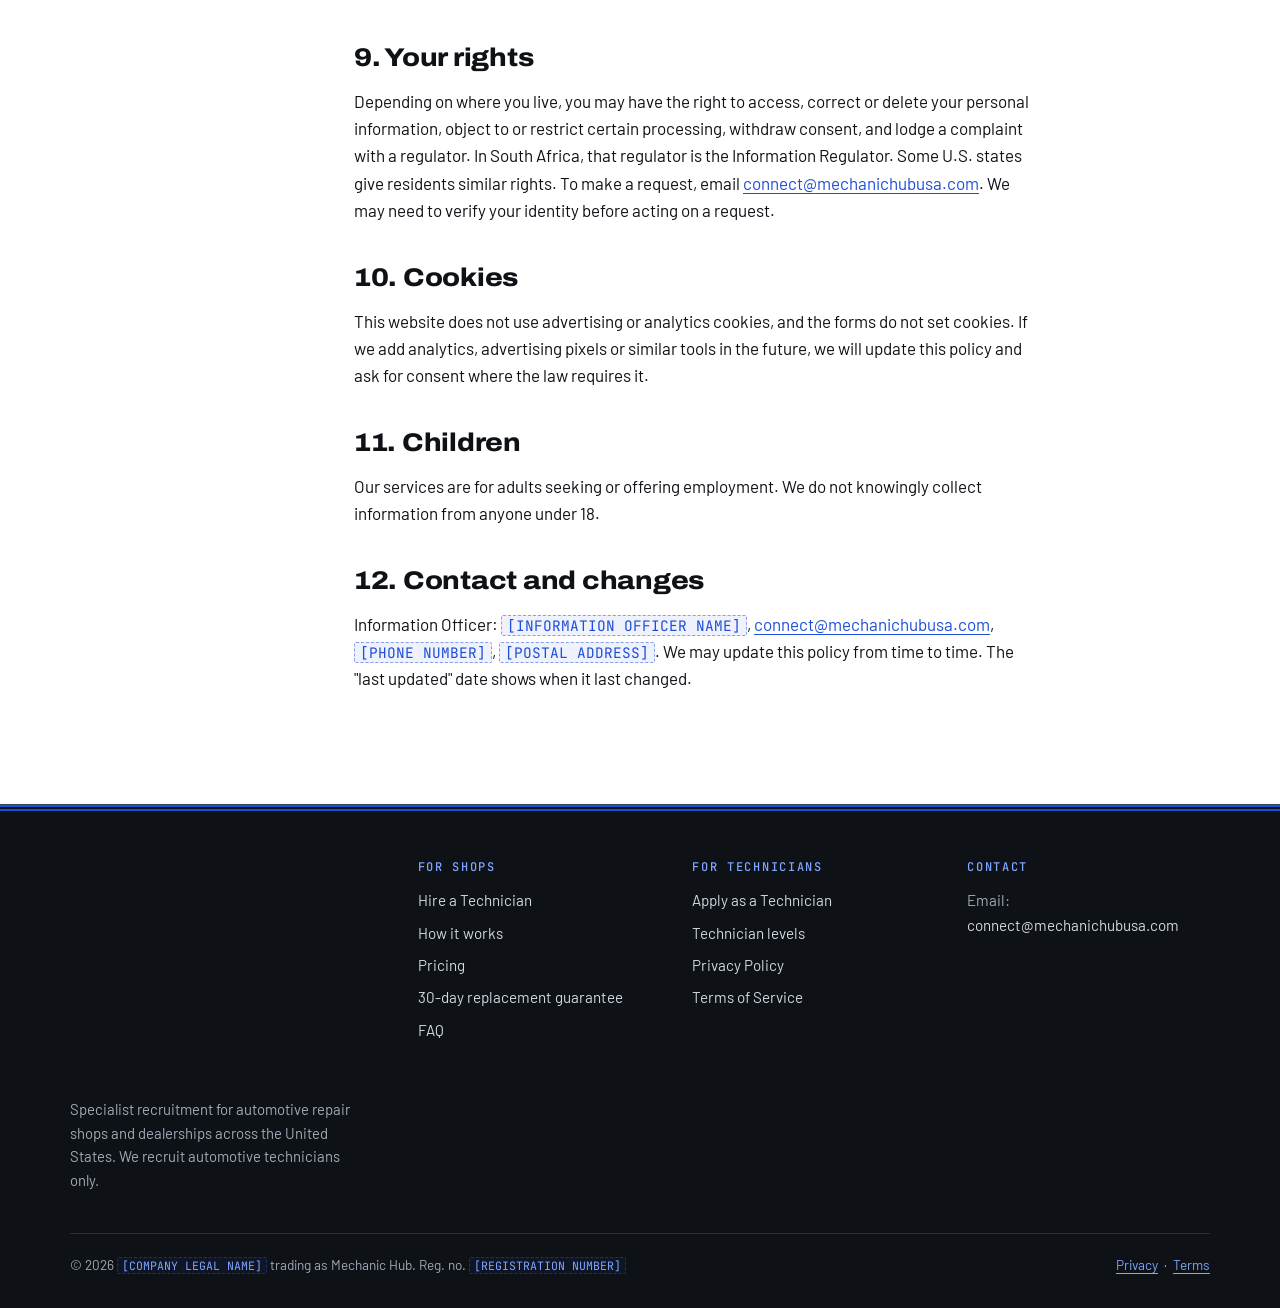
<file: privacy.html>
<!doctype html>
<html lang="en-US">
<head>
<meta charset="utf-8">
<meta name="viewport" content="width=device-width, initial-scale=1, viewport-fit=cover">
<title>Privacy Policy | Mechanic Hub</title>
<meta name="description" content="How Mechanic Hub collects, uses, shares and protects information submitted by auto shops and automotive technicians.">
<link rel="canonical" href="https://mechanichubusa.com/privacy">
<meta name="theme-color" content="#080808">
<meta property="og:type" content="website">
<meta property="og:site_name" content="Mechanic Hub">
<meta property="og:title" content="Privacy Policy | Mechanic Hub">
<meta property="og:description" content="How Mechanic Hub collects, uses, shares and protects information submitted by auto shops and automotive technicians.">
<meta property="og:url" content="https://mechanichubusa.com/privacy">
<meta property="og:image" content="https://mechanichubusa.com/assets/og-image.jpg">
<meta name="twitter:card" content="summary_large_image">
<link rel="icon" type="image/png" sizes="32x32" href="/assets/icon-32.png">
<link rel="apple-touch-icon" href="/assets/icon-180.png">
<link rel="preconnect" href="https://fonts.googleapis.com">
<link rel="preconnect" href="https://fonts.gstatic.com" crossorigin>
<link rel="stylesheet" href="https://fonts.googleapis.com/css2?family=Archivo:wdth,wght@100..125,500..900&family=Barlow:wght@400;500;600;700&family=JetBrains+Mono:wght@400;500&display=swap">
<link rel="stylesheet" href="/css/styles.css?v=mw0ely6q">
<link rel="stylesheet" href="/css/theme.css?v=mw0ely6q">

</head>
<body>
<a class="skip-link" href="#main">Skip to content</a>
<header class="site-header">
  <div class="wrap">
    <a class="brand" href="/" aria-label="Mechanic Hub home">
      <img src="/assets/logo-wide.webp" width="518" height="150" alt="Mechanic Hub">
    </a>
    <button class="nav-toggle" type="button" aria-expanded="false" aria-controls="site-nav" aria-label="Open menu"><span></span></button>
    <nav class="nav" id="site-nav" aria-label="Main">
      <a href="/#process">How it works</a>
      <a href="/#pricing">Pricing</a>
      <a href="/#faq">FAQ</a>
      <a href="/apply" data-nav="apply">For technicians</a>
      <a class="btn btn--gold" href="/hire" data-nav="hire">Hire a Technician</a>
    </nav>
  </div>
</header>


<main id="main">
  <section class="page-hero" aria-labelledby="privacy-title">
    <div class="wrap">
      <span class="breadcrumb"><a href="/">Home</a> / Privacy Policy</span>
      <h1 id="privacy-title">Privacy Policy</h1>
      <p class="muted">Last updated: <span class="placeholder">[EFFECTIVE DATE]</span></p>
      <p class="legal-note"><strong>Draft for legal review.</strong> This policy is a practical starting point. Have it reviewed by qualified counsel familiar with South Africa's Protection of Personal Information Act (POPIA) and applicable U.S. federal and state laws before relying on it. Replace every highlighted placeholder before launch.</p>
    </div>
  </section>
  <section class="section">
    <div class="wrap legal-layout">
      <nav class="toc" aria-label="On this page">
        <a href="#p-who">Who we are</a><a href="#p-collect">What we collect</a><a href="#p-use">How we use it</a><a href="#p-comms">Calls and texts</a><a href="#p-share">Who we share it with</a><a href="#p-transfer">International transfers</a><a href="#p-retain">Retention</a><a href="#p-security">Security</a><a href="#p-rights">Your rights</a><a href="#p-cookies">Cookies</a><a href="#p-contact">Contact</a>
      </nav>
      <div class="prose">
        <h2 id="p-who">1. Who we are</h2>
        <p>Mechanic Hub is a trading name of <span class="placeholder">[COMPANY LEGAL NAME]</span>, registration number <span class="placeholder">[REGISTRATION NUMBER]</span>, based at <span class="placeholder">[BUSINESS ADDRESS]</span>, South Africa ("Mechanic Hub", "we", "us"). We provide recruitment services that connect automotive technicians with automotive businesses in the United States. We are the responsible party (data controller) for the personal information described in this policy.</p>

        <h2 id="p-collect">2. Information we collect</h2>
        <h3>From businesses (hiring inquiry form)</h3>
        <ul>
          <li>Contact details: name, business name, work email, phone number, business website.</li>
          <li>Business details: city, state, number of locations, shop type.</li>
          <li>Role details: technician level and number needed, position description, pay range, timeline, openness to nationwide or relocation candidates, and anything else you choose to tell us.</li>
        </ul>
        <h3>From technicians (application form)</h3>
        <ul>
          <li>Contact details: name, email, phone, city, state, LinkedIn profile.</li>
          <li>Professional details: years of experience, technician level, employment status, areas of expertise, certifications, makes and models, diagnostic equipment experience, approximate tool value, repair capability, preferred locations, desired compensation, relocation preferences, availability, and your résumé if you upload one.</li>
        </ul>
        <p>We do not ask for Social Security numbers, bank details, driver's license numbers or similar government identifiers through this website. Please don't include them in free-text fields or résumés you send us.</p>
        <h3>Collected automatically</h3>
        <p>When you submit a form, our server records the date and time, your IP address and browser user-agent, and which consent boxes you checked. We use this for security, spam prevention and to keep a record of consent. Our hosting provider may keep standard server logs.</p>

        <h2 id="p-use">3. How we use information</h2>
        <ul>
          <li>To respond to hiring inquiries and provide our recruitment services.</li>
          <li>To assess technicians for current and future roles and match them with suitable employers.</li>
          <li>To contact you about your inquiry, application or relevant opportunities.</li>
          <li>To run recruitment advertising campaigns on behalf of clients, with their authorization.</li>
          <li>To maintain records, prevent fraud and spam, and meet legal obligations.</li>
        </ul>
        <p>We will only share a technician's profile with a prospective employer after discussing the specific opportunity with that technician. We may use automated tools, including AI-assisted tools, to help organize and pre-screen applications. Hiring decisions are made by employers, not by automated systems, and you can ask us for a human review of any screening outcome.</p>

        <h2 id="p-comms">4. Phone calls and text messages</h2>
        <p>Submitting a form allows us to contact you by email and by manually dialed phone call about that inquiry or application. We will only make calls or send texts using automated technology, or using an artificial or prerecorded voice, if you separately check the optional consent box for that purpose. That consent is not a condition of using our services. You can withdraw it at any time by replying STOP to a text, asking us during a call, or emailing <a href="mailto:connect@mechanichubusa.com?subject=Mechanic%20Hub%20inquiry">connect@mechanichubusa.com</a>. We do not use your form submission as consent for unrelated marketing.</p>

        <h2 id="p-share">5. Who we share information with</h2>
        <ul>
          <li><strong>Prospective employers:</strong> technician details, once discussed with the technician.</li>
          <li><strong>Candidates:</strong> relevant role and business details, so they can consider the opportunity.</li>
          <li><strong>Service providers</strong> who process data for us under contract, such as website hosting (<span class="placeholder">[HOSTING PROVIDER]</span>), our CRM (GoHighLevel, once connected), email delivery (<span class="placeholder">[EMAIL PROVIDER]</span>) and font delivery (Google Fonts, which receives your IP address when pages load).</li>
          <li><strong>Advertising platforms:</strong> we manage recruitment campaigns on Meta platforms inside our clients' own ad accounts. Meta's handling of data is governed by Meta's own policies.</li>
          <li><strong>Authorities</strong> where required by law.</li>
        </ul>
        <p>We do not sell personal information.</p>

        <h2 id="p-transfer">6. International transfers</h2>
        <p>We operate from South Africa and our clients and candidates are in the United States. Your information will be processed in South Africa, the United States and wherever our service providers host data. We take reasonable steps, including contractual protections, to ensure an adequate level of protection for information transferred across borders.</p>

        <h2 id="p-retain">7. How long we keep information</h2>
        <p>Technician profiles are kept for up to <span class="placeholder">[24]</span> months after your last contact with us, so we can consider you for future roles, unless you ask us to delete them sooner. Client inquiry and engagement records are kept for as long as needed to provide our services and meet legal, tax and accounting obligations, typically <span class="placeholder">[5]</span> years. Consent records are kept as long as needed to demonstrate compliance.</p>

        <h2 id="p-security">8. Security</h2>
        <p>Forms are submitted over encrypted HTTPS connections. Uploaded résumés are stored outside the public website and are not publicly accessible. Access is limited to people who need it to deliver our services. No system is completely secure, and we will notify affected people and regulators of a security compromise where the law requires.</p>

        <h2 id="p-rights">9. Your rights</h2>
        <p>Depending on where you live, you may have the right to access, correct or delete your personal information, object to or restrict certain processing, withdraw consent, and lodge a complaint with a regulator. In South Africa, that regulator is the Information Regulator. Some U.S. states give residents similar rights. To make a request, email <a href="mailto:connect@mechanichubusa.com?subject=Mechanic%20Hub%20inquiry">connect@mechanichubusa.com</a>. We may need to verify your identity before acting on a request.</p>

        <h2 id="p-cookies">10. Cookies</h2>
        <p>This website does not use advertising or analytics cookies, and the forms do not set cookies. If we add analytics, advertising pixels or similar tools in the future, we will update this policy and ask for consent where the law requires it.</p>

        <h2 id="p-children">11. Children</h2>
        <p>Our services are for adults seeking or offering employment. We do not knowingly collect information from anyone under 18.</p>

        <h2 id="p-contact">12. Contact and changes</h2>
        <p>Information Officer: <span class="placeholder">[INFORMATION OFFICER NAME]</span>, <a href="mailto:connect@mechanichubusa.com?subject=Mechanic%20Hub%20inquiry">connect@mechanichubusa.com</a>, <span class="placeholder">[PHONE NUMBER]</span>, <span class="placeholder">[POSTAL ADDRESS]</span>. We may update this policy from time to time. The "last updated" date shows when it last changed.</p>
      </div>
    </div>
  </section>
</main>

<footer class="site-footer">
  <div class="wrap">
    <div class="footer-grid">
      <div class="footer-brand">
        <img src="/assets/logo-footer.webp" width="464" height="341" alt="Mechanic Hub" loading="lazy">
        <p>Specialist recruitment for automotive repair shops and dealerships across the United States. We recruit automotive technicians only.</p>
      </div>
      <div class="footer-col">
        <h2>For shops</h2>
        <ul>
          <li><a href="/hire">Hire a Technician</a></li>
          <li><a href="/#process">How it works</a></li>
          <li><a href="/#pricing">Pricing</a></li>
          <li><a href="/#guarantee">30-day replacement guarantee</a></li>
          <li><a href="/#faq">FAQ</a></li>
        </ul>
      </div>
      <div class="footer-col">
        <h2>For technicians</h2>
        <ul>
          <li><a href="/apply">Apply as a Technician</a></li>
          <li><a href="/#levels">Technician levels</a></li>
          <li><a href="/privacy">Privacy Policy</a></li>
          <li><a href="/terms">Terms of Service</a></li>
        </ul>
      </div>
      <div class="footer-col">
        <h2>Contact</h2>
        <ul>
          <li>Email: <a href="mailto:connect@mechanichubusa.com?subject=Mechanic%20Hub%20inquiry">connect@mechanichubusa.com</a></li>
        </ul>
      </div>
    </div>
    <div class="footer-bottom">
      <span>&copy; <span data-year>2026</span> <span class="placeholder">[COMPANY LEGAL NAME]</span> trading as Mechanic Hub. Reg. no. <span class="placeholder">[REGISTRATION NUMBER]</span></span>
      <span><a href="/privacy">Privacy</a> &nbsp;·&nbsp; <a href="/terms">Terms</a></span>
    </div>
  </div>
</footer>
<script src="/js/rules.js?v=mw0ely6q" defer></script>
<script src="/js/main.js?v=mw0ely6q" defer></script>

</body>
</html>
</file>
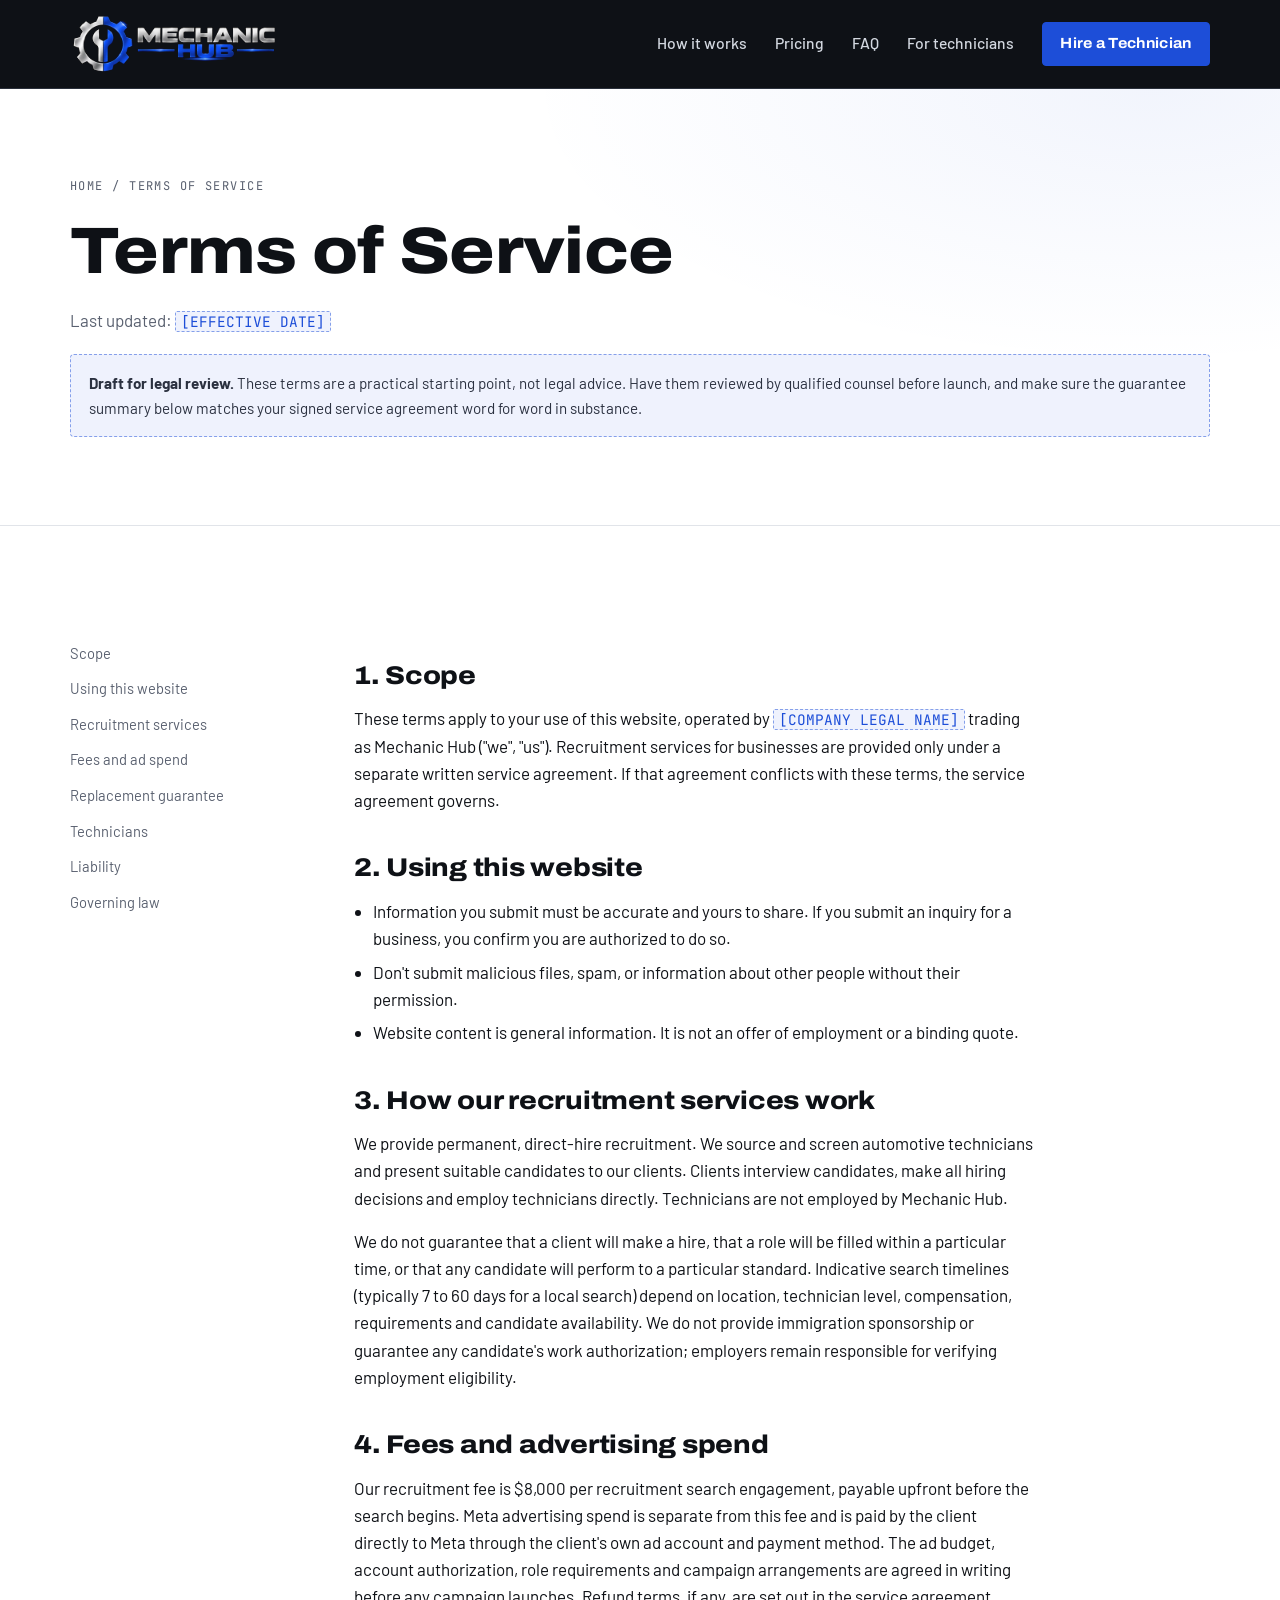
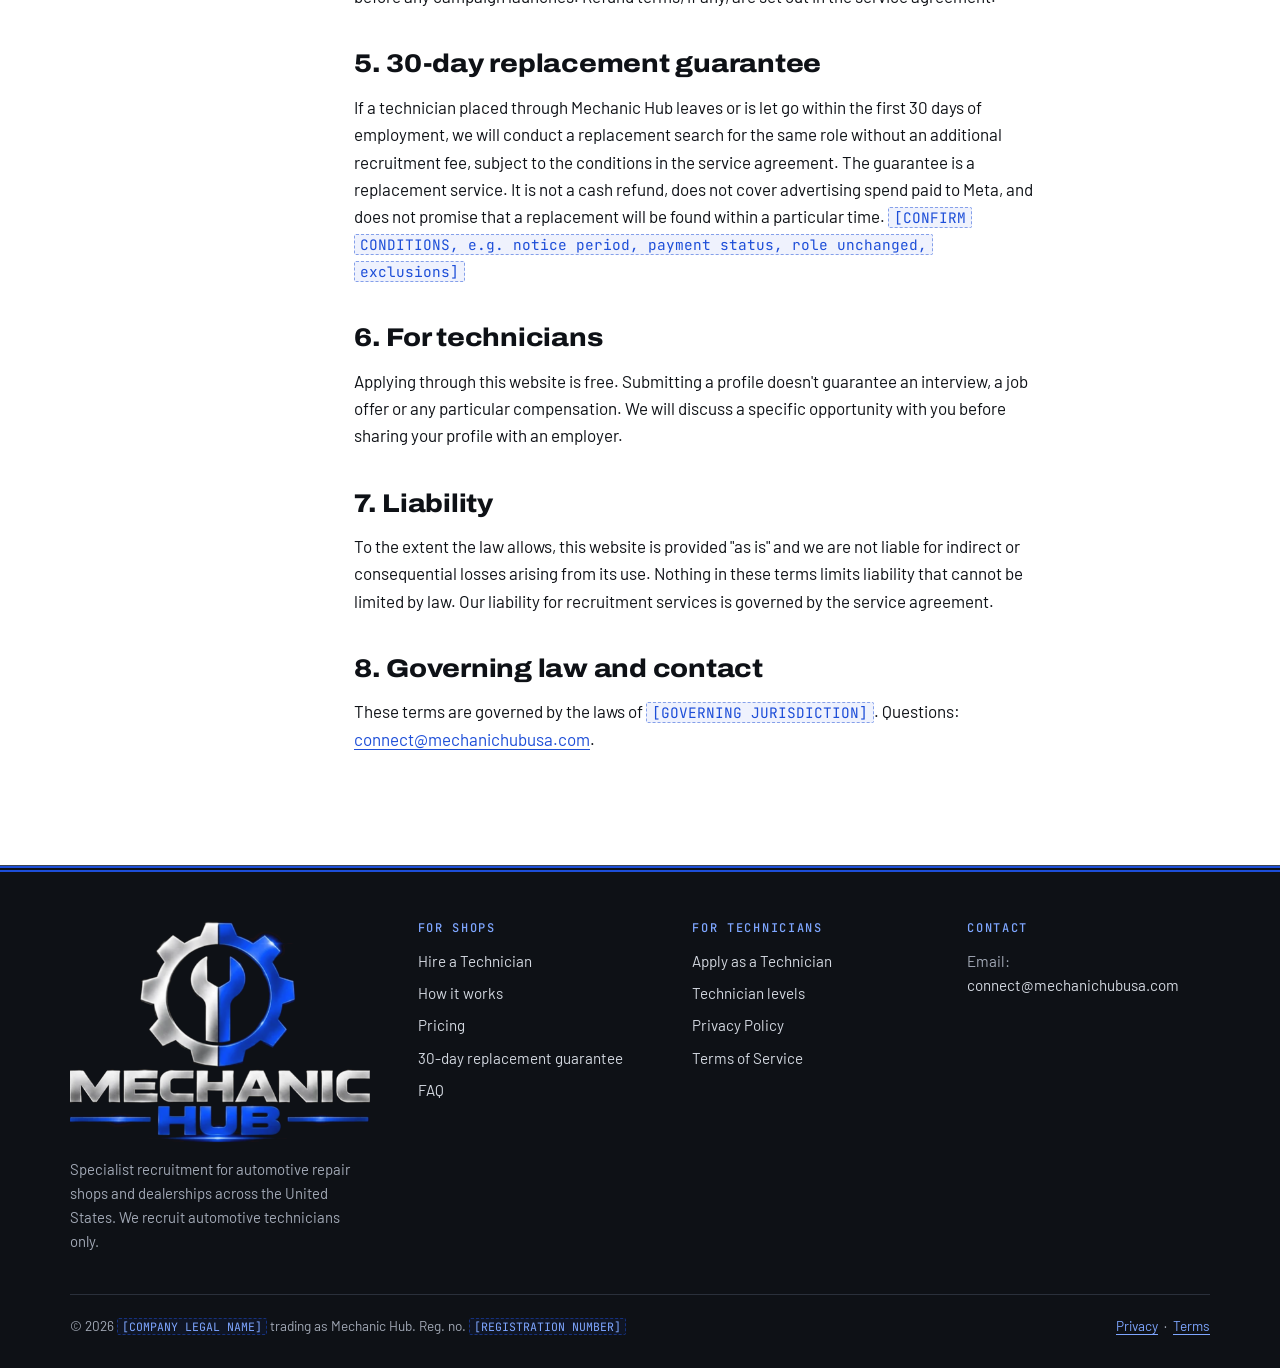
<file: terms.html>
<!doctype html>
<html lang="en-US">
<head>
<meta charset="utf-8">
<meta name="viewport" content="width=device-width, initial-scale=1, viewport-fit=cover">
<title>Terms of Service | Mechanic Hub</title>
<meta name="description" content="Terms governing use of the Mechanic Hub website and an overview of how our recruitment services are provided.">
<link rel="canonical" href="https://mechanichubusa.com/terms">
<meta name="theme-color" content="#080808">
<meta property="og:type" content="website">
<meta property="og:site_name" content="Mechanic Hub">
<meta property="og:title" content="Terms of Service | Mechanic Hub">
<meta property="og:description" content="Terms governing use of the Mechanic Hub website and an overview of how our recruitment services are provided.">
<meta property="og:url" content="https://mechanichubusa.com/terms">
<meta property="og:image" content="https://mechanichubusa.com/assets/og-image.jpg">
<meta name="twitter:card" content="summary_large_image">
<link rel="icon" type="image/png" sizes="32x32" href="/assets/icon-32.png">
<link rel="apple-touch-icon" href="/assets/icon-180.png">
<link rel="preconnect" href="https://fonts.googleapis.com">
<link rel="preconnect" href="https://fonts.gstatic.com" crossorigin>
<link rel="stylesheet" href="https://fonts.googleapis.com/css2?family=Archivo:wdth,wght@100..125,500..900&family=Barlow:wght@400;500;600;700&family=JetBrains+Mono:wght@400;500&display=swap">
<link rel="stylesheet" href="/css/styles.css?v=mw0ely6q">
<link rel="stylesheet" href="/css/theme.css?v=mw0ely6q">

</head>
<body>
<a class="skip-link" href="#main">Skip to content</a>
<header class="site-header">
  <div class="wrap">
    <a class="brand" href="/" aria-label="Mechanic Hub home">
      <img src="/assets/logo-wide.webp" width="518" height="150" alt="Mechanic Hub">
    </a>
    <button class="nav-toggle" type="button" aria-expanded="false" aria-controls="site-nav" aria-label="Open menu"><span></span></button>
    <nav class="nav" id="site-nav" aria-label="Main">
      <a href="/#process">How it works</a>
      <a href="/#pricing">Pricing</a>
      <a href="/#faq">FAQ</a>
      <a href="/apply" data-nav="apply">For technicians</a>
      <a class="btn btn--gold" href="/hire" data-nav="hire">Hire a Technician</a>
    </nav>
  </div>
</header>


<main id="main">
  <section class="page-hero" aria-labelledby="terms-title">
    <div class="wrap">
      <span class="breadcrumb"><a href="/">Home</a> / Terms of Service</span>
      <h1 id="terms-title">Terms of Service</h1>
      <p class="muted">Last updated: <span class="placeholder">[EFFECTIVE DATE]</span></p>
      <p class="legal-note"><strong>Draft for legal review.</strong> These terms are a practical starting point, not legal advice. Have them reviewed by qualified counsel before launch, and make sure the guarantee summary below matches your signed service agreement word for word in substance.</p>
    </div>
  </section>
  <section class="section">
    <div class="wrap legal-layout">
      <nav class="toc" aria-label="On this page">
        <a href="#t-scope">Scope</a><a href="#t-site">Using this website</a><a href="#t-services">Recruitment services</a><a href="#t-fees">Fees and ad spend</a><a href="#t-guarantee">Replacement guarantee</a><a href="#t-candidates">Technicians</a><a href="#t-liability">Liability</a><a href="#t-law">Governing law</a>
      </nav>
      <div class="prose">
        <h2 id="t-scope">1. Scope</h2>
        <p>These terms apply to your use of this website, operated by <span class="placeholder">[COMPANY LEGAL NAME]</span> trading as Mechanic Hub ("we", "us"). Recruitment services for businesses are provided only under a separate written service agreement. If that agreement conflicts with these terms, the service agreement governs.</p>

        <h2 id="t-site">2. Using this website</h2>
        <ul>
          <li>Information you submit must be accurate and yours to share. If you submit an inquiry for a business, you confirm you are authorized to do so.</li>
          <li>Don't submit malicious files, spam, or information about other people without their permission.</li>
          <li>Website content is general information. It is not an offer of employment or a binding quote.</li>
        </ul>

        <h2 id="t-services">3. How our recruitment services work</h2>
        <p>We provide permanent, direct-hire recruitment. We source and screen automotive technicians and present suitable candidates to our clients. Clients interview candidates, make all hiring decisions and employ technicians directly. Technicians are not employed by Mechanic Hub.</p>
        <p>We do not guarantee that a client will make a hire, that a role will be filled within a particular time, or that any candidate will perform to a particular standard. Indicative search timelines (typically 7 to 60 days for a local search) depend on location, technician level, compensation, requirements and candidate availability. We do not provide immigration sponsorship or guarantee any candidate's work authorization; employers remain responsible for verifying employment eligibility.</p>

        <h2 id="t-fees">4. Fees and advertising spend</h2>
        <p>Our recruitment fee is $8,000 per recruitment search engagement, payable upfront before the search begins. Meta advertising spend is separate from this fee and is paid by the client directly to Meta through the client's own ad account and payment method. The ad budget, account authorization, role requirements and campaign arrangements are agreed in writing before any campaign launches. Refund terms, if any, are set out in the service agreement.</p>

        <h2 id="t-guarantee">5. 30-day replacement guarantee</h2>
        <p>If a technician placed through Mechanic Hub leaves or is let go within the first 30 days of employment, we will conduct a replacement search for the same role without an additional recruitment fee, subject to the conditions in the service agreement. The guarantee is a replacement service. It is not a cash refund, does not cover advertising spend paid to Meta, and does not promise that a replacement will be found within a particular time. <span class="placeholder">[CONFIRM CONDITIONS, e.g. notice period, payment status, role unchanged, exclusions]</span></p>

        <h2 id="t-candidates">6. For technicians</h2>
        <p>Applying through this website is free. Submitting a profile doesn't guarantee an interview, a job offer or any particular compensation. We will discuss a specific opportunity with you before sharing your profile with an employer.</p>

        <h2 id="t-liability">7. Liability</h2>
        <p>To the extent the law allows, this website is provided "as is" and we are not liable for indirect or consequential losses arising from its use. Nothing in these terms limits liability that cannot be limited by law. Our liability for recruitment services is governed by the service agreement.</p>

        <h2 id="t-law">8. Governing law and contact</h2>
        <p>These terms are governed by the laws of <span class="placeholder">[GOVERNING JURISDICTION]</span>. Questions: <a href="mailto:connect@mechanichubusa.com?subject=Mechanic%20Hub%20inquiry">connect@mechanichubusa.com</a>.</p>
      </div>
    </div>
  </section>
</main>

<footer class="site-footer">
  <div class="wrap">
    <div class="footer-grid">
      <div class="footer-brand">
        <img src="/assets/logo-footer.webp" width="464" height="341" alt="Mechanic Hub" loading="lazy">
        <p>Specialist recruitment for automotive repair shops and dealerships across the United States. We recruit automotive technicians only.</p>
      </div>
      <div class="footer-col">
        <h2>For shops</h2>
        <ul>
          <li><a href="/hire">Hire a Technician</a></li>
          <li><a href="/#process">How it works</a></li>
          <li><a href="/#pricing">Pricing</a></li>
          <li><a href="/#guarantee">30-day replacement guarantee</a></li>
          <li><a href="/#faq">FAQ</a></li>
        </ul>
      </div>
      <div class="footer-col">
        <h2>For technicians</h2>
        <ul>
          <li><a href="/apply">Apply as a Technician</a></li>
          <li><a href="/#levels">Technician levels</a></li>
          <li><a href="/privacy">Privacy Policy</a></li>
          <li><a href="/terms">Terms of Service</a></li>
        </ul>
      </div>
      <div class="footer-col">
        <h2>Contact</h2>
        <ul>
          <li>Email: <a href="mailto:connect@mechanichubusa.com?subject=Mechanic%20Hub%20inquiry">connect@mechanichubusa.com</a></li>
        </ul>
      </div>
    </div>
    <div class="footer-bottom">
      <span>&copy; <span data-year>2026</span> <span class="placeholder">[COMPANY LEGAL NAME]</span> trading as Mechanic Hub. Reg. no. <span class="placeholder">[REGISTRATION NUMBER]</span></span>
      <span><a href="/privacy">Privacy</a> &nbsp;·&nbsp; <a href="/terms">Terms</a></span>
    </div>
  </div>
</footer>
<script src="/js/rules.js?v=mw0ely6q" defer></script>
<script src="/js/main.js?v=mw0ely6q" defer></script>

</body>
</html>
</file>
<file: css/styles.css>
/* ==========================================================================
   Mechanic Hub — design tokens
   Layout concept: a service-manual / spec-plate system. Dark shop floor,
   brushed-steel rules, monospace spec labels, gold reserved for actions.
   Deliberately single-theme (dark) so the black-background logo sits natively.
   ========================================================================== */
:root {
  --ink: #080808;          /* primary background */
  --steel: #151515;        /* secondary background / panels */
  --steel-2: #1d1d1c;      /* raised panel */
  --rule: #2c2b28;         /* hairline borders, warm-biased toward gold */
  --rule-strong: #45423b;
  --text: #f5f5f5;
  --muted: #a6a6a6;
  --silver: #c7c7c7;
  --gold: #f5b400;
  --gold-deep: #c98f00;
  --gold-wash: rgba(245, 180, 0, 0.08);
  --danger: #ff6b5a;
  --ok: #7dd87a;

  --font-display: "Archivo", "Arial Narrow", "Helvetica Neue", Arial, sans-serif;
  --font-body: "Barlow", "Segoe UI", "Helvetica Neue", Arial, sans-serif;
  --font-mono: "JetBrains Mono", ui-monospace, "SFMono-Regular", Menlo, Consolas, monospace;

  --step--1: 0.875rem;
  --step-0: 1.0625rem;
  --step-1: 1.25rem;
  --step-2: 1.6rem;
  --step-3: clamp(1.9rem, 1.4rem + 2vw, 2.6rem);
  --step-4: clamp(2.4rem, 1.6rem + 3.6vw, 4.1rem);

  --wrap: 1180px;
  --radius: 4px;
  --header-h: 76px;
  color-scheme: dark;
}

*, *::before, *::after { box-sizing: border-box; }
html { scroll-behavior: smooth; scroll-padding-top: calc(var(--header-h) + 16px); -webkit-text-size-adjust: 100%; }
body {
  margin: 0;
  background: var(--ink);
  color: var(--text);
  font-family: var(--font-body);
  font-size: var(--step-0);
  line-height: 1.6;
  -webkit-font-smoothing: antialiased;
}
img { max-width: 100%; height: auto; display: block; }
a { color: var(--gold); text-underline-offset: 3px; }
a:hover { color: #ffd04d; }
:focus-visible { outline: 2px solid var(--gold); outline-offset: 3px; border-radius: 2px; }
[hidden] { display: none !important; }
::selection { background: var(--gold); color: #000; }

.skip-link {
  position: absolute; left: 16px; top: -60px; z-index: 100;
  background: var(--gold); color: #000; padding: 10px 16px; font-weight: 600; text-decoration: none;
}
.skip-link:focus { top: 12px; }

.wrap {
  width: 100%; max-width: var(--wrap); margin-inline: auto;
  padding-left: max(20px, env(safe-area-inset-left, 0px));
  padding-right: max(20px, env(safe-area-inset-right, 0px));
}

/* ---------- Type ---------- */
h1, h2, h3, h4 {
  font-family: var(--font-display);
  font-stretch: 112%;
  font-weight: 800;
  line-height: 1.08;
  letter-spacing: -0.01em;
  margin: 0;
  text-wrap: balance;
}
h1 { font-size: var(--step-4); }
h2 { font-size: var(--step-3); }
h3 { font-size: var(--step-1); font-weight: 700; line-height: 1.25; }
p { margin: 0; }
.lede { font-size: var(--step-1); color: var(--silver); line-height: 1.55; max-width: 60ch; }
.muted { color: var(--muted); }
.gold { color: var(--gold); }
.spec {
  font-family: var(--font-mono);
  font-size: 0.75rem;
  letter-spacing: 0.14em;
  text-transform: uppercase;
  color: var(--muted);
}
.spec--gold { color: var(--gold); }
.prose { display: grid; gap: 1rem; max-width: 68ch; }
.prose h2 { font-size: var(--step-2); margin-top: 1.5rem; }
.prose h3 { margin-top: 0.75rem; }
.prose ul { margin: 0; padding-left: 1.2rem; display: grid; gap: 0.4rem; }
.placeholder {
  font-family: var(--font-mono); font-size: 0.85em;
  background: var(--gold-wash); color: var(--gold);
  border: 1px dashed rgba(245, 180, 0, 0.45); padding: 0 0.35em; border-radius: 2px;
  -webkit-box-decoration-break: clone; box-decoration-break: clone;
}

/* ---------- Buttons ---------- */
.btn {
  --btn-bg: transparent; --btn-fg: var(--text); --btn-bd: var(--rule-strong);
  display: inline-flex; align-items: center; justify-content: center; gap: 0.6em;
  min-height: 52px; padding: 0 1.5rem;
  font-family: var(--font-display); font-stretch: 108%; font-weight: 700;
  font-size: 0.98rem; letter-spacing: 0.02em; text-decoration: none;
  color: var(--btn-fg); background: var(--btn-bg);
  border: 1px solid var(--btn-bd); border-radius: var(--radius);
  cursor: pointer; transition: background 160ms ease, border-color 160ms ease, transform 160ms ease, color 160ms ease;
}
.btn:hover { color: var(--btn-fg); border-color: var(--silver); }
.btn:active { transform: translateY(1px); }
.btn--gold { --btn-bg: var(--gold); --btn-fg: #0b0b0b; --btn-bd: var(--gold); }
.btn--gold:hover { --btn-bg: #ffc727; border-color: #ffc727; color: #0b0b0b; }
.btn--block { width: 100%; }
.btn .arrow { font-family: var(--font-mono); font-weight: 500; transition: transform 160ms ease; }
.btn:hover .arrow { transform: translateX(3px); }
.btn[disabled] { opacity: 0.6; cursor: progress; }

/* ---------- Header ---------- */
body::before {
  content: ""; position: fixed; inset: 0 0 auto; height: env(safe-area-inset-top, 0px);
  z-index: 60; background: rgba(8, 8, 8, 0.96);
}
.site-header {
  position: sticky; top: env(safe-area-inset-top, 0px); z-index: 50;
  background: rgba(8, 8, 8, 0.92);
  backdrop-filter: blur(10px); -webkit-backdrop-filter: blur(10px);
  border-bottom: 1px solid var(--rule);
}
.site-header .wrap { display: flex; align-items: center; justify-content: space-between; gap: 1.5rem; height: var(--header-h); }
.brand { display: inline-flex; align-items: center; flex: none; }
.brand img { height: 62px; width: auto; mix-blend-mode: lighten; }
.nav { display: flex; align-items: center; gap: 1.75rem; }
.nav a:not(.btn) {
  color: var(--silver); text-decoration: none; font-weight: 500; font-size: 0.98rem;
  padding: 6px 0; border-bottom: 2px solid transparent;
}
.nav a:not(.btn):hover, .nav a[aria-current="page"] { color: var(--text); border-bottom-color: var(--gold); }
.nav .btn { min-height: 44px; padding: 0 1.1rem; font-size: 0.92rem; }
.nav-toggle {
  display: none; background: none; border: 1px solid var(--rule-strong); color: var(--text);
  width: 46px; height: 46px; border-radius: var(--radius); cursor: pointer; padding: 0;
}
.nav-toggle span, .nav-toggle span::before, .nav-toggle span::after {
  display: block; width: 20px; height: 2px; background: currentColor; margin: 0 auto; position: relative; transition: transform 200ms ease;
}
.nav-toggle span::before, .nav-toggle span::after { content: ""; position: absolute; left: 0; }
.nav-toggle span::before { top: -6px; }
.nav-toggle span::after { top: 6px; }
.nav-toggle[aria-expanded="true"] span { background: transparent; }
.nav-toggle[aria-expanded="true"] span::before { transform: translateY(6px) rotate(45deg); }
.nav-toggle[aria-expanded="true"] span::after { transform: translateY(-6px) rotate(-45deg); }

@media (max-width: 900px) {
  .nav-toggle { display: inline-flex; align-items: center; justify-content: center; }
  .nav {
    position: absolute; left: 0; right: 0; top: 100%;
    flex-direction: column; align-items: stretch; gap: 0;
    background: var(--ink); border-bottom: 1px solid var(--rule);
    padding: 8px max(20px, env(safe-area-inset-right, 0px)) 20px max(20px, env(safe-area-inset-left, 0px));
    display: none;
  }
  .nav.is-open { display: flex; }
  .nav a:not(.btn) { padding: 14px 0; border-bottom: 1px solid var(--rule); font-size: 1.05rem; }
  .nav a:not(.btn):hover, .nav a[aria-current="page"] { border-bottom-color: var(--rule); color: var(--gold); }
  .nav .btn { margin-top: 16px; min-height: 52px; }
}

/* ---------- Sections ---------- */
.section { padding-block: clamp(64px, 9vw, 112px); border-top: 1px solid var(--rule); }
.section--panel { background: var(--steel); }
.section-head { display: grid; gap: 1rem; max-width: 760px; margin-bottom: clamp(32px, 5vw, 56px); }
.section-head .spec { display: flex; align-items: center; gap: 12px; }
.section-head .spec::before { content: ""; width: 28px; height: 2px; background: var(--gold); }
.section-head p { color: var(--silver); font-size: var(--step-1); line-height: 1.55; }

/* ---------- Hero ---------- */
.hero {
  position: relative; overflow: hidden;
  background-color: var(--ink);
  background-image:
    linear-gradient(100deg, rgba(8,8,8,0.97) 0%, rgba(8,8,8,0.9) 45%, rgba(8,8,8,0.55) 100%),
    var(--hero-image, none);
  background-size: cover; background-position: center right;
}
.hero::before { /* brushed-steel texture so the hero holds up with or without a photo */
  content: ""; position: absolute; inset: 0; pointer-events: none;
  background:
    repeating-linear-gradient(90deg, rgba(255,255,255,0.018) 0 1px, transparent 1px 3px),
    radial-gradient(ellipse 60% 70% at 85% 30%, rgba(199,199,199,0.10), transparent 70%),
    radial-gradient(ellipse 40% 50% at 95% 90%, rgba(245,180,0,0.07), transparent 70%);
}
.hero .wrap {
  position: relative; display: grid; grid-template-columns: minmax(0, 1.25fr) minmax(0, 0.85fr);
  gap: clamp(32px, 5vw, 72px); align-items: center;
  padding-block: clamp(56px, 8vw, 104px);
}
.hero-copy { display: grid; gap: 1.5rem; min-width: 0; }
.hero h1 { max-width: 15ch; }
.hero h1 em { font-style: normal; color: var(--gold); display: block; }
.hero .lede { max-width: 54ch; }
.cta-row { display: flex; flex-wrap: wrap; gap: 12px; }
.hero-note { font-size: var(--step--1); color: var(--muted); }

/* repair-order style spec card */
.ticket {
  background: rgba(21, 21, 21, 0.92); border: 1px solid var(--rule-strong); border-radius: var(--radius);
  min-width: 0; position: relative;
}
.ticket::before { content: ""; position: absolute; left: 0; right: 0; top: 0; height: 3px; background: linear-gradient(90deg, var(--silver) 0 50%, var(--gold) 50% 100%); }
.ticket-head { display: flex; justify-content: space-between; align-items: baseline; gap: 12px; padding: 20px 22px 14px; border-bottom: 1px dashed var(--rule-strong); }
.ticket-head h2 { font-size: 1.1rem; font-stretch: 112%; }
.ticket dl { margin: 0; display: grid; }
.ticket .row { display: grid; grid-template-columns: 118px minmax(0, 1fr); gap: 14px; padding: 14px 22px; border-bottom: 1px solid var(--rule); }
.ticket .row:last-child { border-bottom: 0; }
.ticket dt { font-family: var(--font-mono); font-size: 0.72rem; letter-spacing: 0.12em; text-transform: uppercase; color: var(--muted); padding-top: 4px; }
.ticket dd { margin: 0; color: var(--text); line-height: 1.45; }
.ticket dd strong { font-family: var(--font-display); font-stretch: 112%; font-size: 1.35rem; display: block; color: var(--gold); line-height: 1.2; }
.ticket dd small { color: var(--muted); font-size: 0.9rem; display: block; }
.ticket-foot { padding: 14px 22px 18px; border-top: 1px dashed var(--rule-strong); font-size: 0.85rem; color: var(--muted); }

/* ---------- Audience split ---------- */
.split { display: grid; grid-template-columns: repeat(2, minmax(0, 1fr)); border-top: 1px solid var(--rule); position: relative; padding-inline: max(0px, calc((100% - var(--wrap)) / 2)); }
.split a {
  display: grid; gap: 6px; padding-block: 28px; padding-left: max(20px, env(safe-area-inset-left, 0px)); padding-right: max(20px, env(safe-area-inset-right, 0px));
  text-decoration: none; color: var(--text); border-right: 1px solid var(--rule); transition: background 160ms ease;
}
.split a:last-child { border-right: 0; }
.split a:hover { background: var(--steel); color: var(--text); }
.split a .k { font-family: var(--font-display); font-stretch: 112%; font-weight: 800; font-size: var(--step-1); display: flex; justify-content: space-between; gap: 12px; }
.split a .k span { color: var(--gold); font-family: var(--font-mono); font-weight: 500; }
.split a p { color: var(--muted); font-size: 0.98rem; }

/* ---------- Problem / solution ---------- */
.ps { display: grid; grid-template-columns: repeat(2, minmax(0, 1fr)); gap: clamp(32px, 5vw, 64px); }
.ps-col { display: grid; gap: 1.25rem; align-content: start; min-width: 0; }
.ps-col h2 { font-size: var(--step-2); }
.checklist { list-style: none; margin: 0; padding: 0; display: grid; gap: 0; border-top: 1px solid var(--rule); }
.checklist li { display: grid; grid-template-columns: 28px minmax(0, 1fr); gap: 12px; padding: 16px 0; border-bottom: 1px solid var(--rule); color: var(--silver); }
.checklist li::before { font-family: var(--font-mono); font-size: 0.85rem; padding-top: 2px; }
.checklist--problem li::before { content: "×"; color: var(--danger); font-size: 1.15rem; line-height: 1.3; }
.checklist--solution li::before { content: "✓"; color: var(--gold); }
.checklist li strong { color: var(--text); display: block; font-weight: 600; }

/* ---------- Technician levels ---------- */
.levels { display: grid; grid-template-columns: repeat(3, minmax(0, 1fr)); gap: 0; border: 1px solid var(--rule-strong); border-radius: var(--radius); background: var(--ink); }
.level { display: grid; gap: 1rem; padding: clamp(22px, 3vw, 32px); border-right: 1px solid var(--rule-strong); align-content: start; min-width: 0; }
.level:last-child { border-right: 0; }
.level-tag { display: flex; justify-content: space-between; align-items: center; gap: 12px; }
.level-badge {
  font-family: var(--font-display); font-stretch: 125%; font-weight: 900; font-size: 1.6rem; line-height: 1;
  color: #0b0b0b; background: var(--silver); padding: 8px 10px; border-radius: 2px; min-width: 48px; text-align: center;
}
.level--master .level-badge { background: var(--gold); }
.level h3 { font-size: var(--step-2); font-stretch: 112%; }
.level p { color: var(--silver); }
.level ul { list-style: none; padding: 0; margin: 0; display: grid; gap: 0; border-top: 1px solid var(--rule); }
.level li { padding: 10px 0; border-bottom: 1px solid var(--rule); font-size: 0.97rem; color: var(--silver); display: grid; grid-template-columns: 16px minmax(0, 1fr); gap: 8px; }
.level li::before { content: "▸"; color: var(--gold); font-size: 0.8rem; padding-top: 3px; }
.fineprint { font-size: 0.92rem; color: var(--muted); max-width: 80ch; margin-top: 20px; }

/* ---------- Process ---------- */
.process { list-style: none; margin: 0; padding: 0; display: grid; grid-template-columns: repeat(3, minmax(0, 1fr)); gap: 1px; background: var(--rule-strong); border: 1px solid var(--rule-strong); border-radius: var(--radius); overflow: hidden; counter-reset: step; }
.process li { background: var(--steel); padding: clamp(22px, 3vw, 30px); display: grid; gap: 0.75rem; align-content: start; min-width: 0; counter-increment: step; }
.section--panel .process li { background: var(--ink); }
.process .num { display: flex; align-items: center; gap: 12px; }
.process .num::before {
  content: counter(step, decimal-leading-zero);
  font-family: var(--font-mono); font-weight: 500; font-size: 0.9rem; color: #0b0b0b; background: var(--gold);
  width: 38px; height: 38px; display: grid; place-items: center; border-radius: 50%;
}
.process .num span { font-family: var(--font-mono); font-size: 0.72rem; letter-spacing: 0.14em; text-transform: uppercase; color: var(--muted); }
.process h3 { font-size: 1.25rem; }
.process p { color: var(--silver); font-size: 0.98rem; }

/* ---------- Pricing ---------- */
.pricing { display: grid; grid-template-columns: minmax(0, 1.1fr) minmax(0, 0.9fr); gap: 0; border: 1px solid var(--rule-strong); border-radius: var(--radius); overflow: hidden; }
.price-main { padding: clamp(26px, 4vw, 44px); display: grid; gap: 1.25rem; background: var(--steel-2); align-content: start; min-width: 0; }
.price-figure { display: flex; align-items: baseline; gap: 14px; flex-wrap: wrap; }
.price-figure .amount { font-family: var(--font-display); font-stretch: 118%; font-weight: 900; font-size: clamp(3.2rem, 2rem + 5vw, 5.2rem); line-height: 0.95; color: var(--gold); font-variant-numeric: tabular-nums; }
.price-figure .unit { color: var(--silver); font-weight: 500; }
.includes { list-style: none; margin: 0; padding: 0; display: grid; gap: 0; border-top: 1px solid var(--rule); }
.includes li { padding: 12px 0; border-bottom: 1px solid var(--rule); display: grid; grid-template-columns: 24px minmax(0, 1fr); gap: 10px; color: var(--silver); }
.includes li::before { content: "✓"; color: var(--gold); font-family: var(--font-mono); }
.price-side { padding: clamp(26px, 4vw, 44px); display: grid; gap: 1.25rem; background: var(--ink); border-left: 1px solid var(--rule-strong); align-content: start; min-width: 0; }
.price-side h3 { font-size: 1.3rem; }
.price-side p { color: var(--silver); font-size: 0.98rem; }
.ledger { border: 1px solid var(--rule-strong); border-radius: var(--radius); }
.ledger div { display: grid; grid-template-columns: minmax(0, 1fr) auto; gap: 12px; padding: 12px 16px; border-bottom: 1px solid var(--rule); font-size: 0.95rem; }
.ledger div:last-child { border-bottom: 0; }
.ledger dt { color: var(--silver); }
.ledger dd { margin: 0; font-family: var(--font-mono); font-size: 0.85rem; color: var(--text); text-align: right; }
.ledger dd.g { color: var(--gold); }

/* ---------- Timeline / reach ---------- */
.reach { display: grid; grid-template-columns: minmax(0, 1fr) minmax(0, 1fr); gap: clamp(28px, 4vw, 56px); align-items: start; }
.gauge { border: 1px solid var(--rule-strong); border-radius: var(--radius); padding: clamp(22px, 3vw, 32px); display: grid; gap: 1.25rem; background: var(--ink); min-width: 0; }
.gauge-bar { position: relative; height: 14px; border-radius: 2px; background: repeating-linear-gradient(90deg, var(--rule-strong) 0 1px, transparent 1px calc(100% / 12)), var(--steel-2); border: 1px solid var(--rule-strong); }
.gauge-bar i { position: absolute; top: -1px; bottom: -1px; left: 11.67%; right: 0; background: linear-gradient(90deg, var(--gold) 0%, rgba(245,180,0,0.35) 100%); border-radius: 2px; }
.gauge-scale { position: relative; height: 1.2em; font-family: var(--font-mono); font-size: 0.75rem; color: var(--muted); font-variant-numeric: tabular-nums; }
.gauge-scale span { position: absolute; top: 0; transform: translateX(-50%); white-space: nowrap; }
.gauge-scale span:first-child { transform: none; }
.gauge-scale span:last-child { transform: translateX(-100%); }
.gauge h3 { font-size: 1.2rem; }
.gauge p { color: var(--silver); font-size: 0.98rem; }
.factor-list { list-style: none; padding: 0; margin: 0; display: flex; flex-wrap: wrap; gap: 8px; }
.factor-list li { font-family: var(--font-mono); font-size: 0.75rem; letter-spacing: 0.06em; text-transform: uppercase; color: var(--silver); border: 1px solid var(--rule-strong); padding: 6px 10px; border-radius: 2px; }
.reach-text { display: grid; gap: 1rem; min-width: 0; }
.reach-text h3 { font-size: var(--step-2); }
.reach-text p { color: var(--silver); }
.callout { border-left: 3px solid var(--silver); padding: 4px 0 4px 18px; color: var(--muted); font-size: 0.97rem; }

/* ---------- Guarantee ---------- */
.guarantee { display: grid; grid-template-columns: auto minmax(0, 1fr); gap: clamp(24px, 4vw, 56px); align-items: start; border: 1px solid var(--rule-strong); border-radius: var(--radius); padding: clamp(24px, 4vw, 48px); background: linear-gradient(135deg, var(--steel-2), var(--ink)); }
.seal { width: clamp(110px, 14vw, 150px); aspect-ratio: 1; max-width: 100%; border-radius: 50%; border: 2px solid var(--gold); display: grid; place-items: center; text-align: center; position: relative; }
.seal::after { content: ""; position: absolute; inset: 7px; border-radius: 50%; border: 1px dashed rgba(245,180,0,0.5); }
.seal b { font-family: var(--font-display); font-stretch: 125%; font-weight: 900; font-size: clamp(2.4rem, 1.6rem + 2vw, 3.2rem); line-height: 0.9; color: var(--gold); display: block; }
.seal { min-width: 132px; }
.seal span { font-family: var(--font-mono); font-size: 0.6rem; letter-spacing: 0.08em; line-height: 1.5; color: var(--silver); text-transform: uppercase; display: block; padding-inline: 14px; }
.guarantee-body { display: grid; gap: 1rem; min-width: 0; }
.guarantee-body h2 { font-size: var(--step-2); }
.guarantee-body p { color: var(--silver); }
.gcols { display: grid; grid-template-columns: repeat(2, minmax(0, 1fr)); gap: 20px; margin-top: 6px; }
.gcols h3 { font-size: 0.78rem; font-family: var(--font-mono); font-weight: 500; letter-spacing: 0.14em; text-transform: uppercase; color: var(--gold); margin-bottom: 8px; }
.gcols h3.neg { color: var(--muted); }
.gcols ul { margin: 0; padding-left: 1.1rem; display: grid; gap: 6px; color: var(--silver); font-size: 0.97rem; }

/* ---------- FAQ ---------- */
.faq { display: grid; gap: 0; border-top: 1px solid var(--rule-strong); max-width: 900px; }
.faq details { border-bottom: 1px solid var(--rule-strong); }
.faq summary {
  list-style: none; cursor: pointer; padding: 22px 48px 22px 0; position: relative;
  font-family: var(--font-display); font-stretch: 108%; font-weight: 700; font-size: 1.12rem; line-height: 1.35;
}
.faq summary::-webkit-details-marker { display: none; }
.faq summary::after { content: "+"; position: absolute; right: 6px; top: 18px; font-family: var(--font-mono); font-weight: 400; font-size: 1.5rem; color: var(--gold); transition: transform 200ms ease; }
.faq details[open] summary::after { transform: rotate(45deg); }
.faq summary:hover { color: var(--gold); }
.faq .answer { padding: 0 0 24px; color: var(--silver); display: grid; gap: 0.75rem; max-width: 72ch; }
.faq-group { font-family: var(--font-mono); font-size: 0.75rem; letter-spacing: 0.14em; text-transform: uppercase; color: var(--gold); padding: 28px 0 8px; }

/* ---------- Final CTA ---------- */
.final { text-align: left; }
.final-grid { display: grid; grid-template-columns: repeat(2, minmax(0, 1fr)); gap: 16px; }
.final-card { border: 1px solid var(--rule-strong); border-radius: var(--radius); padding: clamp(24px, 4vw, 40px); display: grid; gap: 1rem; align-content: start; background: var(--steel); min-width: 0; }
.final-card h3 { font-size: var(--step-2); }
.final-card p { color: var(--silver); }
.final-card .btn { justify-self: start; margin-top: 8px; }

/* ---------- Page heroes (inner pages) ---------- */
.page-hero { padding-block: clamp(48px, 7vw, 88px); background: radial-gradient(ellipse 70% 90% at 90% 0%, rgba(199,199,199,0.07), transparent 70%), var(--ink); }
.page-hero .wrap { display: grid; gap: 1.25rem; }
.page-hero h1 { max-width: 18ch; }
.breadcrumb { font-family: var(--font-mono); font-size: 0.75rem; letter-spacing: 0.12em; text-transform: uppercase; color: var(--muted); }
.breadcrumb a { color: var(--muted); text-decoration: none; }
.breadcrumb a:hover { color: var(--gold); }
.quick-facts { display: flex; flex-wrap: wrap; gap: 0; border: 1px solid var(--rule-strong); border-radius: var(--radius); margin-top: 12px; width: fit-content; max-width: 100%; }
.quick-facts div { padding: 14px 20px; border-right: 1px solid var(--rule-strong); display: grid; gap: 2px; }
.quick-facts div:last-child { border-right: 0; }
.quick-facts b { font-family: var(--font-display); font-stretch: 112%; font-size: 1.15rem; color: var(--gold); }
.quick-facts span { font-size: 0.85rem; color: var(--muted); }

/* ---------- Forms ---------- */
.form-shell { display: grid; grid-template-columns: minmax(0, 0.8fr) minmax(0, 1.4fr); gap: clamp(28px, 5vw, 64px); align-items: start; }
.form-aside { display: grid; gap: 1.25rem; position: sticky; top: calc(var(--header-h) + 24px); min-width: 0; }
.form-aside h2 { font-size: var(--step-2); }
.form-aside p { color: var(--silver); }
.next-list { list-style: none; padding: 0; margin: 0; counter-reset: n; border-top: 1px solid var(--rule); }
.next-list li { counter-increment: n; padding: 12px 0 12px 40px; border-bottom: 1px solid var(--rule); position: relative; color: var(--silver); font-size: 0.97rem; }
.next-list li::before { content: counter(n); position: absolute; left: 0; top: 12px; width: 26px; height: 26px; border: 1px solid var(--gold); color: var(--gold); border-radius: 50%; display: grid; place-items: center; font-family: var(--font-mono); font-size: 0.78rem; }

.form { background: var(--steel); border: 1px solid var(--rule-strong); border-radius: var(--radius); padding: clamp(20px, 4vw, 40px); display: grid; gap: 28px; min-width: 0; }
.form fieldset { border: 0; padding: 0; margin: 0; display: grid; gap: 18px; min-width: 0; }
.form legend { font-family: var(--font-mono); font-size: 0.75rem; letter-spacing: 0.14em; text-transform: uppercase; color: var(--gold); padding: 0; margin-bottom: 18px; display: flex; gap: 12px; align-items: center; width: 100%; }
.form legend::after { content: ""; flex: 1; height: 1px; background: var(--rule-strong); }
.grid-2 { display: grid; grid-template-columns: repeat(2, minmax(0, 1fr)); gap: 18px; }
.field { display: grid; gap: 6px; min-width: 0; align-content: start; }
.field > label, .field .label { font-weight: 600; font-size: 0.97rem; color: var(--text); }
.req { color: var(--gold); margin-left: 2px; }
.opt { color: var(--muted); font-weight: 400; font-size: 0.85rem; margin-left: 6px; }
.hint { font-size: 0.87rem; color: var(--muted); }
.input, .form select, .form textarea {
  width: 100%; min-height: 50px; padding: 12px 14px;
  font: inherit; font-size: 1rem; color: var(--text);
  background: var(--ink); border: 1px solid var(--rule-strong); border-radius: var(--radius);
  transition: border-color 140ms ease, box-shadow 140ms ease;
}
.form select { appearance: none; -webkit-appearance: none; background-image: linear-gradient(45deg, transparent 50%, var(--gold) 50%), linear-gradient(135deg, var(--gold) 50%, transparent 50%); background-position: calc(100% - 20px) 50%, calc(100% - 14px) 50%; background-size: 6px 6px; background-repeat: no-repeat; padding-right: 40px; }
.form textarea { min-height: 120px; resize: vertical; line-height: 1.5; }
.input:hover, .form select:hover, .form textarea:hover { border-color: #5c584f; }
.input:focus, .form select:focus, .form textarea:focus { outline: none; border-color: var(--gold); box-shadow: 0 0 0 3px rgba(245,180,0,0.18); }
.field.has-error .input, .field.has-error select, .field.has-error textarea { border-color: var(--danger); }
.error-msg { color: var(--danger); font-size: 0.88rem; min-height: 0; }
.error-msg:empty { display: none; }
.choices { display: flex; flex-wrap: wrap; gap: 8px; border: 0; padding: 0; margin: 0; }
.chip { position: relative; }
.chip input { position: absolute; opacity: 0; inset: 0; width: 100%; height: 100%; margin: 0; cursor: pointer; }
.chip span { display: inline-flex; align-items: center; min-height: 42px; padding: 0 14px; border: 1px solid var(--rule-strong); border-radius: var(--radius); color: var(--silver); font-size: 0.95rem; background: var(--ink); transition: all 140ms ease; }
.chip input:checked + span { border-color: var(--gold); color: var(--text); background: var(--gold-wash); box-shadow: inset 0 0 0 1px var(--gold); }
.chip input:focus-visible + span { outline: 2px solid var(--gold); outline-offset: 2px; }
.chip:hover span { border-color: #5c584f; }
.consent { display: grid; grid-template-columns: 22px minmax(0, 1fr); gap: 12px; align-items: start; font-size: 0.93rem; color: var(--silver); line-height: 1.5; }
.consent input { width: 20px; height: 20px; margin: 2px 0 0; accent-color: var(--gold); }
.consent.has-error { color: var(--text); }
.consent.has-error input { outline: 2px solid var(--danger); outline-offset: 2px; }
.file-drop { border: 1px dashed var(--rule-strong); border-radius: var(--radius); padding: 16px; background: var(--ink); display: grid; gap: 6px; }
.file-drop { min-width: 0; overflow: hidden; }
.file-drop input { font: inherit; font-size: 0.92rem; color: var(--silver); width: 100%; max-width: 100%; min-width: 0; }
.file-drop input::file-selector-button { font: inherit; font-weight: 600; background: var(--steel-2); color: var(--text); border: 1px solid var(--rule-strong); border-radius: var(--radius); padding: 8px 14px; margin-right: 12px; cursor: pointer; }
.hp-field { position: absolute !important; left: -9999px !important; width: 1px; height: 1px; overflow: hidden; }

.form-status { border-radius: var(--radius); padding: 16px 18px; font-size: 0.97rem; display: grid; gap: 4px; }
.form-status strong { font-family: var(--font-display); font-stretch: 108%; }
.form-status.is-error { border: 1px solid var(--danger); background: rgba(255,107,90,0.08); color: var(--text); }
.form-status.is-info { border: 1px solid var(--rule-strong); background: var(--ink); color: var(--silver); }
.form-success { background: var(--steel); border: 1px solid var(--gold); border-radius: var(--radius); padding: clamp(24px, 4vw, 44px); display: grid; gap: 1rem; }
.form-success .tick { width: 54px; height: 54px; border-radius: 50%; background: var(--gold); color: #0b0b0b; display: grid; place-items: center; font-size: 1.6rem; font-weight: 700; }
.form-success h2 { font-size: var(--step-2); }
.form-success p { color: var(--silver); }
.form-success .ref { font-family: var(--font-mono); font-size: 0.85rem; color: var(--muted); }
.spinner { width: 18px; height: 18px; border: 2px solid rgba(0,0,0,0.25); border-top-color: #0b0b0b; border-radius: 50%; animation: spin 0.7s linear infinite; }
@keyframes spin { to { transform: rotate(360deg); } }

/* ---------- Tech page specifics ---------- */
.tech-points { display: grid; grid-template-columns: repeat(3, minmax(0, 1fr)); gap: 0; border: 1px solid var(--rule-strong); border-radius: var(--radius); }
.tech-points div { padding: 24px; border-right: 1px solid var(--rule-strong); display: grid; gap: 8px; align-content: start; min-width: 0; }
.tech-points div:last-child { border-right: 0; }
.tech-points h3 { font-size: 1.15rem; }
.tech-points p { color: var(--silver); font-size: 0.97rem; }

/* ---------- Legal ---------- */
.legal-note { border: 1px dashed rgba(245,180,0,0.5); background: var(--gold-wash); padding: 16px 18px; border-radius: var(--radius); color: var(--silver); font-size: 0.95rem; }
.legal-layout { display: grid; grid-template-columns: 220px minmax(0, 1fr); gap: clamp(28px, 5vw, 64px); align-items: start; }
.toc { position: sticky; top: calc(var(--header-h) + 24px); display: grid; gap: 4px; font-size: 0.92rem; }
.toc a { color: var(--muted); text-decoration: none; padding: 4px 0; }
.toc a:hover { color: var(--gold); }

/* ---------- Footer ---------- */
.site-footer { border-top: 1px solid var(--rule-strong); background: #050505; padding-block: 56px 32px; }
.footer-grid { display: grid; grid-template-columns: minmax(0, 1.3fr) repeat(3, minmax(0, 1fr)); gap: 32px; }
.footer-brand { display: grid; gap: 16px; align-content: start; }
/* Logo fills its footer column at every screen size, capped so it stays crisp */
.footer-brand img { width: 100%; max-width: 320px; height: auto; mix-blend-mode: lighten; }
.footer-brand p { color: var(--muted); font-size: 0.93rem; max-width: 36ch; }
.footer-col h2 { font-family: var(--font-mono); font-size: 0.75rem; font-weight: 500; letter-spacing: 0.14em; text-transform: uppercase; color: var(--gold); margin-bottom: 14px; }
.footer-col ul { list-style: none; margin: 0; padding: 0; display: grid; gap: 8px; font-size: 0.95rem; }
.footer-col a { color: var(--silver); text-decoration: none; }
.footer-col a:hover { color: var(--gold); }
.footer-col li { color: var(--muted); overflow-wrap: anywhere; }
.footer-bottom { margin-top: 40px; padding-top: 20px; border-top: 1px solid var(--rule); display: flex; flex-wrap: wrap; justify-content: space-between; gap: 12px; font-size: 0.85rem; color: var(--muted); }

/* ---------- 404 ---------- */
.notfound { min-height: 55vh; display: grid; place-items: center; text-align: center; padding-block: 80px; }
.notfound .code { font-family: var(--font-display); font-stretch: 125%; font-weight: 900; font-size: clamp(5rem, 3rem + 10vw, 9rem); color: var(--gold); line-height: 1; }
.notfound .wrap { display: grid; gap: 1.25rem; justify-items: center; }

/* ---------- Motion ---------- */
@media (prefers-reduced-motion: no-preference) {
  .hero-copy > *, .ticket { animation: rise 600ms cubic-bezier(.2,.7,.2,1) both; }
  .hero-copy > *:nth-child(2) { animation-delay: 60ms; }
  .hero-copy > *:nth-child(3) { animation-delay: 120ms; }
  .hero-copy > *:nth-child(4) { animation-delay: 180ms; }
  .ticket { animation-delay: 220ms; }
  @keyframes rise { from { transform: translateY(14px); } to { transform: none; } }
}
@media (prefers-reduced-motion: reduce) {
  html { scroll-behavior: auto; }
  *, *::before, *::after { transition: none !important; animation: none !important; }
}

/* ---------- Responsive ---------- */
@media (max-width: 1000px) {
  .hero .wrap { grid-template-columns: minmax(0, 1fr); }
  .ticket { max-width: 560px; }
  .process { grid-template-columns: repeat(2, minmax(0, 1fr)); }
  .pricing { grid-template-columns: minmax(0, 1fr); }
  .price-side { border-left: 0; border-top: 1px solid var(--rule-strong); }
  .form-shell { grid-template-columns: minmax(0, 1fr); }
  .form-aside { position: static; }
  .footer-grid { grid-template-columns: repeat(2, minmax(0, 1fr)); }
  .legal-layout { grid-template-columns: minmax(0, 1fr); }
  .toc { position: static; grid-template-columns: repeat(2, minmax(0, 1fr)); }
}
@media (max-width: 760px) {
  .levels, .tech-points { grid-template-columns: minmax(0, 1fr); }
  .level, .tech-points div { border-right: 0; border-bottom: 1px solid var(--rule-strong); }
  .level:last-child, .tech-points div:last-child { border-bottom: 0; }
  .ps, .reach, .final-grid, .split, .gcols { grid-template-columns: minmax(0, 1fr); }
  .split a { border-right: 0; border-bottom: 1px solid var(--rule); }
  .guarantee { grid-template-columns: minmax(0, 1fr); }
  .grid-2 { grid-template-columns: minmax(0, 1fr); }
  .quick-facts div { border-right: 0; border-bottom: 1px solid var(--rule-strong); flex: 1 1 100%; }
  .quick-facts div:last-child { border-bottom: 0; }
  .quick-facts { width: 100%; }
}
@media (max-width: 560px) {
  :root { --header-h: 68px; }
  .brand img { height: 54px; }
  .process { grid-template-columns: minmax(0, 1fr); }
  .cta-row .btn { width: 100%; }
  .ticket .row { grid-template-columns: minmax(0, 1fr); gap: 4px; }
  .footer-grid { grid-template-columns: minmax(0, 1fr); }
  .toc { grid-template-columns: minmax(0, 1fr); }
}
</file>
<file: css/theme.css>
/* ==========================================================================
   Mechanic Hub — "Racing Stripe" theme (loaded after styles.css)
   White body, near-black header and footer, cobalt blue for actions and
   accents, thin double racing stripes as the recurring detail.
   ========================================================================== */
:root {
  --ink: #ffffff;
  --steel: #f3f4f6;
  --steel-2: #eaecf0;
  --rule: #e1e4e9;
  --rule-strong: #c8cdd6;
  --text: #0e1116;
  --muted: #5a6170;
  --silver: #2b3140;
  --gold: #1d4ed8;            /* accent (cobalt); name kept from the base stylesheet */
  --gold-wash: rgba(29, 78, 216, 0.07);
  --danger: #c4231b;
  --check: #1d4ed8;
  --btn-fill: #1d4ed8;
  --btn-fill-hover: #2a5cf0;
  --btn-ink: #ffffff;
  --header-bg: #0e1116;
  --footer-bg: #0e1116;
  --input-hover: #9aa3b2;
  --focus-ring: rgba(29, 78, 216, 0.2);
  --racing: linear-gradient(180deg, #1d4ed8 0 2px, transparent 2px 4px, #1d4ed8 4px 6px);
  --header-h: 88px;
  --logo-h: 60px;
  color-scheme: light;
}
/* Header and footer stay dark so the logo sits on black */
.site-header, .site-footer {
  --ink: #0e1116; --steel: #161a21; --steel-2: #1d222b; --rule: #2a303b; --rule-strong: #3b4350;
  --text: #f3f5f8; --muted: #a2a9b6; --silver: #d3d8e0; --gold: #7ea6ff;
  color-scheme: dark;
  color: var(--text);
}

body { background: var(--ink); color: var(--text); }
a:hover { color: var(--text); }
::selection { background: var(--btn-fill); color: var(--btn-ink); }
.skip-link { background: var(--btn-fill); color: var(--btn-ink); }

/* ---------- Header with horizontal logo, shrinks on scroll ---------- */
body::before { background: var(--header-bg); }
.site-header { background: var(--header-bg); }
.site-header .wrap { height: var(--header-h); transition: height 200ms ease; }
.brand img { height: var(--logo-h); width: auto; transition: height 200ms ease; }
.site-header.is-scrolled { --header-h: 68px; --logo-h: 44px; }
@media (max-width: 560px) {
  :root { --header-h: 68px; --logo-h: 38px; }
  .site-header.is-scrolled { --header-h: 58px; --logo-h: 32px; }
}

/* ---------- Buttons ---------- */
.btn--gold { --btn-bg: var(--btn-fill); --btn-fg: var(--btn-ink); --btn-bd: var(--btn-fill); }
.btn--gold:hover { --btn-bg: var(--btn-fill-hover); border-color: var(--btn-fill-hover); color: var(--btn-ink); }
.spinner { border-color: rgba(255, 255, 255, 0.35); border-top-color: #fff; }

/* ---------- Racing-stripe details ---------- */
.section-head .spec::before { height: 8px; background: linear-gradient(90deg, #1d4ed8 0 42%, transparent 42% 58%, #1d4ed8 58%); }
.site-footer { background: var(--footer-bg); position: relative; }
.site-footer::before { content: ""; position: absolute; left: 0; right: 0; top: 0; height: 6px; background: var(--racing); pointer-events: none; }
.ticket { background: var(--steel); }
.ticket::before { height: 6px; background: linear-gradient(90deg, transparent 0 40%, #1d4ed8 40% 47%, transparent 47% 53%, #1d4ed8 53% 60%, transparent 60%); }

/* ---------- Hero: centered logo showcase ---------- */
.hero { background-image: none; background: radial-gradient(ellipse 60% 70% at 85% 30%, rgba(29,78,216,0.06), transparent 70%), var(--ink); }
.hero::before { display: none; }
.hero .wrap.showcase {
  grid-template-columns: minmax(0, 1fr); justify-items: center; text-align: center; gap: 1.4rem;
  padding-block: clamp(40px, 6vw, 72px) clamp(56px, 7vw, 96px);
}
.showcase-logo {
  width: clamp(220px, 30vw, 380px); height: auto; box-sizing: content-box; max-width: calc(100% - 52px);
  background: #000; padding: 18px 26px; border-radius: 14px;
}
.hero.hero--showcase h1 { max-width: 22ch; margin-inline: auto; }
.hero--showcase .lede { margin-inline: auto; }
.hero--showcase .cta-row { justify-content: center; }
.page-hero { background: radial-gradient(ellipse 70% 90% at 90% 0%, rgba(29,78,216,0.06), transparent 70%), var(--ink); }

/* ---------- Components ---------- */
.checklist--solution li::before, .includes li::before, .level li::before { color: var(--check); }
.level-badge { color: var(--ink); }
.level--master .level-badge { background: var(--btn-fill); color: #fff; }
.process .num::before { background: var(--btn-fill); color: #fff; }
.gauge-bar i { background: linear-gradient(90deg, #1d4ed8 0%, rgba(29, 78, 216, 0.3) 100%); }
.seal::after { border-color: var(--gold); opacity: 0.5; }
.input:hover, .form select:hover, .form textarea:hover, .chip:hover span { border-color: var(--input-hover); }
.input:focus, .form select:focus, .form textarea:focus { box-shadow: 0 0 0 3px var(--focus-ring); }
.form-success .tick { background: var(--btn-fill); color: #fff; }
.placeholder, .legal-note { border-color: rgba(29, 78, 216, 0.5); }

/* Single consent box on the hire form reads as fine print, not a bold label */
.field > label.consent { font-weight: 400; font-size: 0.88rem; color: var(--muted); line-height: 1.5; }

/* Pricing ledger: body font for values; on phones each row stacks label over value */
.ledger dd { font-family: var(--font-body); font-size: 0.95rem; font-weight: 600; }
.ledger dd.g { color: var(--gold); }
@media (max-width: 560px) {
  .ledger div { grid-template-columns: minmax(0, 1fr); gap: 2px; padding: 12px 16px; }
  .ledger dt { font-size: 0.85rem; color: var(--muted); }
  .ledger dd { text-align: left; font-size: 1rem; }
}

/* Footer logo: tightly cropped; centered on phones, text stays left-aligned */
.footer-brand img { width: 100%; max-width: 300px; height: auto; margin: 0; }
@media (max-width: 560px) { .footer-brand img { max-width: 280px; margin-inline: auto; } }


/* GoHighLevel form embeds */
.ghl-embed { min-width: 0; background: var(--steel); border: 1px solid var(--rule-strong); border-radius: var(--radius); padding: clamp(8px, 2vw, 16px); }
.ghl-embed iframe { display: block; width: 100%; }
</file>
